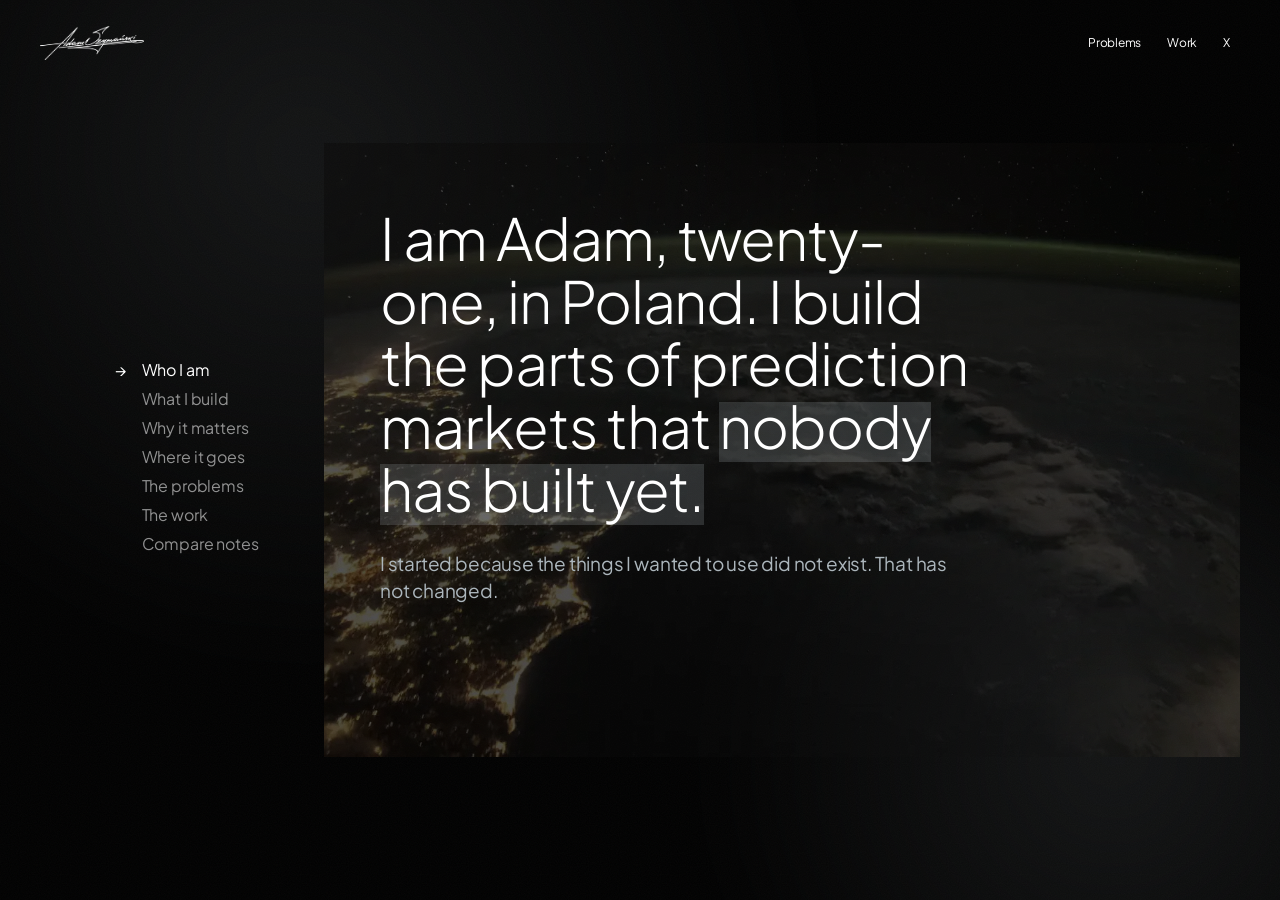
<file: index.html>
<!doctype html>
<html lang="en">
  <head>
    <meta charset="UTF-8" />
    <meta name="viewport" content="width=device-width, initial-scale=1.0" />
    <title>Adam Szymański</title>
    <meta name="description" content="Adam Szymański runs 10bips, pricing resolution risk in event contracts. Before that, founding engineer and quantitative developer at Blueprints Finance." />
    <link rel="canonical" href="https://adamszymanski.xyz/" />
    <meta name="theme-color" content="#000000" />
    <meta name="color-scheme" content="dark light" />

    <link rel="icon" type="image/x-icon" href="/assets/favicon/favicon.ico" />
    <link rel="icon" type="image/png" sizes="32x32" href="/assets/favicon/favicon-32x32.png" />
    <link rel="icon" type="image/png" sizes="16x16" href="/assets/favicon/favicon-16x16.png" />
    <link rel="apple-touch-icon" sizes="180x180" href="/assets/favicon/apple-touch-icon.png" />
    <link rel="manifest" href="/assets/favicon/site.webmanifest" />

    <meta property="og:type" content="website" />
    <meta property="og:site_name" content="Adam Szymański" />
    <meta property="og:title" content="Adam Szymański" />
    <meta property="og:description" content="Adam Szymański runs 10bips, which prices resolution risk to make event contracts bankable. Before that, founding engineer, then quantitative developer, at Blueprints Finance. Ten open problems written up." />
    <meta property="og:url" content="https://adamszymanski.xyz/" />
    <meta property="og:image" content="https://adamszymanski.xyz/assets/og/og-image.png" />
    <meta property="og:image:type" content="image/png" />
    <meta property="og:image:width" content="1200" />
    <meta property="og:image:height" content="630" />
    <meta property="og:image:alt" content="Adam Szymański: prediction markets and market infrastructure" />
    <meta property="og:image" content="https://adamszymanski.xyz/assets/og/og-square.png" />
    <meta property="og:image:type" content="image/png" />
    <meta property="og:image:width" content="1200" />
    <meta property="og:image:height" content="1200" />
    <meta property="og:image:alt" content="Adam Szymański: prediction markets and market infrastructure" />
    <meta property="og:locale" content="en_US" />

    <meta name="twitter:card" content="summary_large_image" />
    <meta name="twitter:site" content="@a_szymanski_" />
    <meta name="twitter:creator" content="@a_szymanski_" />

    <link rel="preconnect" href="https://fonts.googleapis.com" />
    <link rel="preconnect" href="https://fonts.gstatic.com" crossorigin />
    <link
      href="https://fonts.googleapis.com/css2?family=Plus+Jakarta+Sans:wght@300;400;500&display=swap"
      rel="stylesheet"
    />
    <link rel="stylesheet" href="/style.css" />
    <link rel="preload" as="image" href="/assets/media/beat-1.webp" />
  </head>
  <body>
    <main class="page" id="page" data-theme="dark">
      <!-- Ambient backdrop: two soft pools of light over film grain -->
      <div class="backdrop" aria-hidden="true">
        <span class="glow glow-a"></span>
        <span class="glow glow-b"></span>
        <span class="grain"></span>
      </div>

      <div class="experience">
        <header class="site-header">
          <a class="logo" href="/" aria-label="Adam Szymański, home">
            <img src="/assets/signature.webp" alt="Adam Szymański" />
          </a>
          <nav class="nav" aria-label="Site">
            <a href="/problems/">Problems</a>
            <a href="/work/">Work</a>
            <a href="https://x.com/a_szymanski_" target="_blank" rel="noopener">X</a>
          </nav>
        </header>

        <section class="stage">
          <h1 class="sr-only">
            Adam Szymański, founder of 10bips: pricing resolution risk to make
            event contracts bankable
          </h1>

          <!-- Beat list. Doubles as the progress indicator. -->
          <nav class="sections" aria-label="Sections">
            <button type="button" data-beat="0"><span aria-hidden="true">→</span>Who I am</button>
            <button type="button" data-beat="1"><span aria-hidden="true">→</span>What I build</button>
            <button type="button" data-beat="2"><span aria-hidden="true">→</span>Why it matters</button>
            <button type="button" data-beat="3"><span aria-hidden="true">→</span>Where it goes</button>
            <button type="button" data-beat="4"><span aria-hidden="true">→</span>The problems</button>
            <button type="button" data-beat="5"><span aria-hidden="true">→</span>The work</button>
            <button type="button" data-beat="6"><span aria-hidden="true">→</span>Compare notes</button>
          </nav>

          <!-- Copy stack. Every beat sits at the same origin, over the
               media plate; app.js reveals the current one's children with
               a staggered rise instead of sliding the block. -->
          <div class="copies">
            <article class="copy" id="who-i-am" data-beat="0" data-theme="dark">
              <p>
                I am Adam, twenty-one, in Poland. I build the parts of prediction
                markets that <span class="mark">nobody has built&nbsp;yet.</span>
              </p>
              <p class="sub">
                I started because the things I wanted to use did not exist. That
                has not changed.
              </p>
            </article>

            <article class="copy" id="what-i-build" data-beat="1" data-theme="blue">
              <p>
                Pricing models. Market-making tools.
                <span class="mark">The architecture those markets run&nbsp;on.</span>
              </p>
            </article>

            <article class="copy" id="why-it-matters" data-beat="2" data-theme="light">
              <p>
                Prediction markets are the first mechanism that
                <span class="mark">pays people for telling the truth about the future.</span>
                Today that mostly means elections and&nbsp;sports.
              </p>
            </article>

            <article class="copy" id="where-it-goes" data-beat="3" data-theme="blue">
              <p>
                Tomorrow it prices drug trial outcomes, startup survival, climate
                targets, economies' performance, and
                <span class="mark">the cost of a FLOP in&nbsp;2028.</span>
              </p>
              <p class="sub">
                Almost everything load-bearing underneath that is still unsolved.
                <a href="/problems/">Ten of those problems are written up here.</a>
                I am working on the infrastructure for the rest.
              </p>
            </article>

            <article class="copy" id="problems" data-beat="4" data-theme="dark">
              <p>
                Ten of those problems are written up.
                <span class="mark">None of them are&nbsp;solved.</span>
              </p>
              <p class="sub">
                Each one is explained three ways and ends with where I would
                start. <a href="/problems/">Read the index.</a>
              </p>
            </article>

            <article class="copy" id="work" data-beat="5" data-theme="light">
              <p>
                A contract is only as good as its settlement.
                <span class="mark">10bips prices that&nbsp;risk.</span>
              </p>
              <p class="sub">
                I run it to make event contracts bankable. Before it, I was
                founding engineer, then quantitative developer, at Blueprints
                Finance, and led engineering on Touchmarket.
                <a href="/work/">The whole list is here.</a>
              </p>
              <div class="work-marks">
                <a href="https://10bips.com/" target="_blank" rel="noopener">
                  <img class="mark-10bips" src="/assets/logos/10bips.svg" alt="10bips" />
                </a>
                <a href="https://touch.market/" target="_blank" rel="noopener">
                  <img class="mark-touchmarket" src="/assets/logos/touchmarket.svg" alt="Touchmarket" />
                </a>
                <a href="https://blueprints.finance/" target="_blank" rel="noopener">
                  <img class="mark-blueprints" src="/assets/logos/blueprints.svg" alt="Blueprints" />
                </a>
              </div>
            </article>

            <article class="copy" id="contact" data-beat="6" data-theme="dark" data-ending>
              <p>Compare&nbsp;notes.</p>
              <p class="sub">
                If you are working on any of this, or think one of the ten is
                wrong, I want to hear it.
              </p>
              <div class="actions">
                <a href="mailto:hi@adamszymanski.xyz">Email · hi@adamszymanski.xyz</a>
                <a class="ghost" href="https://x.com/a_szymanski_" target="_blank" rel="noopener">X · @a_szymanski_</a>
                <a class="ghost" href="https://signal.me/#eu/mgJfrey3UFX1N4fbjxit7_9RnvSt694FhBDMovSDUOrnuH4lN5RARqm74mZkVQze" target="_blank" rel="noopener">Signal · szymanski.96</a>
                <a class="ghost" href="https://t.me/adamszymanskidev" target="_blank" rel="noopener">Telegram · @adamszymanskidev</a>
              </div>
            </article>
          </div>

          <!-- Media plate. One fixed window, behind the copy, sized by
               app.js to enclose the tallest beat's copy and centred in the
               viewport — its geometry never changes once solved. Only the
               clip inside slides vertically between beats; the small frame
               is gone, since this layout carries one picture, not two.
               Looping, muted, silent clips — app.js plays the beat on
               screen and leaves the rest paused. Swap the files in
               assets/media/ to change it. -->
          <div class="media" aria-hidden="true">
            <div class="media-window">
              <div class="media-beat" data-beat="0">
                <video class="media-plate" src="/assets/media/beat-1.mp4" poster="/assets/media/beat-1.webp"
                       width="1560" height="902" muted loop playsinline preload="none"></video>
              </div>
              <div class="media-beat" data-beat="1">
                <video class="media-plate" src="/assets/media/beat-2.mp4" data-poster="/assets/media/beat-2.webp"
                       width="1560" height="902" muted loop playsinline preload="none"></video>
              </div>
              <div class="media-beat" data-beat="2">
                <video class="media-plate" src="/assets/media/beat-3.mp4" data-poster="/assets/media/beat-3.webp"
                       width="1560" height="902" muted loop playsinline preload="none"></video>
              </div>
              <div class="media-beat" data-beat="3">
                <video class="media-plate" src="/assets/media/beat-4.mp4" data-poster="/assets/media/beat-4.webp"
                       width="1560" height="902" muted loop playsinline preload="none"></video>
              </div>
              <div class="media-beat" data-beat="4">
                <video class="media-plate" src="/assets/media/beat-2.mp4" data-poster="/assets/media/beat-2.webp"
                       width="1560" height="902" muted loop playsinline preload="none"></video>
              </div>
              <div class="media-beat" data-beat="5">
                <video class="media-plate" src="/assets/media/beat-5.mp4" data-poster="/assets/media/beat-5.webp"
                       width="1560" height="902" muted loop playsinline preload="none"></video>
              </div>
              <div class="media-beat" data-beat="6">
                <video class="media-plate" src="/assets/media/beat-6.mp4" data-poster="/assets/media/beat-6.webp"
                       width="1560" height="902" muted loop playsinline preload="none"></video>
              </div>
            </div>
          </div>

          <!-- Visible only on keyboard focus; the beats are also reachable
               from the section list and the arrow keys. -->
          <div class="step-controls">
            <button type="button" data-step="-1">Previous</button>
            <button type="button" data-step="1">Next</button>
          </div>

          <!-- Phone only: names the next beat over the bottom of the
               picture; a tap steps to it. app.js fills the name. -->
          <button type="button" class="next-beat">
            <span class="next-beat-pre">Next</span><span class="next-beat-label"></span><span aria-hidden="true">↓</span>
          </button>
        </section>

        <footer class="site-footer">
          <p class="copyright">Adam Szymański<br />© 2026 · <a href="/work/#credits">Credits</a></p>
          <div class="footer-group">
            <span>Elsewhere</span>
            <a href="https://x.com/a_szymanski_" target="_blank" rel="noopener">X</a>
            <a href="https://signal.me/#eu/mgJfrey3UFX1N4fbjxit7_9RnvSt694FhBDMovSDUOrnuH4lN5RARqm74mZkVQze" target="_blank" rel="noopener">Signal</a>
            <a href="https://t.me/adamszymanskidev" target="_blank" rel="noopener">Telegram</a>
          </div>
          <div class="footer-group">
            <span>Work</span>
            <a href="/work/">All</a>
            <a href="https://10bips.com/" target="_blank" rel="noopener">10bips</a>
            <a href="https://blueprints.finance/" target="_blank" rel="noopener">Blueprints</a>
            <a href="https://touch.market/" target="_blank" rel="noopener">Touchmarket</a>
          </div>
          <a class="footer-end" href="/problems/">Problems</a>
        </footer>
      </div>
    </main>

    <script src="/app.js"></script>
  </body>
</html>
</file>
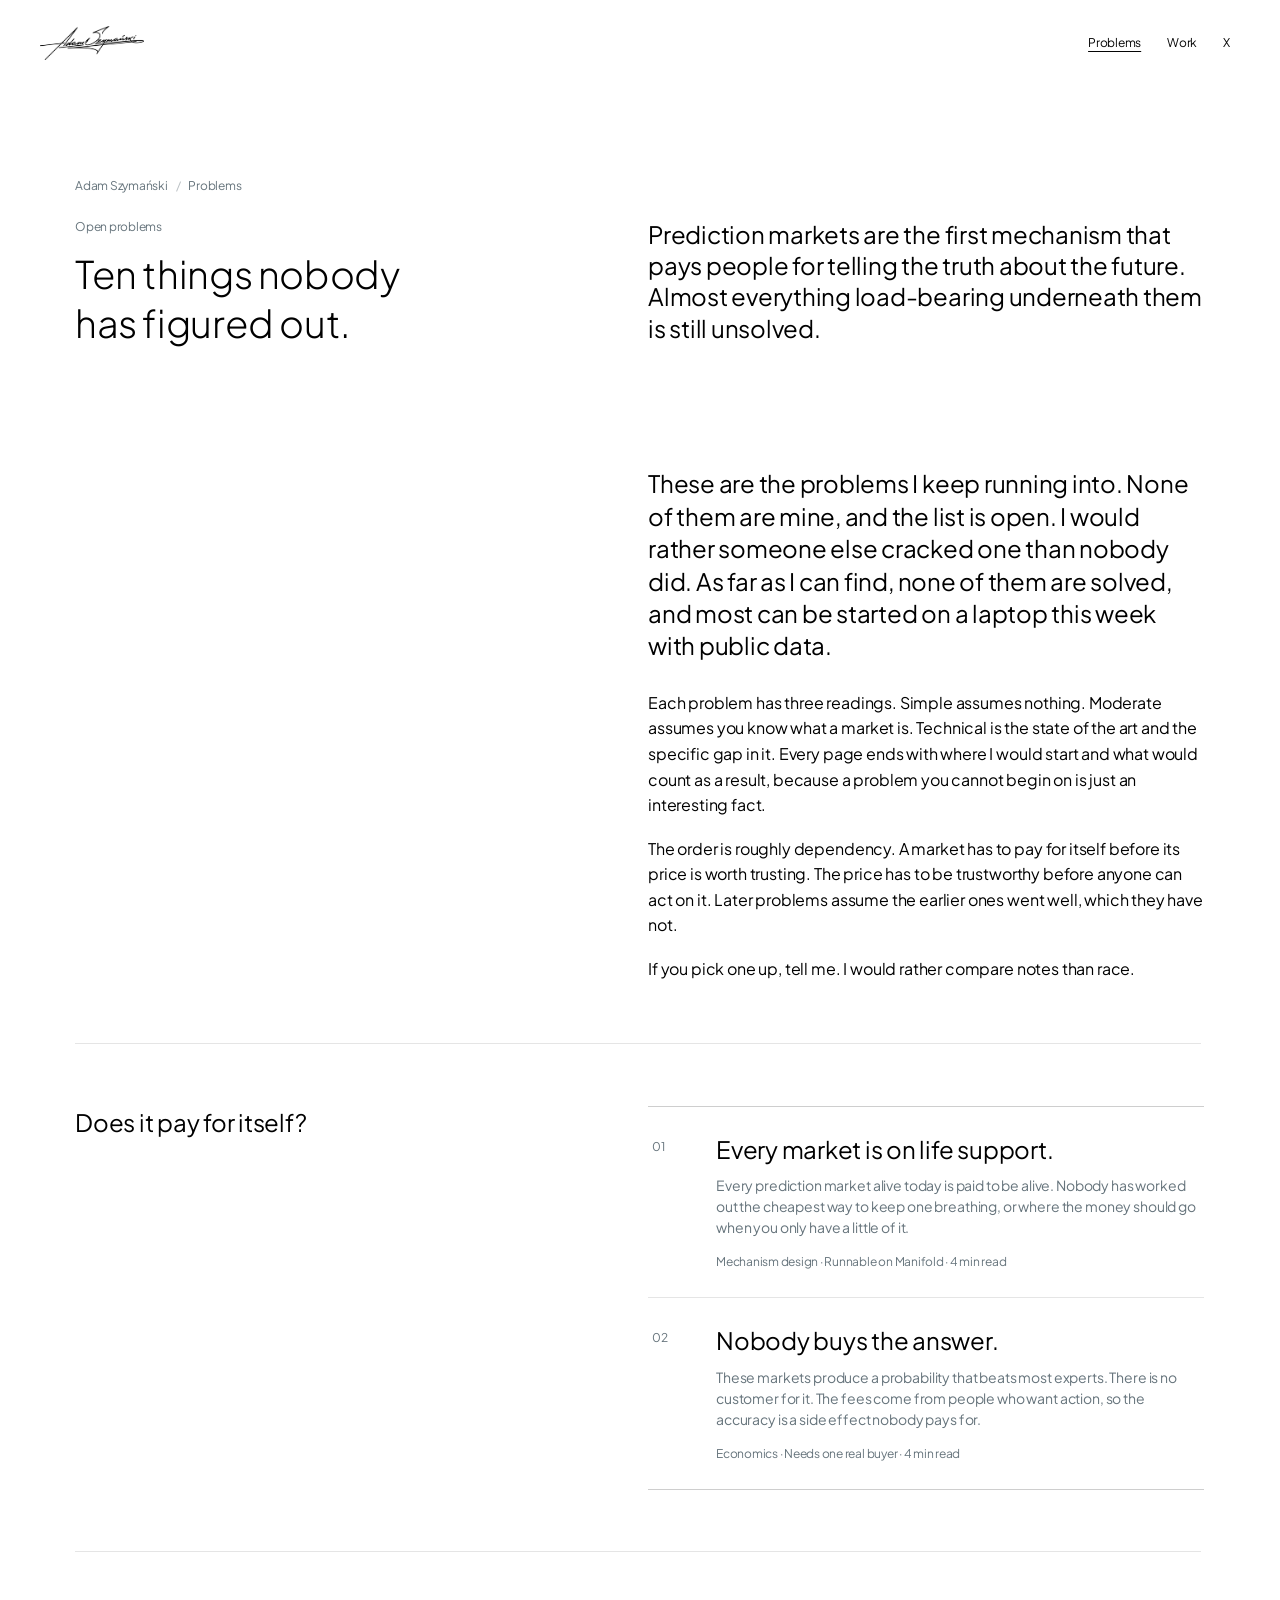
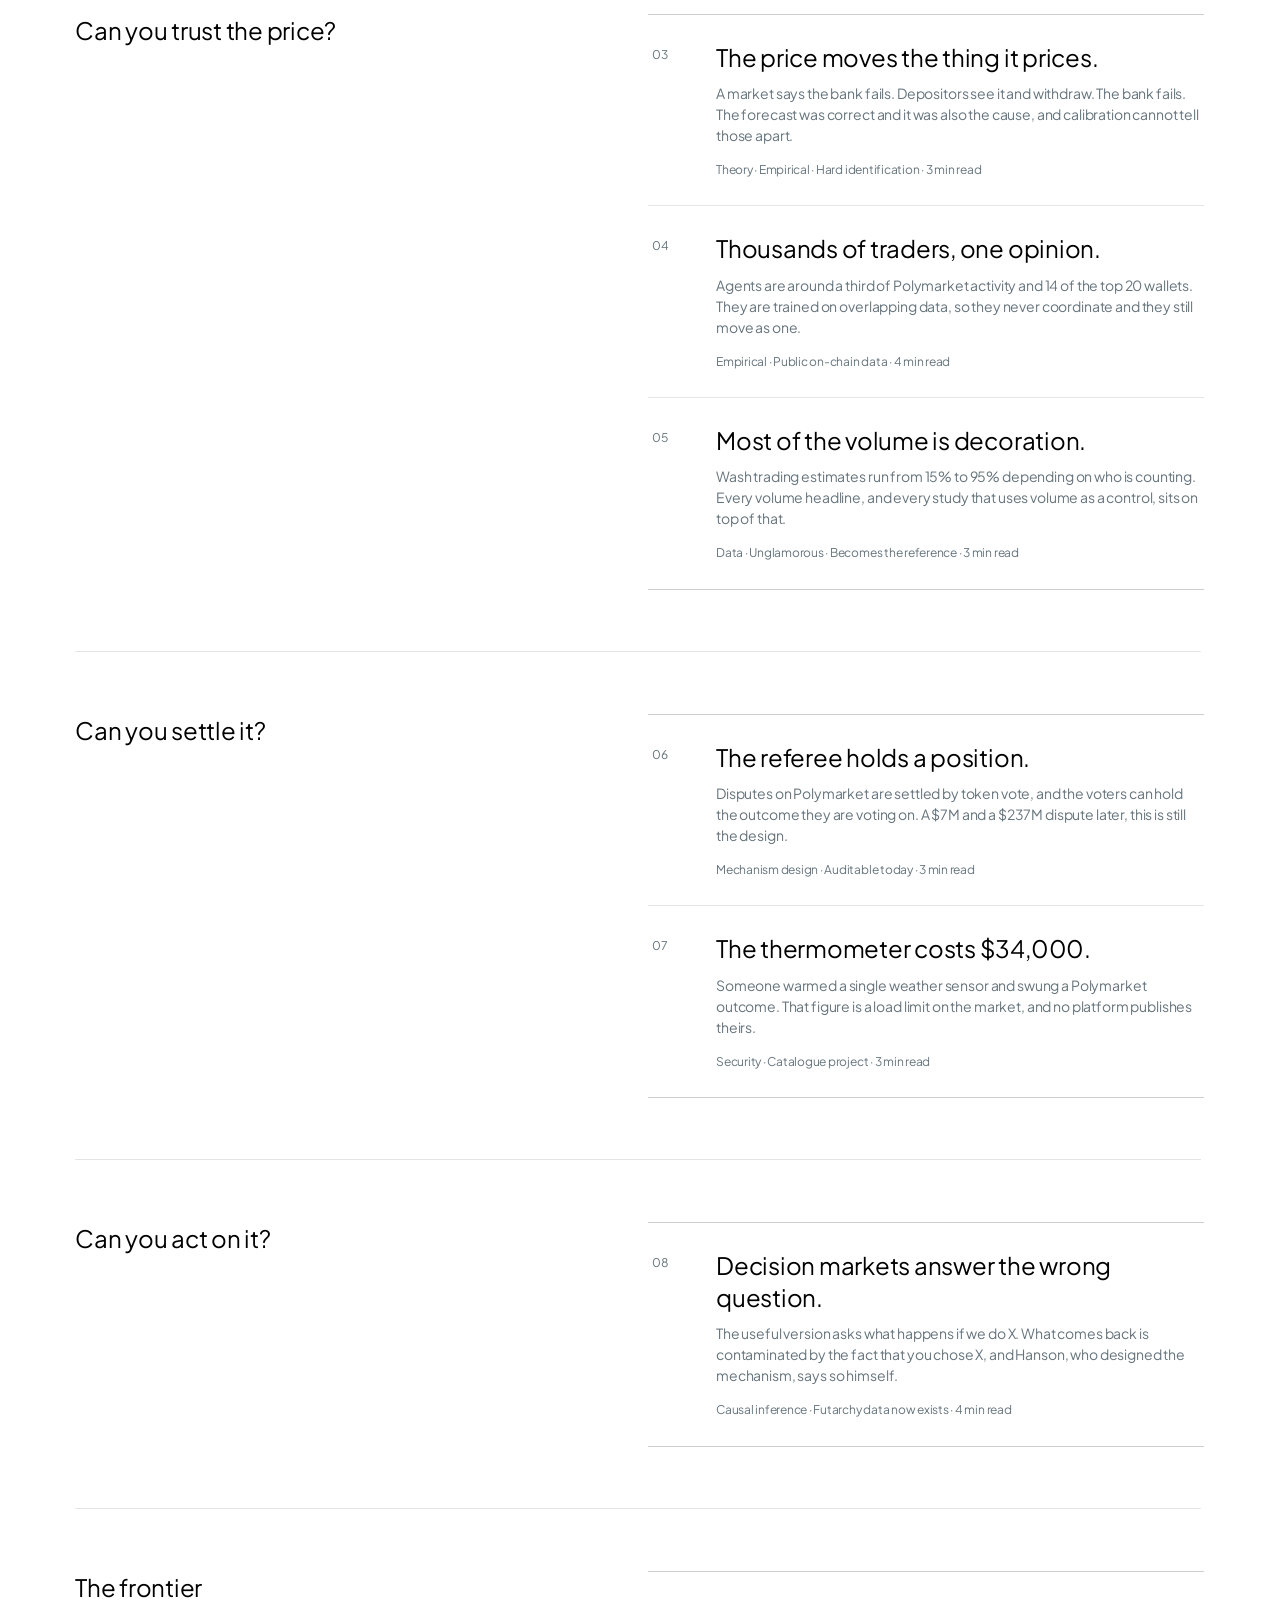
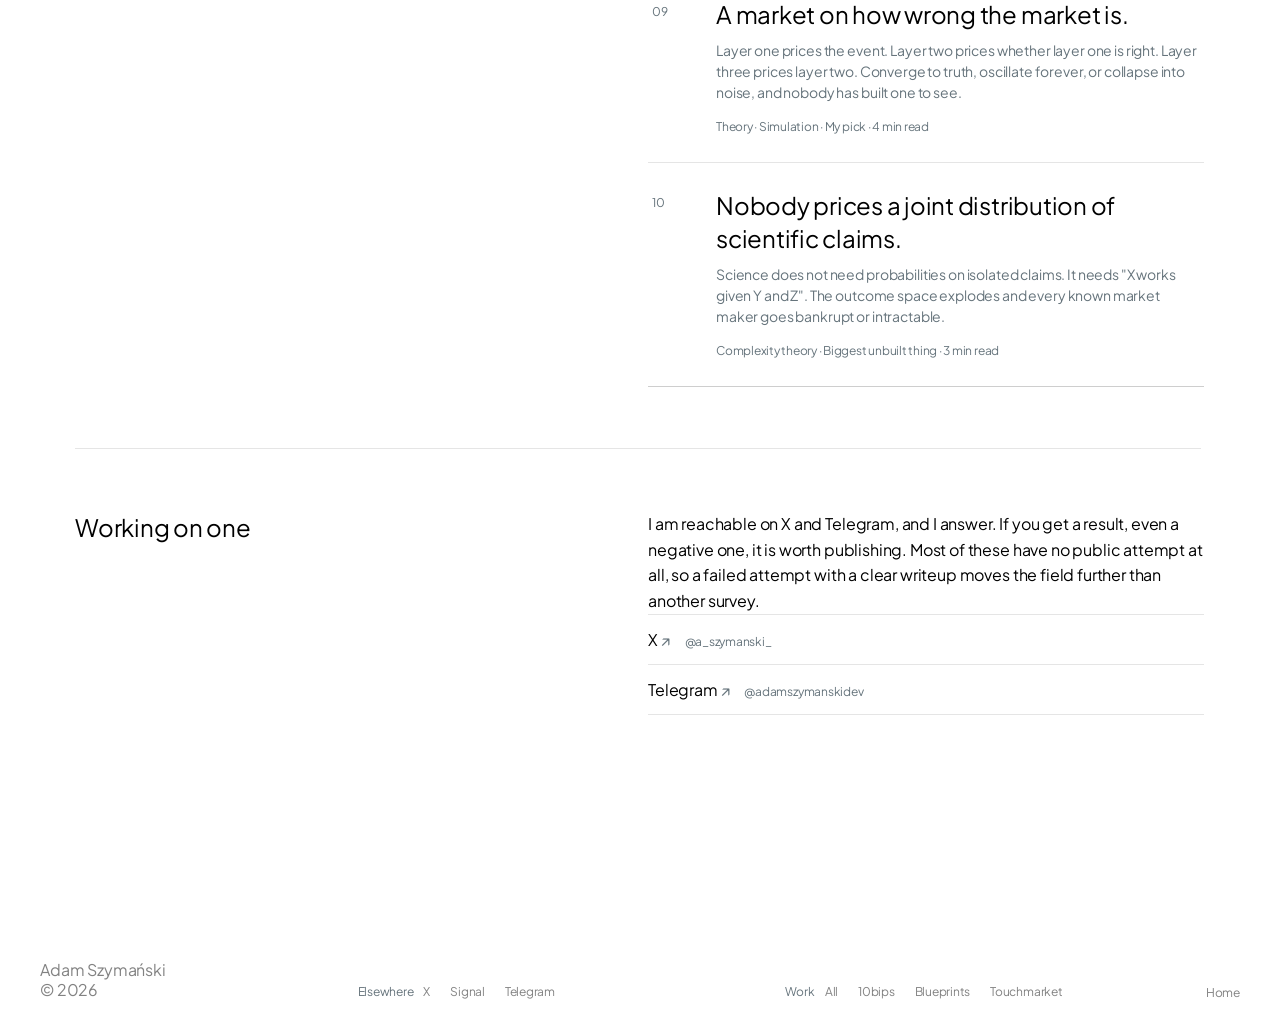
<file: problems/index.html>
<!doctype html>
<html lang="en">
  <head>
    <meta charset="UTF-8" />
    <meta name="viewport" content="width=device-width, initial-scale=1.0" />
    <title>Open Problems in Prediction Markets · Adam Szymański</title>
    <meta name="description" content="Ten open problems in prediction markets, each explained three ways, with a concrete place to start. None of them are solved. Most can be started on a laptop this week." />
    <link rel="canonical" href="https://adamszymanski.xyz/problems/" />
    <meta name="theme-color" content="#ffffff" />
    <meta name="color-scheme" content="light" />

    <link rel="icon" type="image/x-icon" href="/assets/favicon/favicon.ico" />
    <link rel="icon" type="image/png" sizes="32x32" href="/assets/favicon/favicon-32x32.png" />
    <link rel="icon" type="image/png" sizes="16x16" href="/assets/favicon/favicon-16x16.png" />
    <link rel="apple-touch-icon" sizes="180x180" href="/assets/favicon/apple-touch-icon.png" />
    <link rel="manifest" href="/assets/favicon/site.webmanifest" />

    <meta property="og:type" content="website" />
    <meta property="og:site_name" content="Adam Szymański" />
    <meta property="og:title" content="Open Problems in Prediction Markets" />
    <meta property="og:description" content="Ten open problems in prediction markets, each explained three ways, with a concrete place to start." />
    <meta property="og:url" content="https://adamszymanski.xyz/problems/" />
    <meta property="og:image" content="https://adamszymanski.xyz/assets/og/og-image.png" />
    <meta property="og:locale" content="en_US" />

    <meta name="twitter:card" content="summary_large_image" />
    <meta name="twitter:site" content="@a_szymanski_" />
    <meta name="twitter:creator" content="@a_szymanski_" />

    <link rel="preconnect" href="https://fonts.googleapis.com" />
    <link rel="preconnect" href="https://fonts.gstatic.com" crossorigin />
    <link
      href="https://fonts.googleapis.com/css2?family=Plus+Jakarta+Sans:wght@300;400;500&display=swap"
      rel="stylesheet"
    />
    <link rel="stylesheet" href="/style.css" />
  </head>
  <body>
    <div class="page doc" data-theme="light">
      <header class="site-header">
        <a class="logo" href="/" aria-label="Adam Szymański, home">
          <img src="/assets/signature.webp" alt="Adam Szymański" />
        </a>
        <nav class="nav" aria-label="Site">
          <a href="/problems/" aria-current="page">Problems</a>
          <a href="/work/">Work</a>
          <a href="https://x.com/a_szymanski_" target="_blank" rel="noopener">X</a>
        </nav>
      </header>

      <main class="doc-main">
      <nav class="crumb">
        <a href="/">Adam Szymański</a><span class="slash">/</span>Problems
      </nav>

      <header class="top">
        <p class="eyebrow">Open problems</p>
        <h1 class="ptitle">Ten things nobody has figured out.</h1>
        <p class="standfirst">
          Prediction markets are the first mechanism that pays people for telling
          the truth about the future. Almost everything load-bearing underneath
          them is still unsolved.
        </p>
      </header>

      <section class="block">
        <p class="lede">
          These are the problems I keep running into. None of them are mine, and
          the list is open. I would rather someone else cracked one than nobody
          did. As far as I can find, none of them are solved, and most can be
          started on a laptop this week with public data.
        </p>
        <p>
          Each problem has three readings. Simple assumes nothing. Moderate
          assumes you know what a market is. Technical is the state of the art
          and the specific gap in it. Every page ends with where I would start
          and what would count as a result, because a problem you cannot begin
          on is just an interesting fact.
        </p>
        <p>
          The order is roughly dependency. A market has to pay for itself before
          its price is worth trusting. The price has to be trustworthy before
          anyone can act on it. Later problems assume the earlier ones went well,
          which they have not.
        </p>
        <p>
          If you pick one up, tell me. I would rather compare notes than race.
        </p>
      </section>

      <section class="block">
        <h2>Does it pay for itself?</h2>
        <ul class="cards">
          <li>
            <a class="card" href="/problems/subsidies.html">
              <span class="card-num">01</span>
              <p class="card-title">Every market is on life support.</p>
              <p class="card-hook">
                Every prediction market alive today is paid to be alive. Nobody
                has worked out the cheapest way to keep one breathing, or where
                the money should go when you only have a little of it.
              </p>
              <p class="card-tags">Mechanism design · Runnable on Manifold · 4&nbsp;min&nbsp;read</p>
            </a>
          </li>
          <li>
            <a class="card" href="/problems/who-pays.html">
              <span class="card-num">02</span>
              <p class="card-title">Nobody buys the answer.</p>
              <p class="card-hook">
                These markets produce a probability that beats most experts.
                There is no customer for it. The fees come from people who want
                action, so the accuracy is a side effect nobody pays for.
              </p>
              <p class="card-tags">Economics · Needs one real buyer · 4&nbsp;min&nbsp;read</p>
            </a>
          </li>
        </ul>
      </section>

      <section class="block">
        <h2>Can you trust the price?</h2>
        <ul class="cards">
          <li>
            <a class="card" href="/problems/reflexivity.html">
              <span class="card-num">03</span>
              <p class="card-title">The price moves the thing it prices.</p>
              <p class="card-hook">
                A market says the bank fails. Depositors see it and withdraw. The
                bank fails. The forecast was correct and it was also the cause,
                and calibration cannot tell those apart.
              </p>
              <p class="card-tags">Theory · Empirical · Hard identification · 3&nbsp;min&nbsp;read</p>
            </a>
          </li>
          <li>
            <a class="card" href="/problems/shadow-coordination.html">
              <span class="card-num">04</span>
              <p class="card-title">Thousands of traders, one opinion.</p>
              <p class="card-hook">
                Agents are around a third of Polymarket activity and 14 of the
                top 20 wallets. They are trained on overlapping data, so they
                never coordinate and they still move as one.
              </p>
              <p class="card-tags">Empirical · Public on-chain data · 4&nbsp;min&nbsp;read</p>
            </a>
          </li>
          <li>
            <a class="card" href="/problems/wash-trading.html">
              <span class="card-num">05</span>
              <p class="card-title">Most of the volume is decoration.</p>
              <p class="card-hook">
                Wash trading estimates run from 15% to 95% depending on who is
                counting. Every volume headline, and every study that uses volume
                as a control, sits on top of that.
              </p>
              <p class="card-tags">Data · Unglamorous · Becomes the reference · 3&nbsp;min&nbsp;read</p>
            </a>
          </li>
        </ul>
      </section>

      <section class="block">
        <h2>Can you settle it?</h2>
        <ul class="cards">
          <li>
            <a class="card" href="/problems/resolution-independence.html">
              <span class="card-num">06</span>
              <p class="card-title">The referee holds a position.</p>
              <p class="card-hook">
                Disputes on Polymarket are settled by token vote, and the voters
                can hold the outcome they are voting on. A $7M and a $237M
                dispute later, this is still the design.
              </p>
              <p class="card-tags">Mechanism design · Auditable today · 3&nbsp;min&nbsp;read</p>
            </a>
          </li>
          <li>
            <a class="card" href="/problems/manipulation-ceiling.html">
              <span class="card-num">07</span>
              <p class="card-title">The thermometer costs $34,000.</p>
              <p class="card-hook">
                Someone warmed a single weather sensor and swung a Polymarket
                outcome. That figure is a load limit on the market, and no
                platform publishes theirs.
              </p>
              <p class="card-tags">Security · Catalogue project · 3&nbsp;min&nbsp;read</p>
            </a>
          </li>
        </ul>
      </section>

      <section class="block">
        <h2>Can you act on it?</h2>
        <ul class="cards">
          <li>
            <a class="card" href="/problems/decision-selection-bias.html">
              <span class="card-num">08</span>
              <p class="card-title">Decision markets answer the wrong question.</p>
              <p class="card-hook">
                The useful version asks what happens if we do X. What comes back
                is contaminated by the fact that you chose X, and Hanson, who
                designed the mechanism, says so himself.
              </p>
              <p class="card-tags">Causal inference · Futarchy data now exists · 4&nbsp;min&nbsp;read</p>
            </a>
          </li>
        </ul>
      </section>

      <section class="block">
        <h2>The frontier</h2>
        <ul class="cards">
          <li>
            <a class="card" href="/problems/meta-markets.html">
              <span class="card-num">09</span>
              <p class="card-title">A market on how wrong the market is.</p>
              <p class="card-hook">
                Layer one prices the event. Layer two prices whether layer one is
                right. Layer three prices layer two. Converge to truth, oscillate
                forever, or collapse into noise, and nobody has built one to see.
              </p>
              <p class="card-tags">Theory · Simulation · My pick · 4&nbsp;min&nbsp;read</p>
            </a>
          </li>
          <li>
            <a class="card" href="/problems/combinatorial-makers.html">
              <span class="card-num">10</span>
              <p class="card-title">Nobody prices a joint distribution of scientific claims.</p>
              <p class="card-hook">
                Science does not need probabilities on isolated claims. It needs
                "X works given Y and Z". The outcome space explodes and every
                known market maker goes bankrupt or intractable.
              </p>
              <p class="card-tags">Complexity theory · Biggest unbuilt thing · 3&nbsp;min&nbsp;read</p>
            </a>
          </li>
        </ul>
      </section>

      <section class="block">
        <h2>Working on one</h2>
        <p>
          I am reachable on X and Telegram, and I answer. If you get a result,
          even a negative one, it is worth publishing. Most of these have no
          public attempt at all, so a failed attempt with a clear writeup moves
          the field further than another survey.
        </p>
        <ul class="list">
          <li>
            <a class="a" href="https://x.com/a_szymanski_" target="_blank">X</a>
            <span class="t">@a_szymanski_</span>
          </li>
          <li>
            <a class="a" href="https://t.me/adamszymanskidev" target="_blank">Telegram</a>
            <span class="t">@adamszymanskidev</span>
          </li>
        </ul>
      </section>
      </main>

      <footer class="site-footer doc-footer">
        <p class="copyright">Adam Szymański<br />© 2026</p>
        <div class="footer-group">
          <span>Elsewhere</span>
          <a href="https://x.com/a_szymanski_" target="_blank" rel="noopener">X</a>
          <a href="https://signal.me/#eu/mgJfrey3UFX1N4fbjxit7_9RnvSt694FhBDMovSDUOrnuH4lN5RARqm74mZkVQze" target="_blank" rel="noopener">Signal</a>
          <a href="https://t.me/adamszymanskidev" target="_blank" rel="noopener">Telegram</a>
        </div>
        <div class="footer-group">
          <span>Work</span>
          <a href="/work/">All</a>
          <a href="https://10bips.com/" target="_blank" rel="noopener">10bips</a>
          <a href="https://blueprints.finance/" target="_blank" rel="noopener">Blueprints</a>
          <a href="https://touch.market/" target="_blank" rel="noopener">Touchmarket</a>
        </div>
        <a class="footer-end" href="/">Home</a>
      </footer>
    </div>
  </body>
</html>
</file>
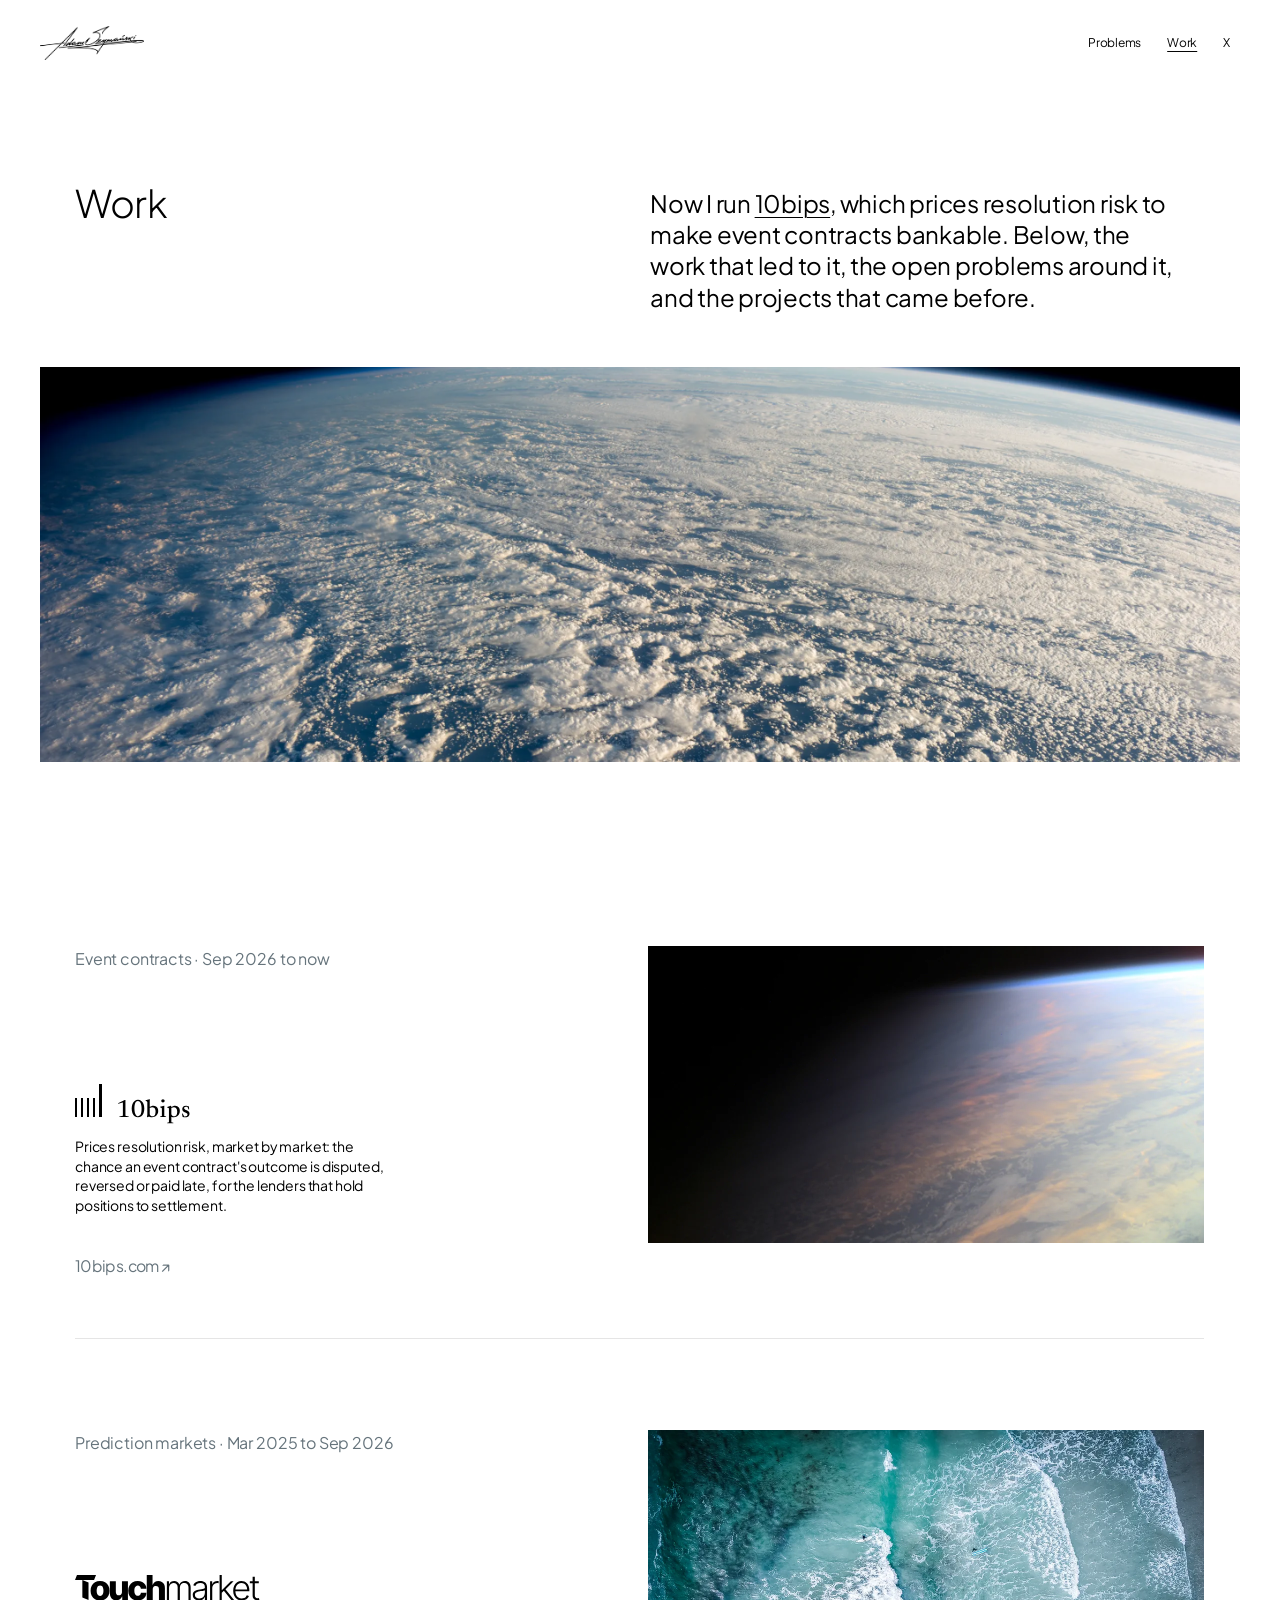
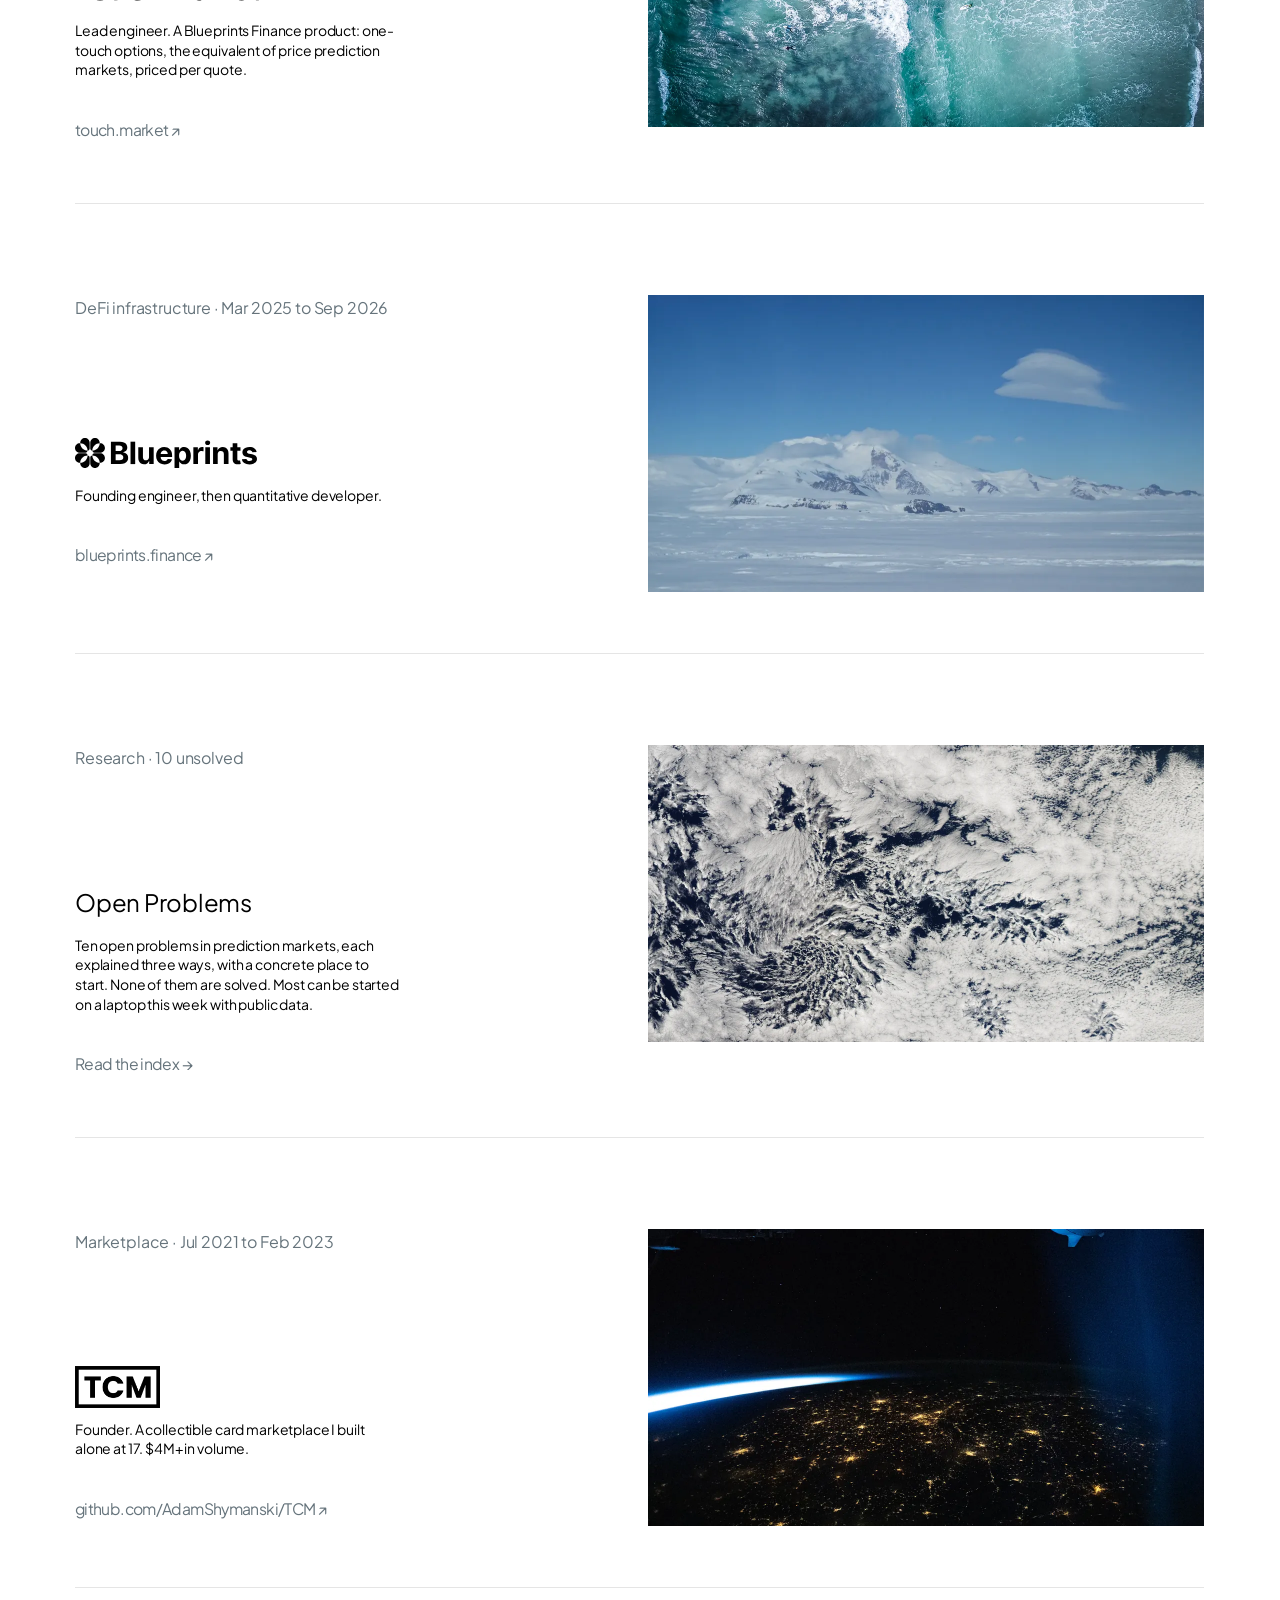
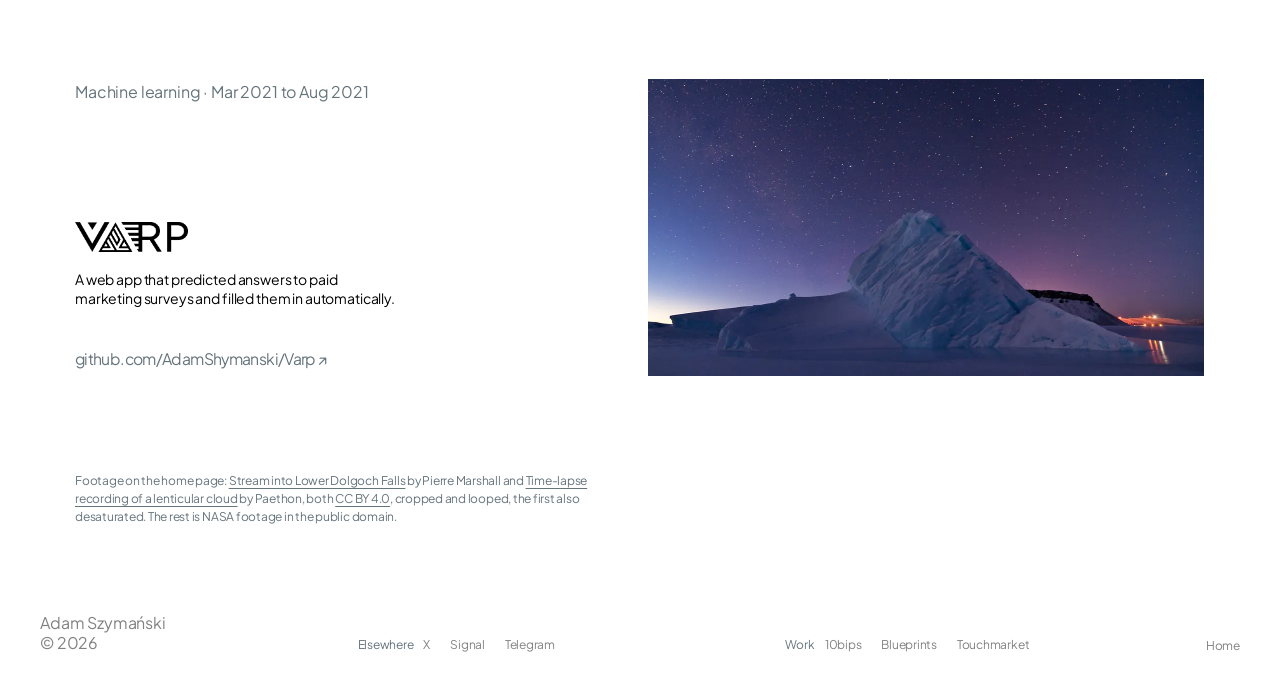
<file: work/index.html>
<!doctype html>
<html lang="en">
  <head>
    <meta charset="UTF-8" />
    <meta name="viewport" content="width=device-width, initial-scale=1.0" />
    <title>Work · Adam Szymański</title>
    <meta name="description" content="Projects by Adam Szymański: 10bips, which prices resolution risk in event contracts, plus Touchmarket, Blueprints, open problems and earlier work." />
    <link rel="canonical" href="https://adamszymanski.xyz/work/" />
    <meta name="theme-color" content="#ffffff" />
    <meta name="color-scheme" content="light" />

    <link rel="icon" type="image/x-icon" href="/assets/favicon/favicon.ico" />
    <link rel="icon" type="image/png" sizes="32x32" href="/assets/favicon/favicon-32x32.png" />
    <link rel="icon" type="image/png" sizes="16x16" href="/assets/favicon/favicon-16x16.png" />
    <link rel="apple-touch-icon" sizes="180x180" href="/assets/favicon/apple-touch-icon.png" />
    <link rel="manifest" href="/assets/favicon/site.webmanifest" />

    <meta property="og:type" content="website" />
    <meta property="og:site_name" content="Adam Szymański" />
    <meta property="og:title" content="Work · Adam Szymański" />
    <meta property="og:description" content="10bips, Touchmarket, Blueprints, an index of open problems in prediction markets, and earlier work in markets and machine learning." />
    <meta property="og:url" content="https://adamszymanski.xyz/work/" />
    <meta property="og:image" content="https://adamszymanski.xyz/assets/og/og-image.png" />
    <meta property="og:image:alt" content="Adam Szymański: prediction markets and market infrastructure" />
    <meta property="og:locale" content="en_US" />

    <meta name="twitter:card" content="summary_large_image" />
    <meta name="twitter:site" content="@a_szymanski_" />
    <meta name="twitter:creator" content="@a_szymanski_" />

    <link rel="preconnect" href="https://fonts.googleapis.com" />
    <link rel="preconnect" href="https://fonts.gstatic.com" crossorigin />
    <link
      href="https://fonts.googleapis.com/css2?family=Plus+Jakarta+Sans:wght@300;400;500&display=swap"
      rel="stylesheet"
    />
    <link rel="stylesheet" href="/style.css" />
  </head>
  <body>
    <div class="page doc" data-theme="light">
      <header class="site-header">
        <a class="logo" href="/" aria-label="Adam Szymański, home">
          <img src="/assets/signature.webp" alt="Adam Szymański" />
        </a>
        <nav class="nav" aria-label="Site">
          <a href="/problems/">Problems</a>
          <a href="/work/" aria-current="page">Work</a>
          <a href="https://x.com/a_szymanski_" target="_blank" rel="noopener">X</a>
        </nav>
      </header>

      <div class="introduction">
        <h1>Work</h1>
        <p>
          Now I run <a href="https://10bips.com/" target="_blank" rel="noopener">10bips</a>,
          which prices resolution risk to make event contracts bankable.
          Below, the work that led to it, the open problems around it, and
          the projects that came before.
        </p>
      </div>

      <div class="hero">
        <img src="/assets/editorial/work-hero.webp" alt="" width="2720" height="896" />
      </div>

      <div class="project-list">
        <article class="project-row">
          <div class="project-copy">
            <p class="project-meta">Event contracts · Sep 2026 to now</p>
            <div class="project-details">
              <h2 class="project-mark">
                <img class="mark-10bips" src="/assets/logos/10bips.svg" alt="10bips" />
              </h2>
              <p>
                Prices resolution risk, market by market: the chance an event
                contract's outcome is disputed, reversed or paid late, for the
                lenders that hold positions to settlement.
              </p>
              <a class="learn-more" href="https://10bips.com/" target="_blank" rel="noopener">10bips.com ↗</a>
            </div>
          </div>
          <a class="project-media" href="https://10bips.com/" target="_blank" rel="noopener" aria-label="10bips">
            <img src="/assets/editorial/10bips.webp" alt="" width="1112" height="594" />
          </a>
        </article>

        <article class="project-row">
          <div class="project-copy">
            <p class="project-meta">Prediction markets · Mar 2025 to Sep 2026</p>
            <div class="project-details">
              <h2 class="project-mark">
                <img class="mark-touchmarket" src="/assets/logos/touchmarket.svg" alt="Touchmarket" />
              </h2>
              <p>
                Lead engineer. A Blueprints Finance product: one-touch
                options, the equivalent of price prediction markets, priced
                per quote.
              </p>
              <a class="learn-more" href="https://touch.market/" target="_blank" rel="noopener">touch.market ↗</a>
            </div>
          </div>
          <a class="project-media" href="https://touch.market/" target="_blank" rel="noopener" aria-label="Touchmarket">
            <img src="/assets/editorial/touchmarket.webp" alt="" width="1112" height="594" loading="lazy" />
          </a>
        </article>

        <article class="project-row">
          <div class="project-copy">
            <p class="project-meta">DeFi infrastructure · Mar 2025 to Sep 2026</p>
            <div class="project-details">
              <h2 class="project-mark">
                <img class="mark-blueprints" src="/assets/logos/blueprints.svg" alt="Blueprints" />
              </h2>
              <p>Founding engineer, then quantitative developer.</p>
              <a class="learn-more" href="https://blueprints.finance/" target="_blank" rel="noopener">blueprints.finance ↗</a>
            </div>
          </div>
          <a class="project-media" href="https://blueprints.finance/" target="_blank" rel="noopener" aria-label="Blueprints">
            <img src="/assets/editorial/blueprints.webp" alt="" width="1112" height="594" loading="lazy" />
          </a>
        </article>

        <article class="project-row">
          <div class="project-copy">
            <p class="project-meta">Research · 10 unsolved</p>
            <div class="project-details">
              <h2>Open Problems</h2>
              <p>
                Ten open problems in prediction markets, each explained three
                ways, with a concrete place to start. None of them are solved.
                Most can be started on a laptop this week with public data.
              </p>
              <a class="learn-more" href="/problems/">Read the index →</a>
            </div>
          </div>
          <a class="project-media" href="/problems/" aria-label="Open Problems">
            <img src="/assets/editorial/problems.webp" alt="" width="1112" height="594" loading="lazy" />
          </a>
        </article>

        <article class="project-row">
          <div class="project-copy">
            <p class="project-meta">Marketplace · Jul 2021 to Feb 2023</p>
            <div class="project-details">
              <h2 class="project-mark">
                <img class="mark-tcm" src="/assets/logos/tcm.png" alt="TCM" />
              </h2>
              <p>
                Founder. A collectible card marketplace I built alone at 17.
                $4M+ in volume.
              </p>
              <a class="learn-more" href="https://github.com/AdamShymanski/TCM" target="_blank" rel="noopener">github.com/AdamShymanski/TCM ↗</a>
            </div>
          </div>
          <a class="project-media" href="https://github.com/AdamShymanski/TCM" target="_blank" rel="noopener" aria-label="TCM">
            <img src="/assets/editorial/tcm.webp" alt="" width="1112" height="594" loading="lazy" />
          </a>
        </article>

        <article class="project-row">
          <div class="project-copy">
            <p class="project-meta">Machine learning · Mar 2021 to Aug 2021</p>
            <div class="project-details">
              <h2 class="project-mark">
                <img class="mark-varp" src="/assets/logos/varp.png" alt="Varp" />
              </h2>
              <p>A web app that predicted answers to paid marketing surveys and filled them in automatically.</p>
              <a class="learn-more" href="https://github.com/AdamShymanski/Varp" target="_blank" rel="noopener">github.com/AdamShymanski/Varp ↗</a>
            </div>
          </div>
          <a class="project-media" href="https://github.com/AdamShymanski/Varp" target="_blank" rel="noopener" aria-label="Varp">
            <img src="/assets/editorial/varp.webp" alt="" width="1112" height="594" loading="lazy" />
          </a>
        </article>
      </div>

      <section class="credits" id="credits">
        <p>Footage on the home page: <a href="https://commons.wikimedia.org/wiki/File:Stream_into_Lower_Dolgoch_Falls.webm" target="_blank" rel="noopener">Stream into Lower Dolgoch Falls</a> by Pierre Marshall and <a href="https://commons.wikimedia.org/wiki/File:Time-lapse_recording_of_a_lenticular_cloud.webm" target="_blank" rel="noopener">Time-lapse recording of a lenticular cloud</a> by Paethon, both <a href="https://creativecommons.org/licenses/by/4.0/" target="_blank" rel="noopener">CC BY 4.0</a>, cropped and looped, the first also desaturated. The rest is NASA footage in the public domain.</p>
      </section>

      <footer class="site-footer doc-footer">
        <p class="copyright">Adam Szymański<br />© 2026</p>
        <div class="footer-group">
          <span>Elsewhere</span>
          <a href="https://x.com/a_szymanski_" target="_blank" rel="noopener">X</a>
          <a href="https://signal.me/#eu/mgJfrey3UFX1N4fbjxit7_9RnvSt694FhBDMovSDUOrnuH4lN5RARqm74mZkVQze" target="_blank" rel="noopener">Signal</a>
          <a href="https://t.me/adamszymanskidev" target="_blank" rel="noopener">Telegram</a>
        </div>
        <div class="footer-group">
          <span>Work</span>
          <a href="https://10bips.com/" target="_blank" rel="noopener">10bips</a>
          <a href="https://blueprints.finance/" target="_blank" rel="noopener">Blueprints</a>
          <a href="https://touch.market/" target="_blank" rel="noopener">Touchmarket</a>
        </div>
        <a class="footer-end" href="/">Home</a>
      </footer>
    </div>
  </body>
</html>
</file>
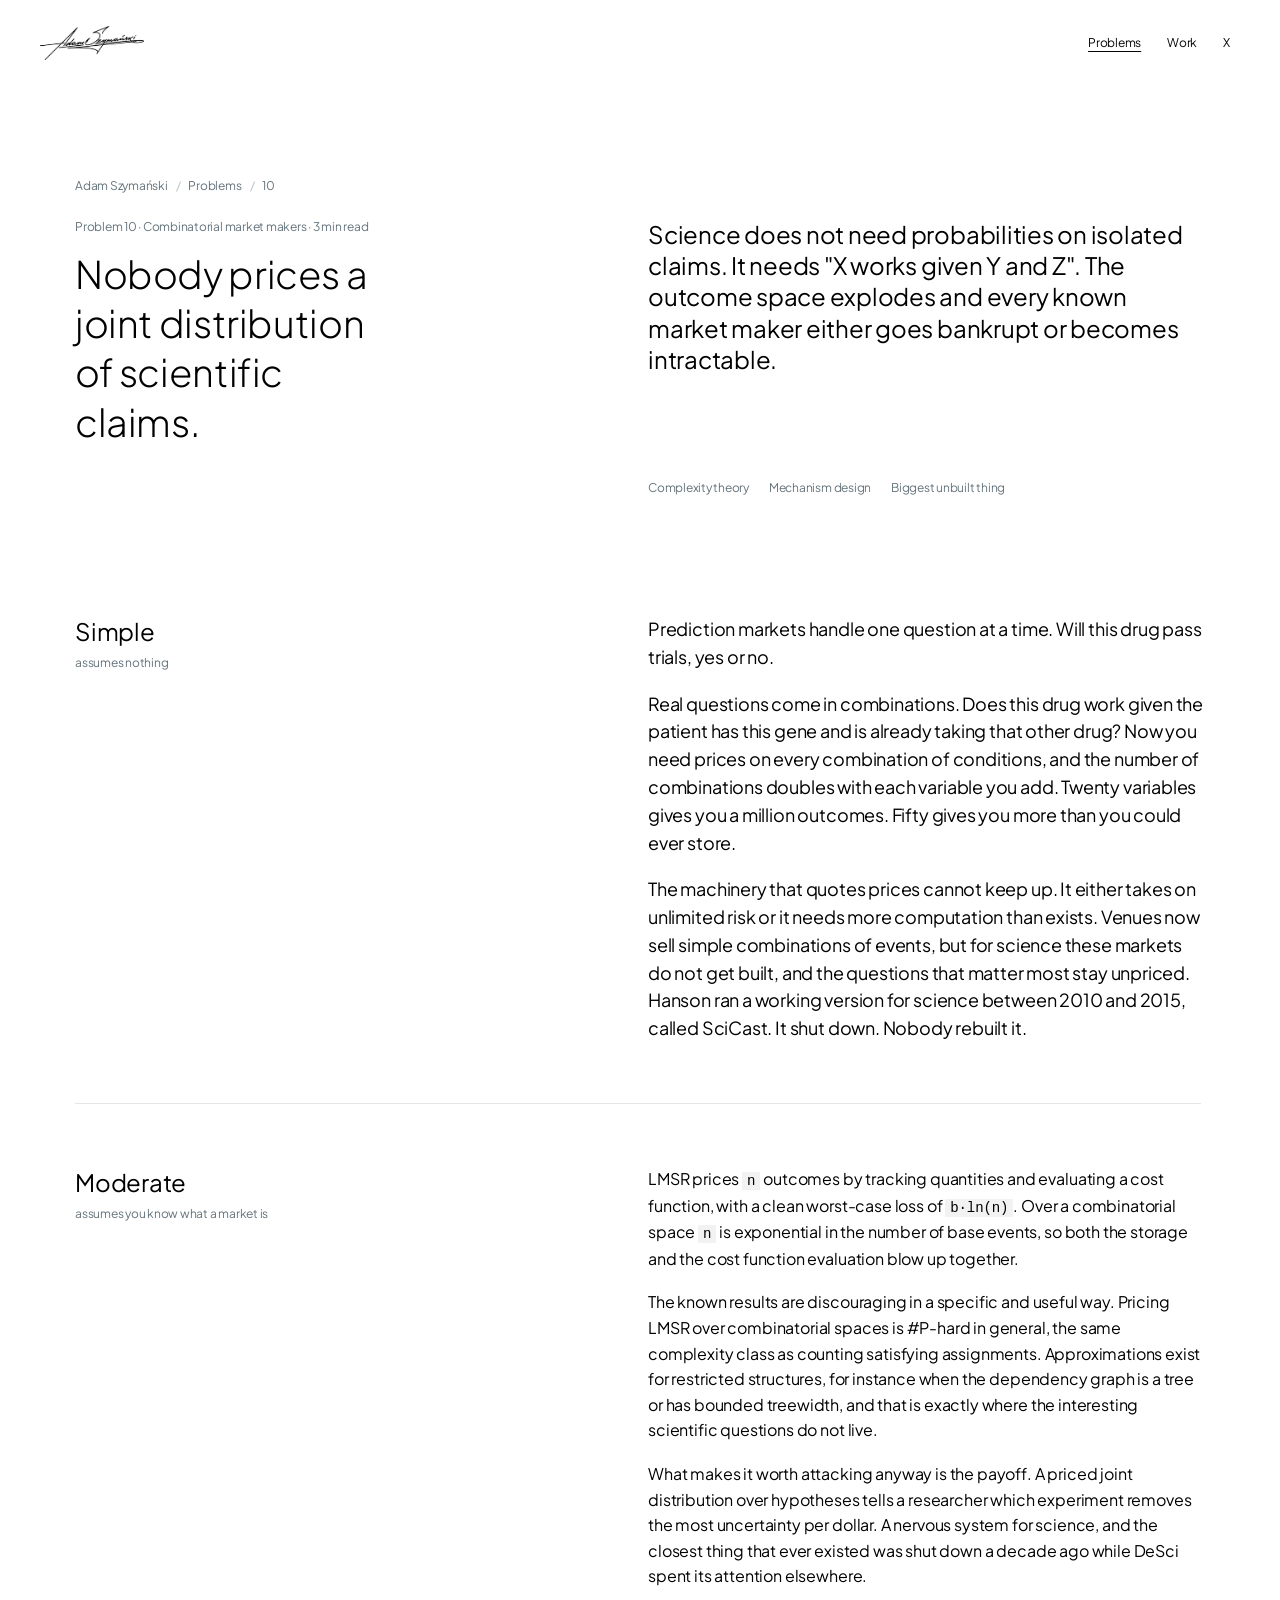
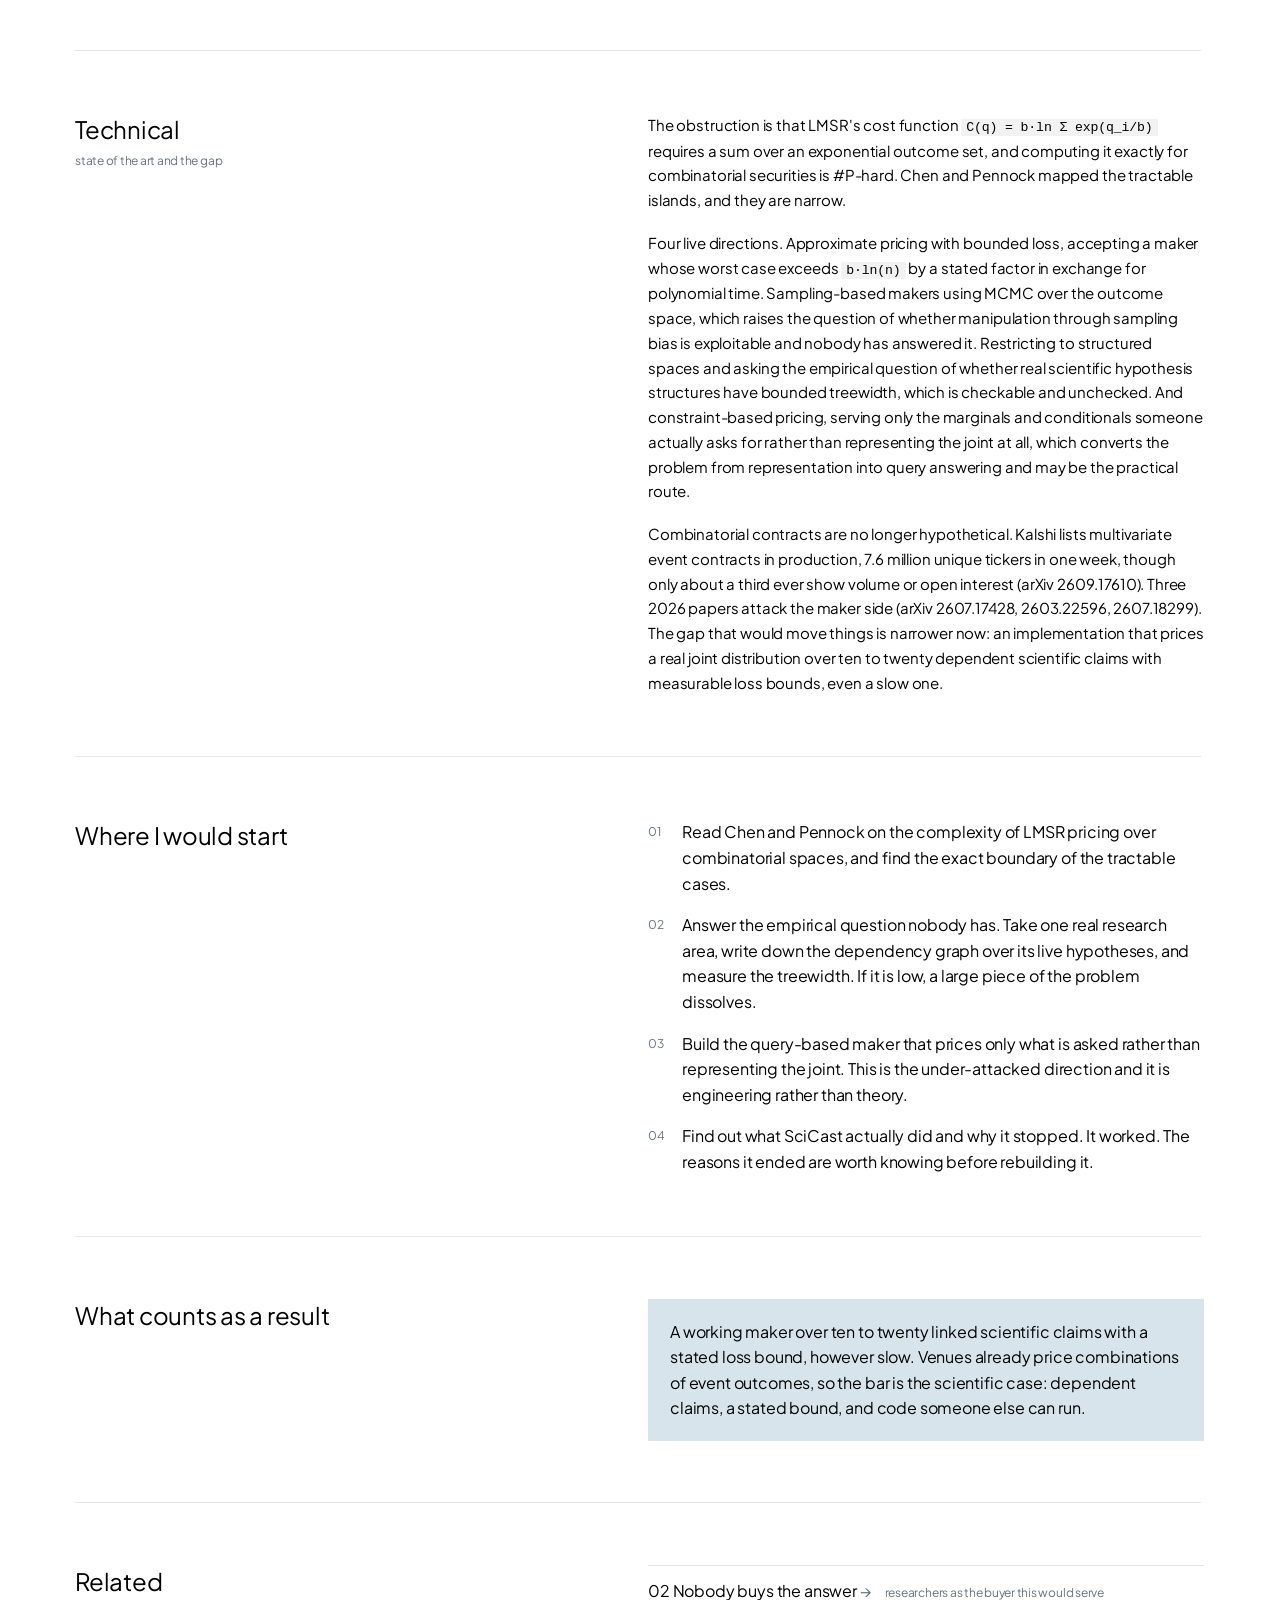
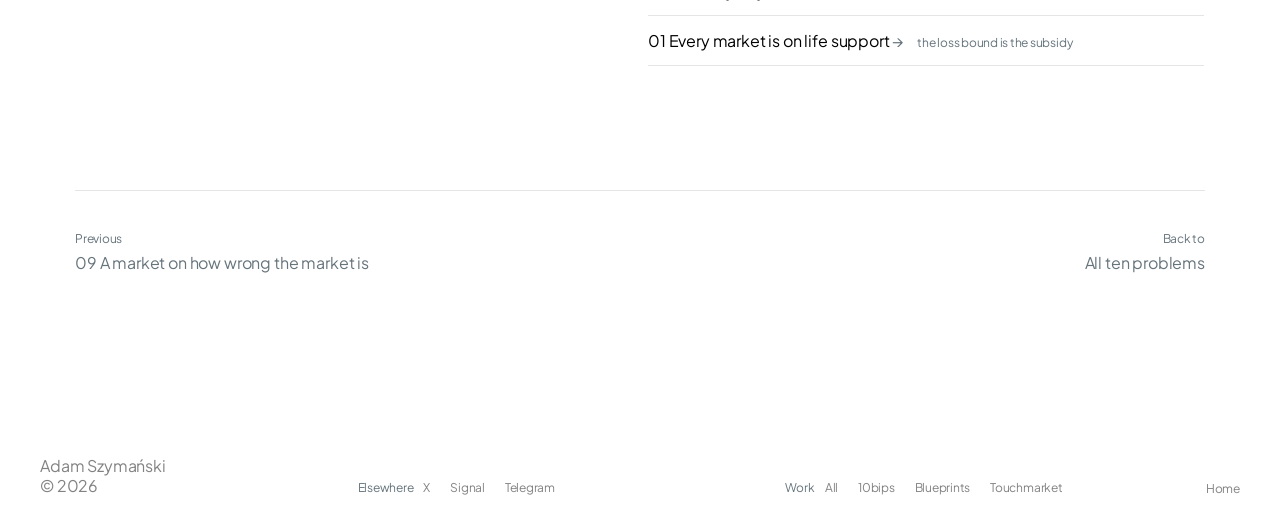
<file: problems/combinatorial-makers.html>
<!doctype html>
<html lang="en">
  <head>
    <meta charset="UTF-8" />
    <meta name="viewport" content="width=device-width, initial-scale=1.0" />
    <title>Nobody prices a joint distribution of scientific claims · Open Problems</title>
    <meta name="description" content="Science needs probabilities on combinations, not isolated claims. The outcome space explodes and every known market maker either goes bankrupt or becomes intractable." />
    <link rel="canonical" href="https://adamszymanski.xyz/problems/combinatorial-makers.html" />
    <meta name="theme-color" content="#ffffff" />
    <meta name="color-scheme" content="light" />

    <link rel="icon" type="image/x-icon" href="/assets/favicon/favicon.ico" />
    <link rel="icon" type="image/png" sizes="32x32" href="/assets/favicon/favicon-32x32.png" />
    <link rel="icon" type="image/png" sizes="16x16" href="/assets/favicon/favicon-16x16.png" />
    <link rel="apple-touch-icon" sizes="180x180" href="/assets/favicon/apple-touch-icon.png" />

    <meta property="og:type" content="article" />
    <meta property="og:site_name" content="Adam Szymański" />
    <meta property="og:title" content="Nobody prices a joint distribution of scientific claims" />
    <meta property="og:description" content="A priced joint distribution over hypotheses would tell researchers which experiment resolves the most uncertainty. Pricing it is #P-hard." />
    <meta property="og:url" content="https://adamszymanski.xyz/problems/combinatorial-makers.html" />
    <meta property="og:image" content="https://adamszymanski.xyz/assets/og/og-image.png" />
    <meta name="twitter:card" content="summary_large_image" />
    <meta name="twitter:creator" content="@a_szymanski_" />

    <link rel="preconnect" href="https://fonts.googleapis.com" />
    <link rel="preconnect" href="https://fonts.gstatic.com" crossorigin />
    <link
      href="https://fonts.googleapis.com/css2?family=Plus+Jakarta+Sans:wght@300;400;500&display=swap"
      rel="stylesheet"
    />
    <link rel="stylesheet" href="/style.css" />
  </head>
  <body>
    <div class="page doc" data-theme="light">
      <header class="site-header">
        <a class="logo" href="/" aria-label="Adam Szymański, home">
          <img src="/assets/signature.webp" alt="Adam Szymański" />
        </a>
        <nav class="nav" aria-label="Site">
          <a href="/problems/" aria-current="page">Problems</a>
          <a href="/work/">Work</a>
          <a href="https://x.com/a_szymanski_" target="_blank" rel="noopener">X</a>
        </nav>
      </header>

      <main class="doc-main">
      <nav class="crumb">
        <a href="/">Adam Szymański</a><span class="slash">/</span><a href="/problems/">Problems</a><span class="slash">/</span>10
      </nav>

      <header class="top">
        <p class="eyebrow">Problem 10 · Combinatorial market makers · 3&nbsp;min&nbsp;read</p>
        <h1 class="ptitle">Nobody prices a joint distribution of scientific claims.</h1>
        <p class="standfirst">
          Science does not need probabilities on isolated claims. It needs "X works
          given Y and Z". The outcome space explodes and every known market maker
          either goes bankrupt or becomes intractable.
        </p>
        <div class="tagrow">
          <span class="tag">Complexity theory</span>
          <span class="tag">Mechanism design</span>
          <span class="tag">Biggest unbuilt thing</span>
        </div>
      </header>

      <section class="tier tier-1">
        <h2>Simple <span class="h2note">assumes nothing</span></h2>
        <p>
          Prediction markets handle one question at a time. Will this drug pass
          trials, yes or no.
        </p>
        <p>
          Real questions come in combinations. Does this drug work given the patient
          has this gene and is already taking that other drug? Now you need prices on
          every combination of conditions, and the number of combinations doubles with
          each variable you add. Twenty variables gives you a million outcomes. Fifty
          gives you more than you could ever store.
        </p>
        <p>
          The machinery that quotes prices cannot keep up. It either takes on
          unlimited risk or it needs more computation than exists. Venues now sell
          simple combinations of events, but for science these markets do not get
          built, and the questions that matter most stay unpriced. Hanson ran
          a working version for science between 2010 and 2015, called SciCast. It shut
          down. Nobody rebuilt it.
        </p>
      </section>

      <section class="tier tier-2">
        <h2>Moderate <span class="h2note">assumes you know what a market is</span></h2>
        <p>
          LMSR prices <code>n</code> outcomes by tracking quantities and evaluating a
          cost function, with a clean worst-case loss of <code>b·ln(n)</code>. Over a
          combinatorial space <code>n</code> is exponential in the number of base
          events, so both the storage and the cost function evaluation blow up
          together.
        </p>
        <p>
          The known results are discouraging in a specific and useful way. Pricing
          LMSR over combinatorial spaces is #P-hard in general, the same complexity
          class as counting satisfying assignments. Approximations exist for
          restricted structures, for instance when the dependency graph is a tree or
          has bounded treewidth, and that is exactly where the interesting scientific
          questions do not live.
        </p>
        <p>
          What makes it worth attacking anyway is the payoff. A priced joint
          distribution over hypotheses tells a researcher which experiment removes the
          most uncertainty per dollar. A nervous system for science, and the closest
          thing that ever existed was shut down a decade ago while DeSci spent its
          attention elsewhere.
        </p>
      </section>

      <section class="tier tier-3">
        <h2>Technical <span class="h2note">state of the art and the gap</span></h2>
        <p>
          The obstruction is that LMSR's cost function
          <code>C(q) = b·ln Σ exp(q_i/b)</code> requires a sum over an exponential
          outcome set, and computing it exactly for combinatorial securities is
          #P-hard. Chen and Pennock mapped the tractable islands, and they are
          narrow.
        </p>
        <p>
          Four live directions. Approximate pricing with bounded loss, accepting a
          maker whose worst case exceeds <code>b·ln(n)</code> by a stated factor in
          exchange for polynomial time. Sampling-based makers using MCMC over the
          outcome space, which raises the question of whether manipulation through
          sampling bias is exploitable and nobody has answered it. Restricting to
          structured spaces and asking the empirical question of whether real
          scientific hypothesis structures have bounded treewidth, which is checkable
          and unchecked. And constraint-based pricing, serving only the marginals and
          conditionals someone actually asks for rather than representing the joint at
          all, which converts the problem from representation into query answering and
          may be the practical route.
        </p>
        <p>
          Combinatorial contracts are no longer hypothetical. Kalshi lists
          multivariate event contracts in production, 7.6 million unique tickers in
          one week, though only about a third ever show volume or open interest
          (arXiv 2609.17610). Three 2026 papers attack the maker side (arXiv
          2607.17428, 2603.22596, 2607.18299). The gap that would move things is
          narrower now: an implementation that prices a real joint distribution
          over ten to twenty dependent scientific claims with measurable loss
          bounds, even a slow one.
        </p>
      </section>

      <section class="block">
        <h2>Where I would start</h2>
        <ol class="steps">
          <li>
            Read Chen and Pennock on the complexity of LMSR pricing over
            combinatorial spaces, and find the exact boundary of the tractable
            cases.
          </li>
          <li>
            Answer the empirical question nobody has. Take one real research area,
            write down the dependency graph over its live hypotheses, and measure the
            treewidth. If it is low, a large piece of the problem dissolves.
          </li>
          <li>
            Build the query-based maker that prices only what is asked rather than
            representing the joint. This is the under-attacked direction and it is
            engineering rather than theory.
          </li>
          <li>
            Find out what SciCast actually did and why it stopped. It worked. The
            reasons it ended are worth knowing before rebuilding it.
          </li>
        </ol>
      </section>

      <section class="block">
        <h2>What counts as a result</h2>
        <p class="result">
          A working maker over ten to twenty linked scientific claims with a stated
          loss bound, however slow. Venues already price combinations of event
          outcomes, so the bar is the scientific case: dependent claims, a stated
          bound, and code someone else can run.
        </p>
      </section>

      <section class="block">
        <h2>Related</h2>
        <ul class="list">
          <li>
            <a class="a" href="/problems/who-pays.html">02 Nobody buys the answer</a>
            <span class="t">researchers as the buyer this would serve</span>
          </li>
          <li>
            <a class="a" href="/problems/subsidies.html">01 Every market is on life support</a>
            <span class="t">the loss bound is the subsidy</span>
          </li>
        </ul>
      </section>

      <nav class="pnav">
        <a href="/problems/meta-markets.html">
          <span class="dir">Previous</span>09 A market on how wrong the market is
        </a>
        <a class="next" href="/problems/">
          <span class="dir">Back to</span>All ten problems
        </a>
      </nav>
      </main>

      <footer class="site-footer doc-footer">
        <p class="copyright">Adam Szymański<br />© 2026</p>
        <div class="footer-group">
          <span>Elsewhere</span>
          <a href="https://x.com/a_szymanski_" target="_blank" rel="noopener">X</a>
          <a href="https://signal.me/#eu/mgJfrey3UFX1N4fbjxit7_9RnvSt694FhBDMovSDUOrnuH4lN5RARqm74mZkVQze" target="_blank" rel="noopener">Signal</a>
          <a href="https://t.me/adamszymanskidev" target="_blank" rel="noopener">Telegram</a>
        </div>
        <div class="footer-group">
          <span>Work</span>
          <a href="/work/">All</a>
          <a href="https://10bips.com/" target="_blank" rel="noopener">10bips</a>
          <a href="https://blueprints.finance/" target="_blank" rel="noopener">Blueprints</a>
          <a href="https://touch.market/" target="_blank" rel="noopener">Touchmarket</a>
        </div>
        <a class="footer-end" href="/">Home</a>
      </footer>
    </div>
  </body>
</html>
</file>
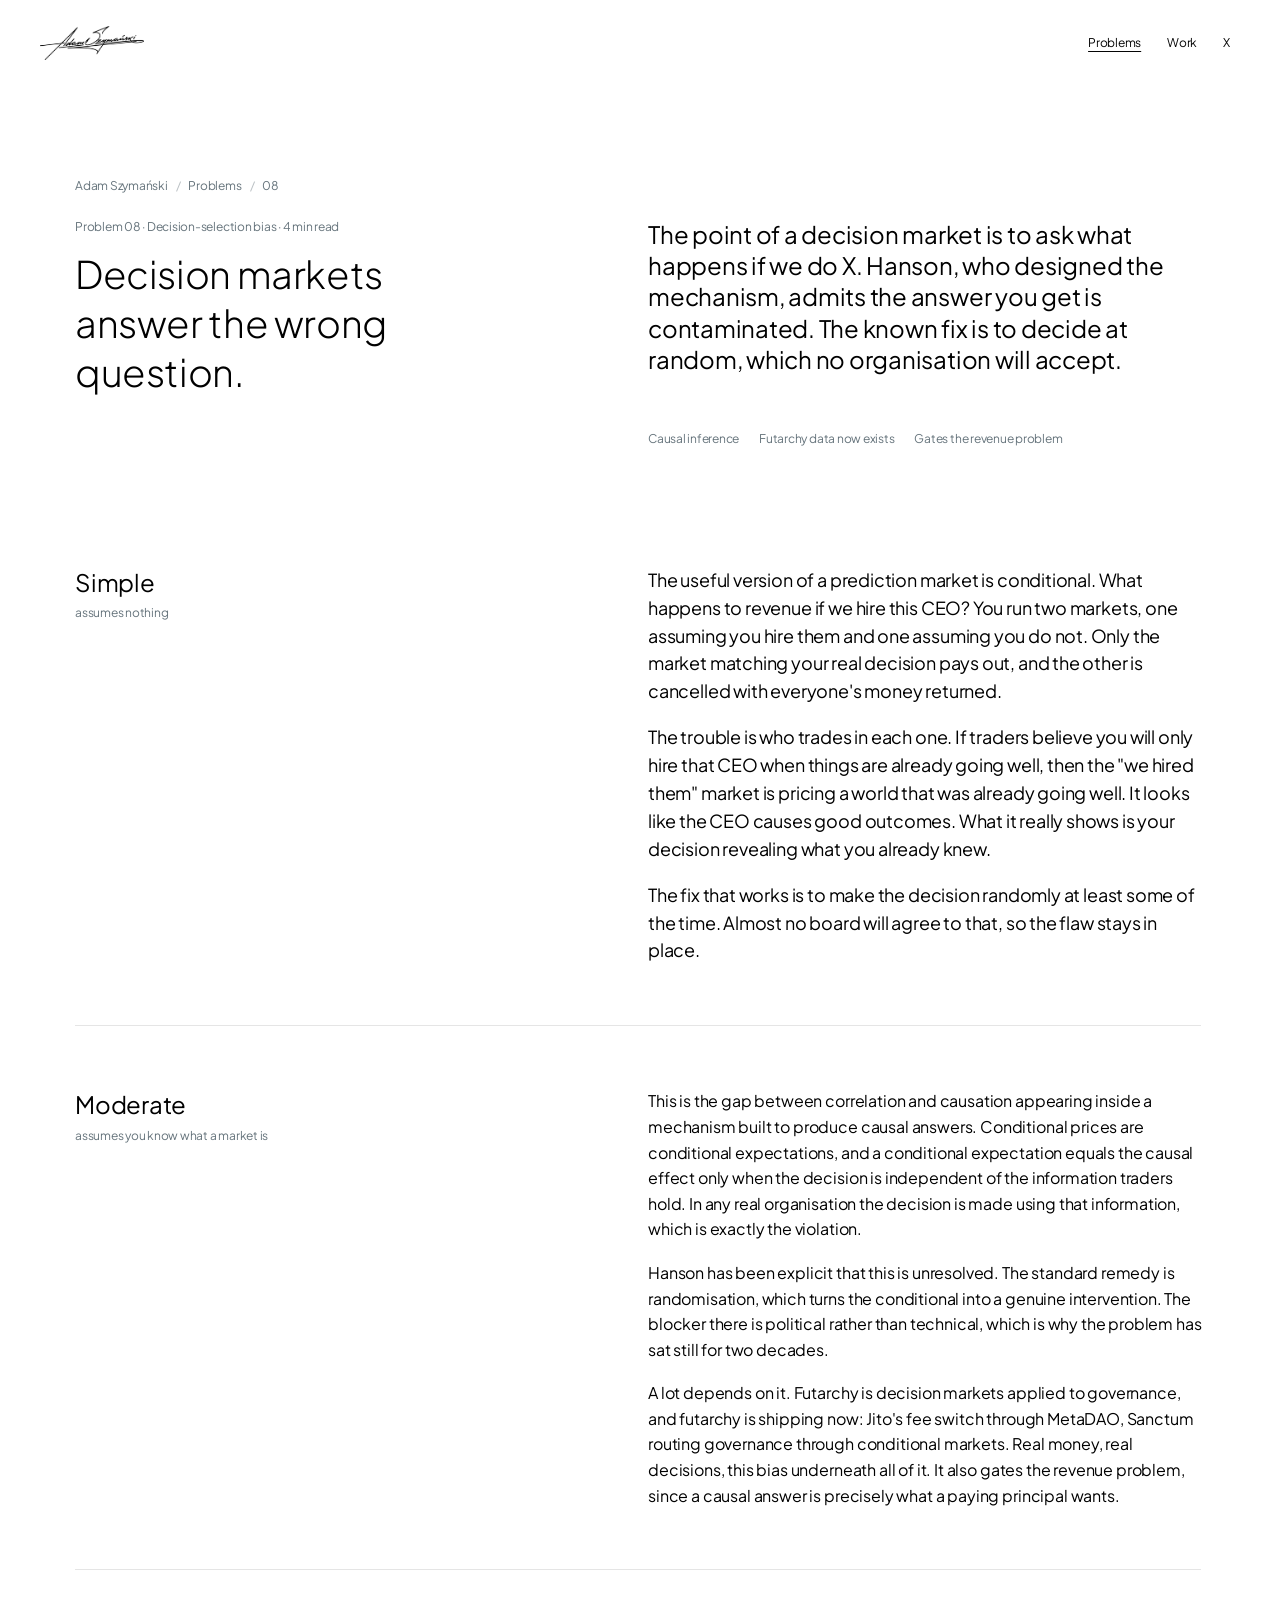
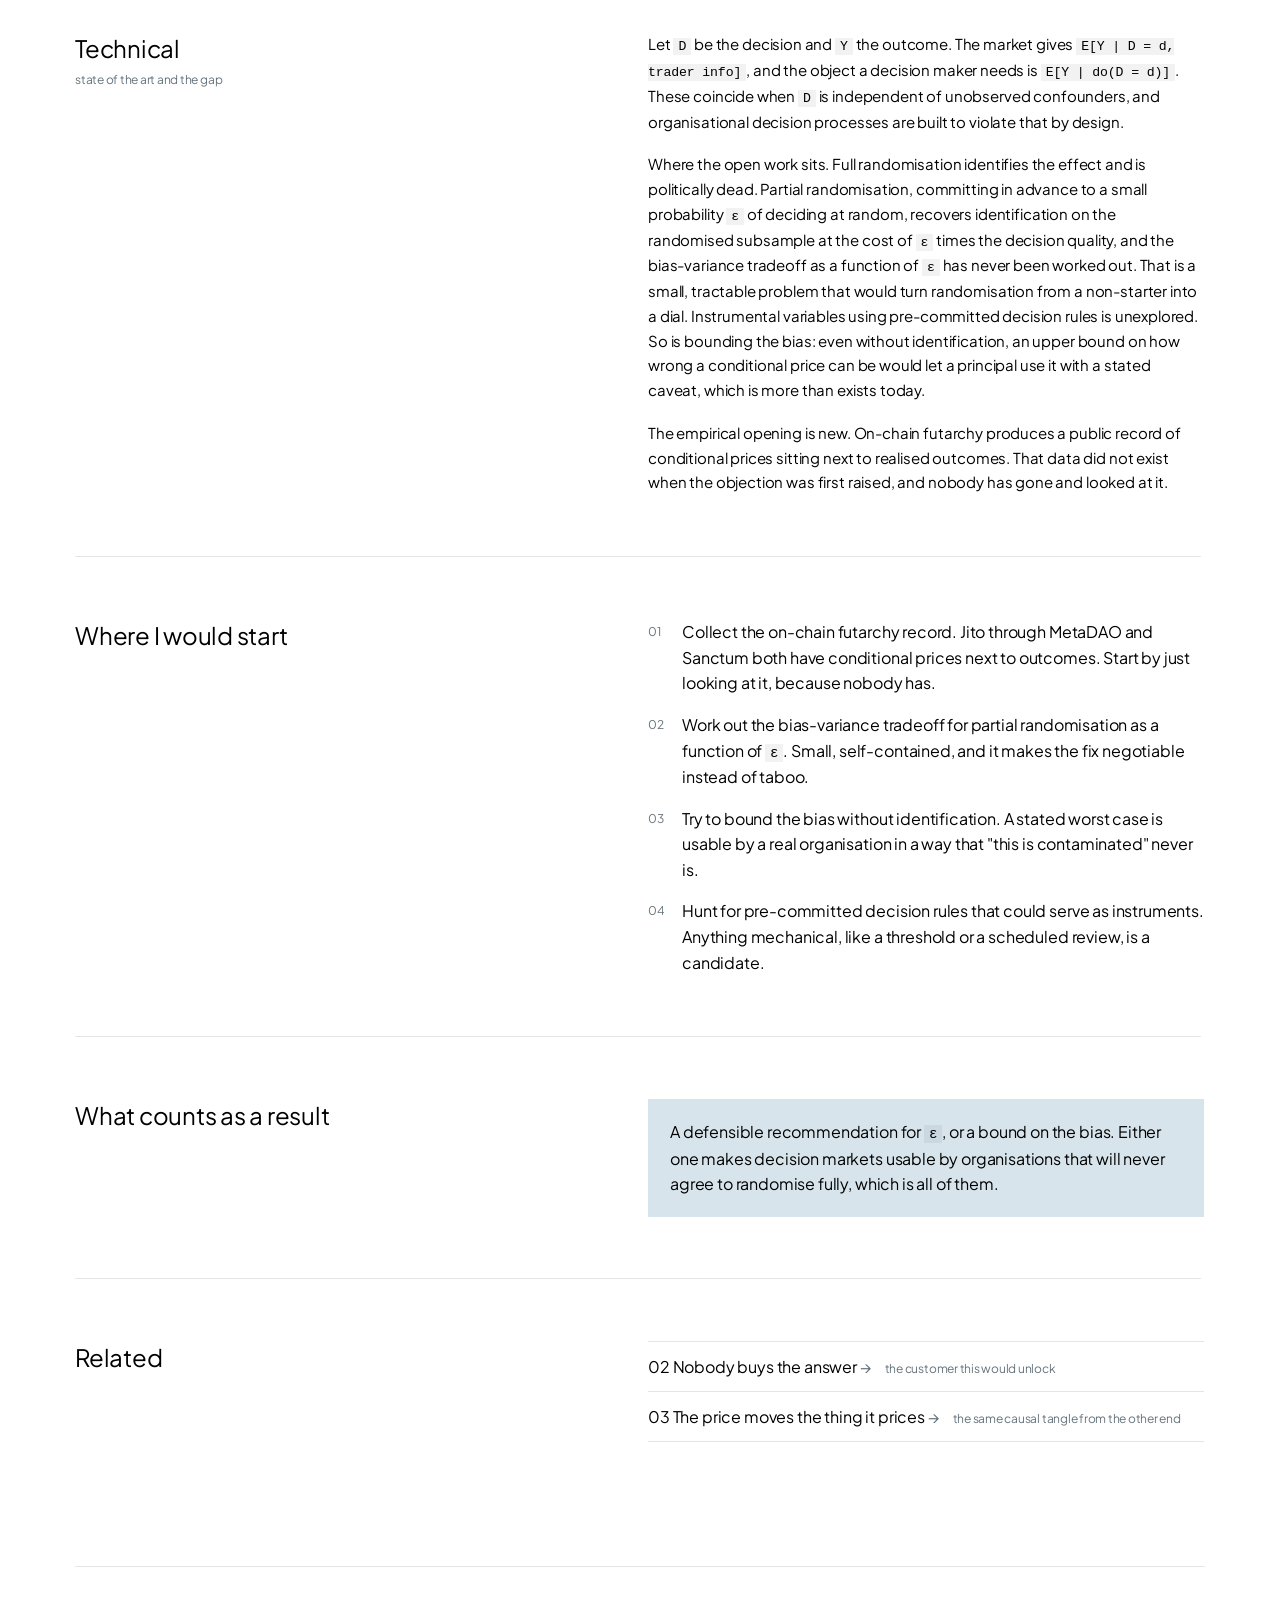
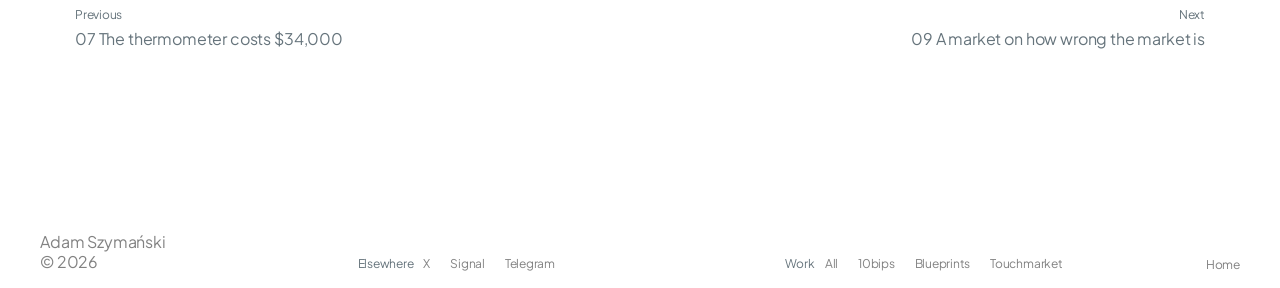
<file: problems/decision-selection-bias.html>
<!doctype html>
<html lang="en">
  <head>
    <meta charset="UTF-8" />
    <meta name="viewport" content="width=device-width, initial-scale=1.0" />
    <title>Decision markets answer the wrong question · Open Problems</title>
    <meta name="description" content="Conditional markets are meant to answer what happens if we do X. The answer is contaminated by the fact that you chose X, and Hanson, who designed them, says so." />
    <link rel="canonical" href="https://adamszymanski.xyz/problems/decision-selection-bias.html" />
    <meta name="theme-color" content="#ffffff" />
    <meta name="color-scheme" content="light" />

    <link rel="icon" type="image/x-icon" href="/assets/favicon/favicon.ico" />
    <link rel="icon" type="image/png" sizes="32x32" href="/assets/favicon/favicon-32x32.png" />
    <link rel="icon" type="image/png" sizes="16x16" href="/assets/favicon/favicon-16x16.png" />
    <link rel="apple-touch-icon" sizes="180x180" href="/assets/favicon/apple-touch-icon.png" />

    <meta property="og:type" content="article" />
    <meta property="og:site_name" content="Adam Szymański" />
    <meta property="og:title" content="Decision markets answer the wrong question" />
    <meta property="og:description" content="Conditional prices give correlation where a decision needs causation. The known fix is randomisation, which no board will accept." />
    <meta property="og:url" content="https://adamszymanski.xyz/problems/decision-selection-bias.html" />
    <meta property="og:image" content="https://adamszymanski.xyz/assets/og/og-image.png" />
    <meta name="twitter:card" content="summary_large_image" />
    <meta name="twitter:creator" content="@a_szymanski_" />

    <link rel="preconnect" href="https://fonts.googleapis.com" />
    <link rel="preconnect" href="https://fonts.gstatic.com" crossorigin />
    <link
      href="https://fonts.googleapis.com/css2?family=Plus+Jakarta+Sans:wght@300;400;500&display=swap"
      rel="stylesheet"
    />
    <link rel="stylesheet" href="/style.css" />
  </head>
  <body>
    <div class="page doc" data-theme="light">
      <header class="site-header">
        <a class="logo" href="/" aria-label="Adam Szymański, home">
          <img src="/assets/signature.webp" alt="Adam Szymański" />
        </a>
        <nav class="nav" aria-label="Site">
          <a href="/problems/" aria-current="page">Problems</a>
          <a href="/work/">Work</a>
          <a href="https://x.com/a_szymanski_" target="_blank" rel="noopener">X</a>
        </nav>
      </header>

      <main class="doc-main">
      <nav class="crumb">
        <a href="/">Adam Szymański</a><span class="slash">/</span><a href="/problems/">Problems</a><span class="slash">/</span>08
      </nav>

      <header class="top">
        <p class="eyebrow">Problem 08 · Decision-selection bias · 4&nbsp;min&nbsp;read</p>
        <h1 class="ptitle">Decision markets answer the wrong question.</h1>
        <p class="standfirst">
          The point of a decision market is to ask what happens if we do X. Hanson,
          who designed the mechanism, admits the answer you get is contaminated. The
          known fix is to decide at random, which no organisation will accept.
        </p>
        <div class="tagrow">
          <span class="tag">Causal inference</span>
          <span class="tag">Futarchy data now exists</span>
          <span class="tag">Gates the revenue problem</span>
        </div>
      </header>

      <section class="tier tier-1">
        <h2>Simple <span class="h2note">assumes nothing</span></h2>
        <p>
          The useful version of a prediction market is conditional. What happens to
          revenue if we hire this CEO? You run two markets, one assuming you hire
          them and one assuming you do not. Only the market matching your real
          decision pays out, and the other is cancelled with everyone's money
          returned.
        </p>
        <p>
          The trouble is who trades in each one. If traders believe you will only
          hire that CEO when things are already going well, then the "we hired them"
          market is pricing a world that was already going well. It looks like the
          CEO causes good outcomes. What it really shows is your decision revealing
          what you already knew.
        </p>
        <p>
          The fix that works is to make the decision randomly at least some of the
          time. Almost no board will agree to that, so the flaw stays in place.
        </p>
      </section>

      <section class="tier tier-2">
        <h2>Moderate <span class="h2note">assumes you know what a market is</span></h2>
        <p>
          This is the gap between correlation and causation appearing inside a
          mechanism built to produce causal answers. Conditional prices are
          conditional expectations, and a conditional expectation equals the causal
          effect only when the decision is independent of the information traders
          hold. In any real organisation the decision is made using that
          information, which is exactly the violation.
        </p>
        <p>
          Hanson has been explicit that this is unresolved. The standard remedy is
          randomisation, which turns the conditional into a genuine intervention.
          The blocker there is political rather than technical, which is why the
          problem has sat still for two decades.
        </p>
        <p>
          A lot depends on it. Futarchy is decision markets applied to governance,
          and futarchy is shipping now: Jito's fee switch through MetaDAO, Sanctum
          routing governance through conditional markets. Real money, real decisions,
          this bias underneath all of it. It also gates the revenue problem, since a
          causal answer is precisely what a paying principal wants.
        </p>
      </section>

      <section class="tier tier-3">
        <h2>Technical <span class="h2note">state of the art and the gap</span></h2>
        <p>
          Let <code>D</code> be the decision and <code>Y</code> the outcome. The
          market gives <code>E[Y | D = d, trader info]</code>, and the object a
          decision maker needs is <code>E[Y | do(D = d)]</code>. These coincide when
          <code>D</code> is independent of unobserved confounders, and organisational
          decision processes are built to violate that by design.
        </p>
        <p>
          Where the open work sits. Full randomisation identifies the effect and is
          politically dead. Partial randomisation, committing in advance to a small
          probability <code>ε</code> of deciding at random, recovers identification
          on the randomised subsample at the cost of <code>ε</code> times the
          decision quality, and the bias-variance tradeoff as a function of
          <code>ε</code> has never been worked out. That is a small, tractable
          problem that would turn randomisation from a non-starter into a dial.
          Instrumental variables using pre-committed decision rules is unexplored.
          So is bounding the bias: even without identification, an upper bound on
          how wrong a conditional price can be would let a principal use it with a
          stated caveat, which is more than exists today.
        </p>
        <p>
          The empirical opening is new. On-chain futarchy produces a public record of
          conditional prices sitting next to realised outcomes. That data did not
          exist when the objection was first raised, and nobody has gone and looked
          at it.
        </p>
      </section>

      <section class="block">
        <h2>Where I would start</h2>
        <ol class="steps">
          <li>
            Collect the on-chain futarchy record. Jito through MetaDAO and Sanctum
            both have conditional prices next to outcomes. Start by just looking at
            it, because nobody has.
          </li>
          <li>
            Work out the bias-variance tradeoff for partial randomisation as a
            function of <code>ε</code>. Small, self-contained, and it makes the fix
            negotiable instead of taboo.
          </li>
          <li>
            Try to bound the bias without identification. A stated worst case is
            usable by a real organisation in a way that "this is contaminated" never
            is.
          </li>
          <li>
            Hunt for pre-committed decision rules that could serve as instruments.
            Anything mechanical, like a threshold or a scheduled review, is a
            candidate.
          </li>
        </ol>
      </section>

      <section class="block">
        <h2>What counts as a result</h2>
        <p class="result">
          A defensible recommendation for <code>ε</code>, or a bound on the bias.
          Either one makes decision markets usable by organisations that will never
          agree to randomise fully, which is all of them.
        </p>
      </section>

      <section class="block">
        <h2>Related</h2>
        <ul class="list">
          <li>
            <a class="a" href="/problems/who-pays.html">02 Nobody buys the answer</a>
            <span class="t">the customer this would unlock</span>
          </li>
          <li>
            <a class="a" href="/problems/reflexivity.html">03 The price moves the thing it prices</a>
            <span class="t">the same causal tangle from the other end</span>
          </li>
        </ul>
      </section>

      <nav class="pnav">
        <a href="/problems/manipulation-ceiling.html">
          <span class="dir">Previous</span>07 The thermometer costs $34,000
        </a>
        <a class="next" href="/problems/meta-markets.html">
          <span class="dir">Next</span>09 A market on how wrong the market is
        </a>
      </nav>
      </main>

      <footer class="site-footer doc-footer">
        <p class="copyright">Adam Szymański<br />© 2026</p>
        <div class="footer-group">
          <span>Elsewhere</span>
          <a href="https://x.com/a_szymanski_" target="_blank" rel="noopener">X</a>
          <a href="https://signal.me/#eu/mgJfrey3UFX1N4fbjxit7_9RnvSt694FhBDMovSDUOrnuH4lN5RARqm74mZkVQze" target="_blank" rel="noopener">Signal</a>
          <a href="https://t.me/adamszymanskidev" target="_blank" rel="noopener">Telegram</a>
        </div>
        <div class="footer-group">
          <span>Work</span>
          <a href="/work/">All</a>
          <a href="https://10bips.com/" target="_blank" rel="noopener">10bips</a>
          <a href="https://blueprints.finance/" target="_blank" rel="noopener">Blueprints</a>
          <a href="https://touch.market/" target="_blank" rel="noopener">Touchmarket</a>
        </div>
        <a class="footer-end" href="/">Home</a>
      </footer>
    </div>
  </body>
</html>
</file>
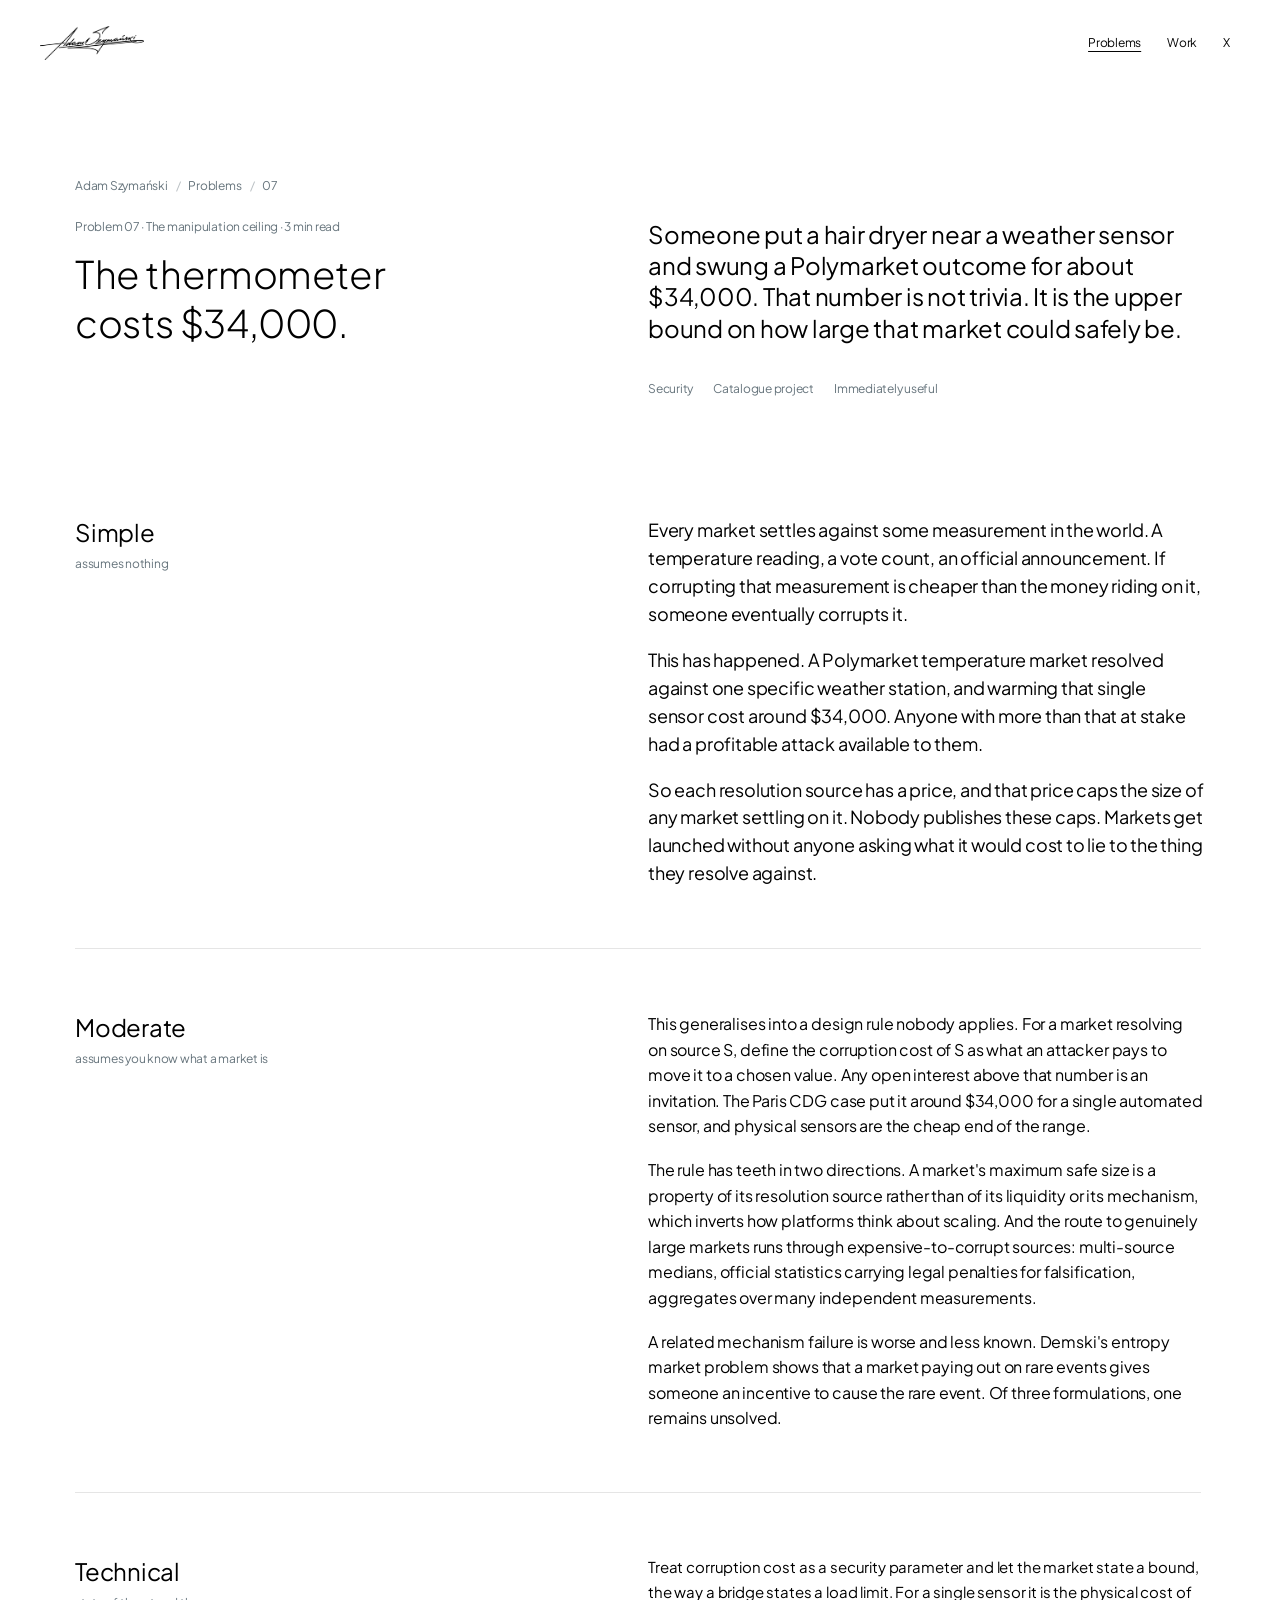
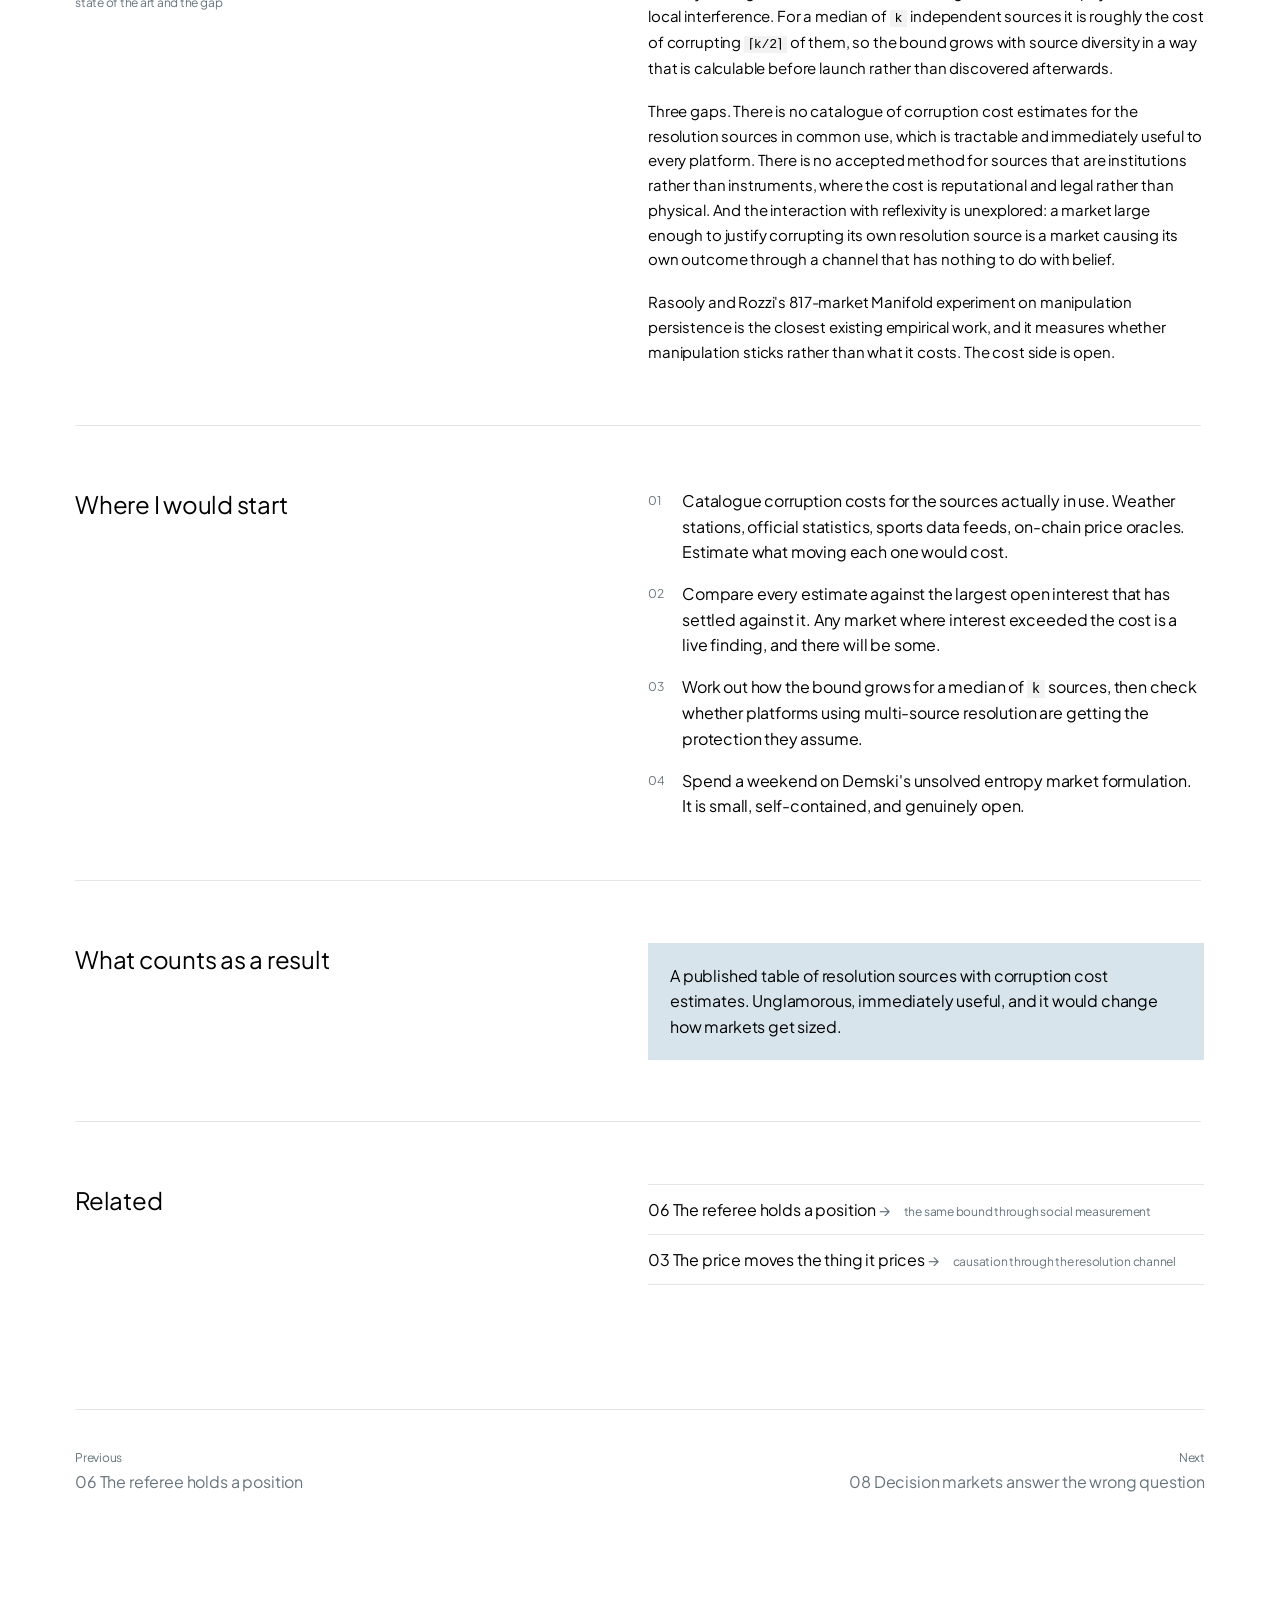
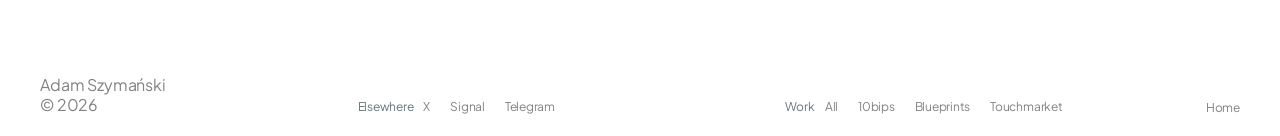
<file: problems/manipulation-ceiling.html>
<!doctype html>
<html lang="en">
  <head>
    <meta charset="UTF-8" />
    <meta name="viewport" content="width=device-width, initial-scale=1.0" />
    <title>The thermometer costs $34,000 · Open Problems</title>
    <meta name="description" content="Someone warmed a single weather sensor and swung a Polymarket outcome for about $34,000. That figure is the upper bound on how large that market could safely be." />
    <link rel="canonical" href="https://adamszymanski.xyz/problems/manipulation-ceiling.html" />
    <meta name="theme-color" content="#ffffff" />
    <meta name="color-scheme" content="light" />

    <link rel="icon" type="image/x-icon" href="/assets/favicon/favicon.ico" />
    <link rel="icon" type="image/png" sizes="32x32" href="/assets/favicon/favicon-32x32.png" />
    <link rel="icon" type="image/png" sizes="16x16" href="/assets/favicon/favicon-16x16.png" />
    <link rel="apple-touch-icon" sizes="180x180" href="/assets/favicon/apple-touch-icon.png" />

    <meta property="og:type" content="article" />
    <meta property="og:site_name" content="Adam Szymański" />
    <meta property="og:title" content="The thermometer costs $34,000" />
    <meta property="og:description" content="The cost of corrupting a resolution source is a load limit on the market. No platform publishes theirs." />
    <meta property="og:url" content="https://adamszymanski.xyz/problems/manipulation-ceiling.html" />
    <meta property="og:image" content="https://adamszymanski.xyz/assets/og/og-image.png" />
    <meta name="twitter:card" content="summary_large_image" />
    <meta name="twitter:creator" content="@a_szymanski_" />

    <link rel="preconnect" href="https://fonts.googleapis.com" />
    <link rel="preconnect" href="https://fonts.gstatic.com" crossorigin />
    <link
      href="https://fonts.googleapis.com/css2?family=Plus+Jakarta+Sans:wght@300;400;500&display=swap"
      rel="stylesheet"
    />
    <link rel="stylesheet" href="/style.css" />
  </head>
  <body>
    <div class="page doc" data-theme="light">
      <header class="site-header">
        <a class="logo" href="/" aria-label="Adam Szymański, home">
          <img src="/assets/signature.webp" alt="Adam Szymański" />
        </a>
        <nav class="nav" aria-label="Site">
          <a href="/problems/" aria-current="page">Problems</a>
          <a href="/work/">Work</a>
          <a href="https://x.com/a_szymanski_" target="_blank" rel="noopener">X</a>
        </nav>
      </header>

      <main class="doc-main">
      <nav class="crumb">
        <a href="/">Adam Szymański</a><span class="slash">/</span><a href="/problems/">Problems</a><span class="slash">/</span>07
      </nav>

      <header class="top">
        <p class="eyebrow">Problem 07 · The manipulation ceiling · 3&nbsp;min&nbsp;read</p>
        <h1 class="ptitle">The thermometer costs $34,000.</h1>
        <p class="standfirst">
          Someone put a hair dryer near a weather sensor and swung a Polymarket
          outcome for about $34,000. That number is not trivia. It is the upper
          bound on how large that market could safely be.
        </p>
        <div class="tagrow">
          <span class="tag">Security</span>
          <span class="tag">Catalogue project</span>
          <span class="tag">Immediately useful</span>
        </div>
      </header>

      <section class="tier tier-1">
        <h2>Simple <span class="h2note">assumes nothing</span></h2>
        <p>
          Every market settles against some measurement in the world. A temperature
          reading, a vote count, an official announcement. If corrupting that
          measurement is cheaper than the money riding on it, someone eventually
          corrupts it.
        </p>
        <p>
          This has happened. A Polymarket temperature market resolved against one
          specific weather station, and warming that single sensor cost around
          $34,000. Anyone with more than that at stake had a profitable attack
          available to them.
        </p>
        <p>
          So each resolution source has a price, and that price caps the size of any
          market settling on it. Nobody publishes these caps. Markets get launched
          without anyone asking what it would cost to lie to the thing they resolve
          against.
        </p>
      </section>

      <section class="tier tier-2">
        <h2>Moderate <span class="h2note">assumes you know what a market is</span></h2>
        <p>
          This generalises into a design rule nobody applies. For a market resolving
          on source S, define the corruption cost of S as what an attacker pays to
          move it to a chosen value. Any open interest above that number is an
          invitation. The Paris CDG case put it around $34,000 for a single
          automated sensor, and physical sensors are the cheap end of the range.
        </p>
        <p>
          The rule has teeth in two directions. A market's maximum safe size is a
          property of its resolution source rather than of its liquidity or its
          mechanism, which inverts how platforms think about scaling. And the route
          to genuinely large markets runs through expensive-to-corrupt sources:
          multi-source medians, official statistics carrying legal penalties for
          falsification, aggregates over many independent measurements.
        </p>
        <p>
          A related mechanism failure is worse and less known. Demski's entropy
          market problem shows that a market paying out on rare events gives someone
          an incentive to cause the rare event. Of three formulations, one remains
          unsolved.
        </p>
      </section>

      <section class="tier tier-3">
        <h2>Technical <span class="h2note">state of the art and the gap</span></h2>
        <p>
          Treat corruption cost as a security parameter and let the market state a
          bound, the way a bridge states a load limit. For a single sensor it is the
          physical cost of local interference. For a median of <code>k</code>
          independent sources it is roughly the cost of corrupting
          <code>⌈k/2⌉</code> of them, so the bound grows with source diversity in a
          way that is calculable before launch rather than discovered afterwards.
        </p>
        <p>
          Three gaps. There is no catalogue of corruption cost estimates for the
          resolution sources in common use, which is tractable and immediately
          useful to every platform. There is no accepted method for sources that are
          institutions rather than instruments, where the cost is reputational and
          legal rather than physical. And the interaction with reflexivity is
          unexplored: a market large enough to justify corrupting its own resolution
          source is a market causing its own outcome through a channel that has
          nothing to do with belief.
        </p>
        <p>
          Rasooly and Rozzi's 817-market Manifold experiment on manipulation
          persistence is the closest existing empirical work, and it measures whether
          manipulation sticks rather than what it costs. The cost side is open.
        </p>
      </section>

      <section class="block">
        <h2>Where I would start</h2>
        <ol class="steps">
          <li>
            Catalogue corruption costs for the sources actually in use. Weather
            stations, official statistics, sports data feeds, on-chain price
            oracles. Estimate what moving each one would cost.
          </li>
          <li>
            Compare every estimate against the largest open interest that has
            settled against it. Any market where interest exceeded the cost is a
            live finding, and there will be some.
          </li>
          <li>
            Work out how the bound grows for a median of <code>k</code> sources,
            then check whether platforms using multi-source resolution are getting
            the protection they assume.
          </li>
          <li>
            Spend a weekend on Demski's unsolved entropy market formulation. It is
            small, self-contained, and genuinely open.
          </li>
        </ol>
      </section>

      <section class="block">
        <h2>What counts as a result</h2>
        <p class="result">
          A published table of resolution sources with corruption cost estimates.
          Unglamorous, immediately useful, and it would change how markets get
          sized.
        </p>
      </section>

      <section class="block">
        <h2>Related</h2>
        <ul class="list">
          <li>
            <a class="a" href="/problems/resolution-independence.html">06 The referee holds a position</a>
            <span class="t">the same bound through social measurement</span>
          </li>
          <li>
            <a class="a" href="/problems/reflexivity.html">03 The price moves the thing it prices</a>
            <span class="t">causation through the resolution channel</span>
          </li>
        </ul>
      </section>

      <nav class="pnav">
        <a href="/problems/resolution-independence.html">
          <span class="dir">Previous</span>06 The referee holds a position
        </a>
        <a class="next" href="/problems/decision-selection-bias.html">
          <span class="dir">Next</span>08 Decision markets answer the wrong question
        </a>
      </nav>
      </main>

      <footer class="site-footer doc-footer">
        <p class="copyright">Adam Szymański<br />© 2026</p>
        <div class="footer-group">
          <span>Elsewhere</span>
          <a href="https://x.com/a_szymanski_" target="_blank" rel="noopener">X</a>
          <a href="https://signal.me/#eu/mgJfrey3UFX1N4fbjxit7_9RnvSt694FhBDMovSDUOrnuH4lN5RARqm74mZkVQze" target="_blank" rel="noopener">Signal</a>
          <a href="https://t.me/adamszymanskidev" target="_blank" rel="noopener">Telegram</a>
        </div>
        <div class="footer-group">
          <span>Work</span>
          <a href="/work/">All</a>
          <a href="https://10bips.com/" target="_blank" rel="noopener">10bips</a>
          <a href="https://blueprints.finance/" target="_blank" rel="noopener">Blueprints</a>
          <a href="https://touch.market/" target="_blank" rel="noopener">Touchmarket</a>
        </div>
        <a class="footer-end" href="/">Home</a>
      </footer>
    </div>
  </body>
</html>
</file>
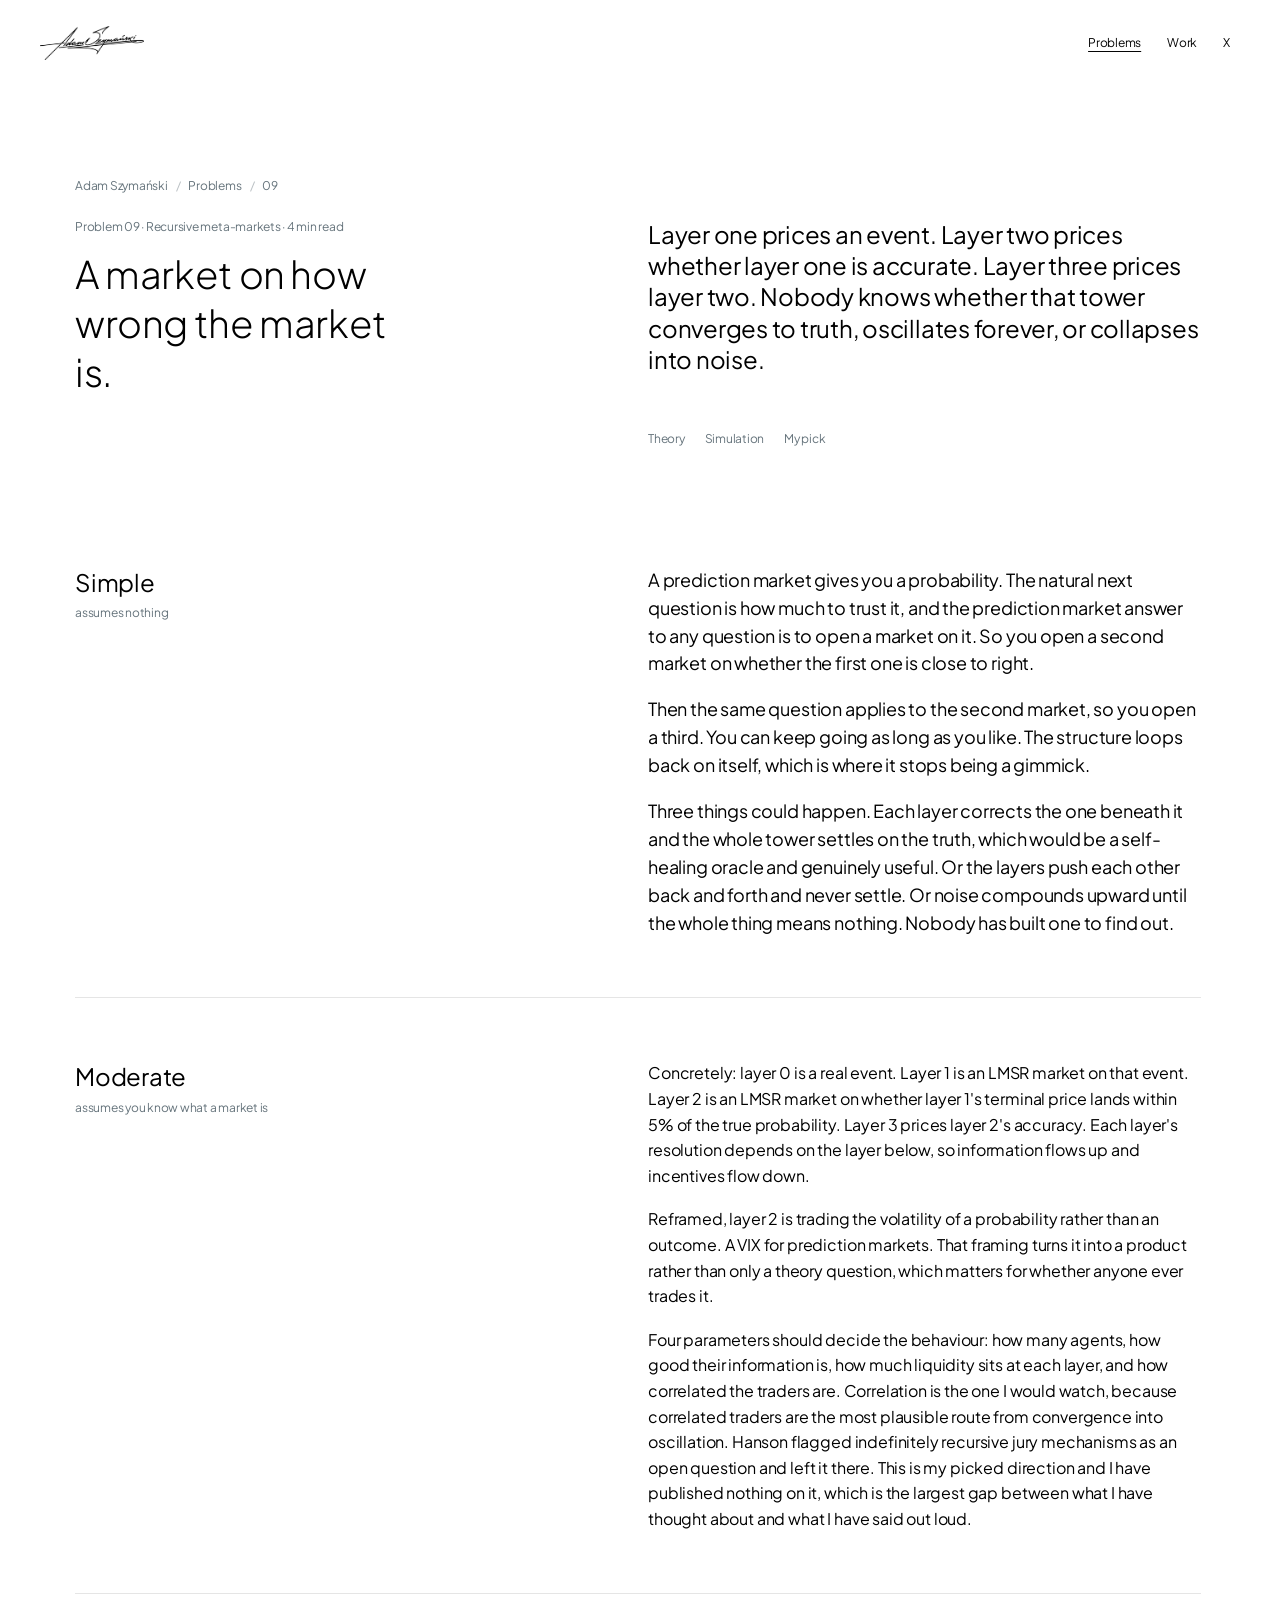
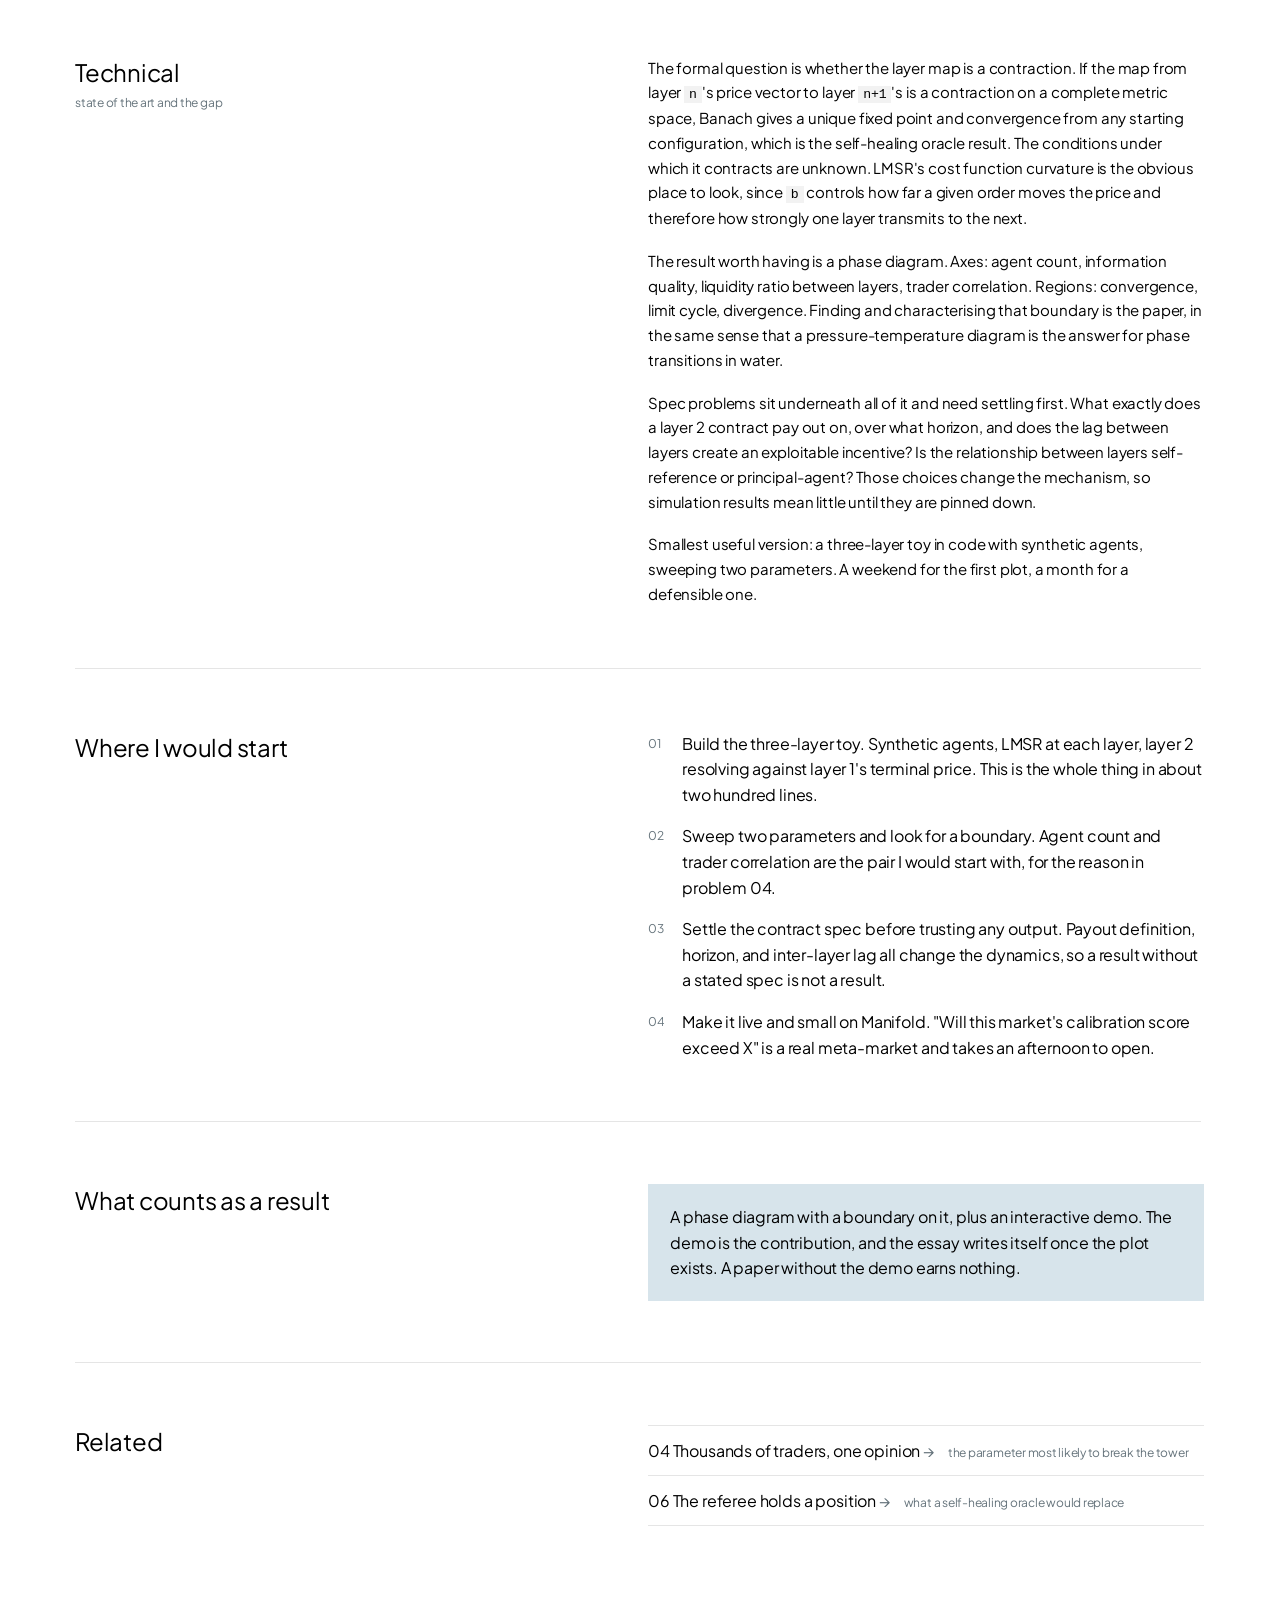
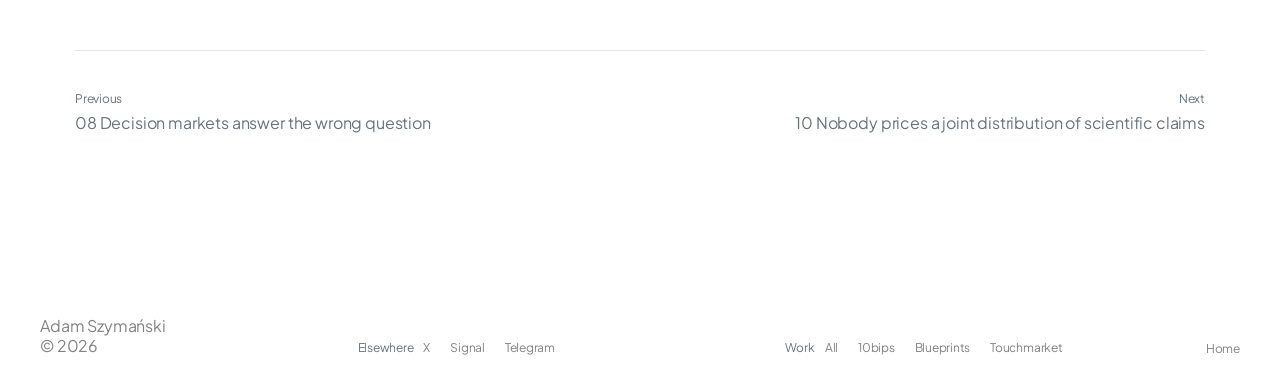
<file: problems/meta-markets.html>
<!doctype html>
<html lang="en">
  <head>
    <meta charset="UTF-8" />
    <meta name="viewport" content="width=device-width, initial-scale=1.0" />
    <title>A market on how wrong the market is · Open Problems</title>
    <meta name="description" content="Layer one prices the event. Layer two prices whether layer one is right. Layer three prices layer two. Nobody knows whether that tower converges, oscillates, or collapses." />
    <link rel="canonical" href="https://adamszymanski.xyz/problems/meta-markets.html" />
    <meta name="theme-color" content="#ffffff" />
    <meta name="color-scheme" content="light" />

    <link rel="icon" type="image/x-icon" href="/assets/favicon/favicon.ico" />
    <link rel="icon" type="image/png" sizes="32x32" href="/assets/favicon/favicon-32x32.png" />
    <link rel="icon" type="image/png" sizes="16x16" href="/assets/favicon/favicon-16x16.png" />
    <link rel="apple-touch-icon" sizes="180x180" href="/assets/favicon/apple-touch-icon.png" />

    <meta property="og:type" content="article" />
    <meta property="og:site_name" content="Adam Szymański" />
    <meta property="og:title" content="A market on how wrong the market is" />
    <meta property="og:description" content="Recursive meta-markets. Converge to truth, oscillate forever, or collapse into noise. Nobody has built one to find out." />
    <meta property="og:url" content="https://adamszymanski.xyz/problems/meta-markets.html" />
    <meta property="og:image" content="https://adamszymanski.xyz/assets/og/og-image.png" />
    <meta name="twitter:card" content="summary_large_image" />
    <meta name="twitter:creator" content="@a_szymanski_" />

    <link rel="preconnect" href="https://fonts.googleapis.com" />
    <link rel="preconnect" href="https://fonts.gstatic.com" crossorigin />
    <link
      href="https://fonts.googleapis.com/css2?family=Plus+Jakarta+Sans:wght@300;400;500&display=swap"
      rel="stylesheet"
    />
    <link rel="stylesheet" href="/style.css" />
  </head>
  <body>
    <div class="page doc" data-theme="light">
      <header class="site-header">
        <a class="logo" href="/" aria-label="Adam Szymański, home">
          <img src="/assets/signature.webp" alt="Adam Szymański" />
        </a>
        <nav class="nav" aria-label="Site">
          <a href="/problems/" aria-current="page">Problems</a>
          <a href="/work/">Work</a>
          <a href="https://x.com/a_szymanski_" target="_blank" rel="noopener">X</a>
        </nav>
      </header>

      <main class="doc-main">
      <nav class="crumb">
        <a href="/">Adam Szymański</a><span class="slash">/</span><a href="/problems/">Problems</a><span class="slash">/</span>09
      </nav>

      <header class="top">
        <p class="eyebrow">Problem 09 · Recursive meta-markets · 4&nbsp;min&nbsp;read</p>
        <h1 class="ptitle">A market on how wrong the market is.</h1>
        <p class="standfirst">
          Layer one prices an event. Layer two prices whether layer one is accurate.
          Layer three prices layer two. Nobody knows whether that tower converges to
          truth, oscillates forever, or collapses into noise.
        </p>
        <div class="tagrow">
          <span class="tag">Theory</span>
          <span class="tag">Simulation</span>
          <span class="tag">My pick</span>
        </div>
      </header>

      <section class="tier tier-1">
        <h2>Simple <span class="h2note">assumes nothing</span></h2>
        <p>
          A prediction market gives you a probability. The natural next question is
          how much to trust it, and the prediction market answer to any question is
          to open a market on it. So you open a second market on whether the first
          one is close to right.
        </p>
        <p>
          Then the same question applies to the second market, so you open a third.
          You can keep going as long as you like. The structure loops back on itself,
          which is where it stops being a gimmick.
        </p>
        <p>
          Three things could happen. Each layer corrects the one beneath it and the
          whole tower settles on the truth, which would be a self-healing oracle and
          genuinely useful. Or the layers push each other back and forth and never
          settle. Or noise compounds upward until the whole thing means nothing.
          Nobody has built one to find out.
        </p>
      </section>

      <section class="tier tier-2">
        <h2>Moderate <span class="h2note">assumes you know what a market is</span></h2>
        <p>
          Concretely: layer 0 is a real event. Layer 1 is an LMSR market on that
          event. Layer 2 is an LMSR market on whether layer 1's terminal price lands
          within 5% of the true probability. Layer 3 prices layer 2's accuracy. Each
          layer's resolution depends on the layer below, so information flows up and
          incentives flow down.
        </p>
        <p>
          Reframed, layer 2 is trading the volatility of a probability rather than an
          outcome. A VIX for prediction markets. That framing turns it into a product
          rather than only a theory question, which matters for whether anyone ever
          trades it.
        </p>
        <p>
          Four parameters should decide the behaviour: how many agents, how good
          their information is, how much liquidity sits at each layer, and how
          correlated the traders are. Correlation is the one I would watch, because
          correlated traders are the most plausible route from convergence into
          oscillation. Hanson flagged indefinitely recursive jury mechanisms as an
          open question and left it there. This is my picked direction and I have
          published nothing on it, which is the largest gap between what I have
          thought about and what I have said out loud.
        </p>
      </section>

      <section class="tier tier-3">
        <h2>Technical <span class="h2note">state of the art and the gap</span></h2>
        <p>
          The formal question is whether the layer map is a contraction. If the map
          from layer <code>n</code>'s price vector to layer <code>n+1</code>'s is a
          contraction on a complete metric space, Banach gives a unique fixed point
          and convergence from any starting configuration, which is the self-healing
          oracle result. The conditions under which it contracts are unknown. LMSR's
          cost function curvature is the obvious place to look, since <code>b</code>
          controls how far a given order moves the price and therefore how strongly
          one layer transmits to the next.
        </p>
        <p>
          The result worth having is a phase diagram. Axes: agent count, information
          quality, liquidity ratio between layers, trader correlation. Regions:
          convergence, limit cycle, divergence. Finding and characterising that
          boundary is the paper, in the same sense that a pressure-temperature
          diagram is the answer for phase transitions in water.
        </p>
        <p>
          Spec problems sit underneath all of it and need settling first. What exactly
          does a layer 2 contract pay out on, over what horizon, and does the lag
          between layers create an exploitable incentive? Is the relationship between
          layers self-reference or principal-agent? Those choices change the
          mechanism, so simulation results mean little until they are pinned down.
        </p>
        <p>
          Smallest useful version: a three-layer toy in code with synthetic agents,
          sweeping two parameters. A weekend for the first plot, a month for a
          defensible one.
        </p>
      </section>

      <section class="block">
        <h2>Where I would start</h2>
        <ol class="steps">
          <li>
            Build the three-layer toy. Synthetic agents, LMSR at each layer, layer 2
            resolving against layer 1's terminal price. This is the whole thing in
            about two hundred lines.
          </li>
          <li>
            Sweep two parameters and look for a boundary. Agent count and trader
            correlation are the pair I would start with, for the reason in problem
            04.
          </li>
          <li>
            Settle the contract spec before trusting any output. Payout definition,
            horizon, and inter-layer lag all change the dynamics, so a result
            without a stated spec is not a result.
          </li>
          <li>
            Make it live and small on Manifold. "Will this market's calibration score
            exceed X" is a real meta-market and takes an afternoon to open.
          </li>
        </ol>
      </section>

      <section class="block">
        <h2>What counts as a result</h2>
        <p class="result">
          A phase diagram with a boundary on it, plus an interactive demo. The demo is
          the contribution, and the essay writes itself once the plot exists. A paper
          without the demo earns nothing.
        </p>
      </section>

      <section class="block">
        <h2>Related</h2>
        <ul class="list">
          <li>
            <a class="a" href="/problems/shadow-coordination.html">04 Thousands of traders, one opinion</a>
            <span class="t">the parameter most likely to break the tower</span>
          </li>
          <li>
            <a class="a" href="/problems/resolution-independence.html">06 The referee holds a position</a>
            <span class="t">what a self-healing oracle would replace</span>
          </li>
        </ul>
      </section>

      <nav class="pnav">
        <a href="/problems/decision-selection-bias.html">
          <span class="dir">Previous</span>08 Decision markets answer the wrong question
        </a>
        <a class="next" href="/problems/combinatorial-makers.html">
          <span class="dir">Next</span>10 Nobody prices a joint distribution of scientific claims
        </a>
      </nav>
      </main>

      <footer class="site-footer doc-footer">
        <p class="copyright">Adam Szymański<br />© 2026</p>
        <div class="footer-group">
          <span>Elsewhere</span>
          <a href="https://x.com/a_szymanski_" target="_blank" rel="noopener">X</a>
          <a href="https://signal.me/#eu/mgJfrey3UFX1N4fbjxit7_9RnvSt694FhBDMovSDUOrnuH4lN5RARqm74mZkVQze" target="_blank" rel="noopener">Signal</a>
          <a href="https://t.me/adamszymanskidev" target="_blank" rel="noopener">Telegram</a>
        </div>
        <div class="footer-group">
          <span>Work</span>
          <a href="/work/">All</a>
          <a href="https://10bips.com/" target="_blank" rel="noopener">10bips</a>
          <a href="https://blueprints.finance/" target="_blank" rel="noopener">Blueprints</a>
          <a href="https://touch.market/" target="_blank" rel="noopener">Touchmarket</a>
        </div>
        <a class="footer-end" href="/">Home</a>
      </footer>
    </div>
  </body>
</html>
</file>
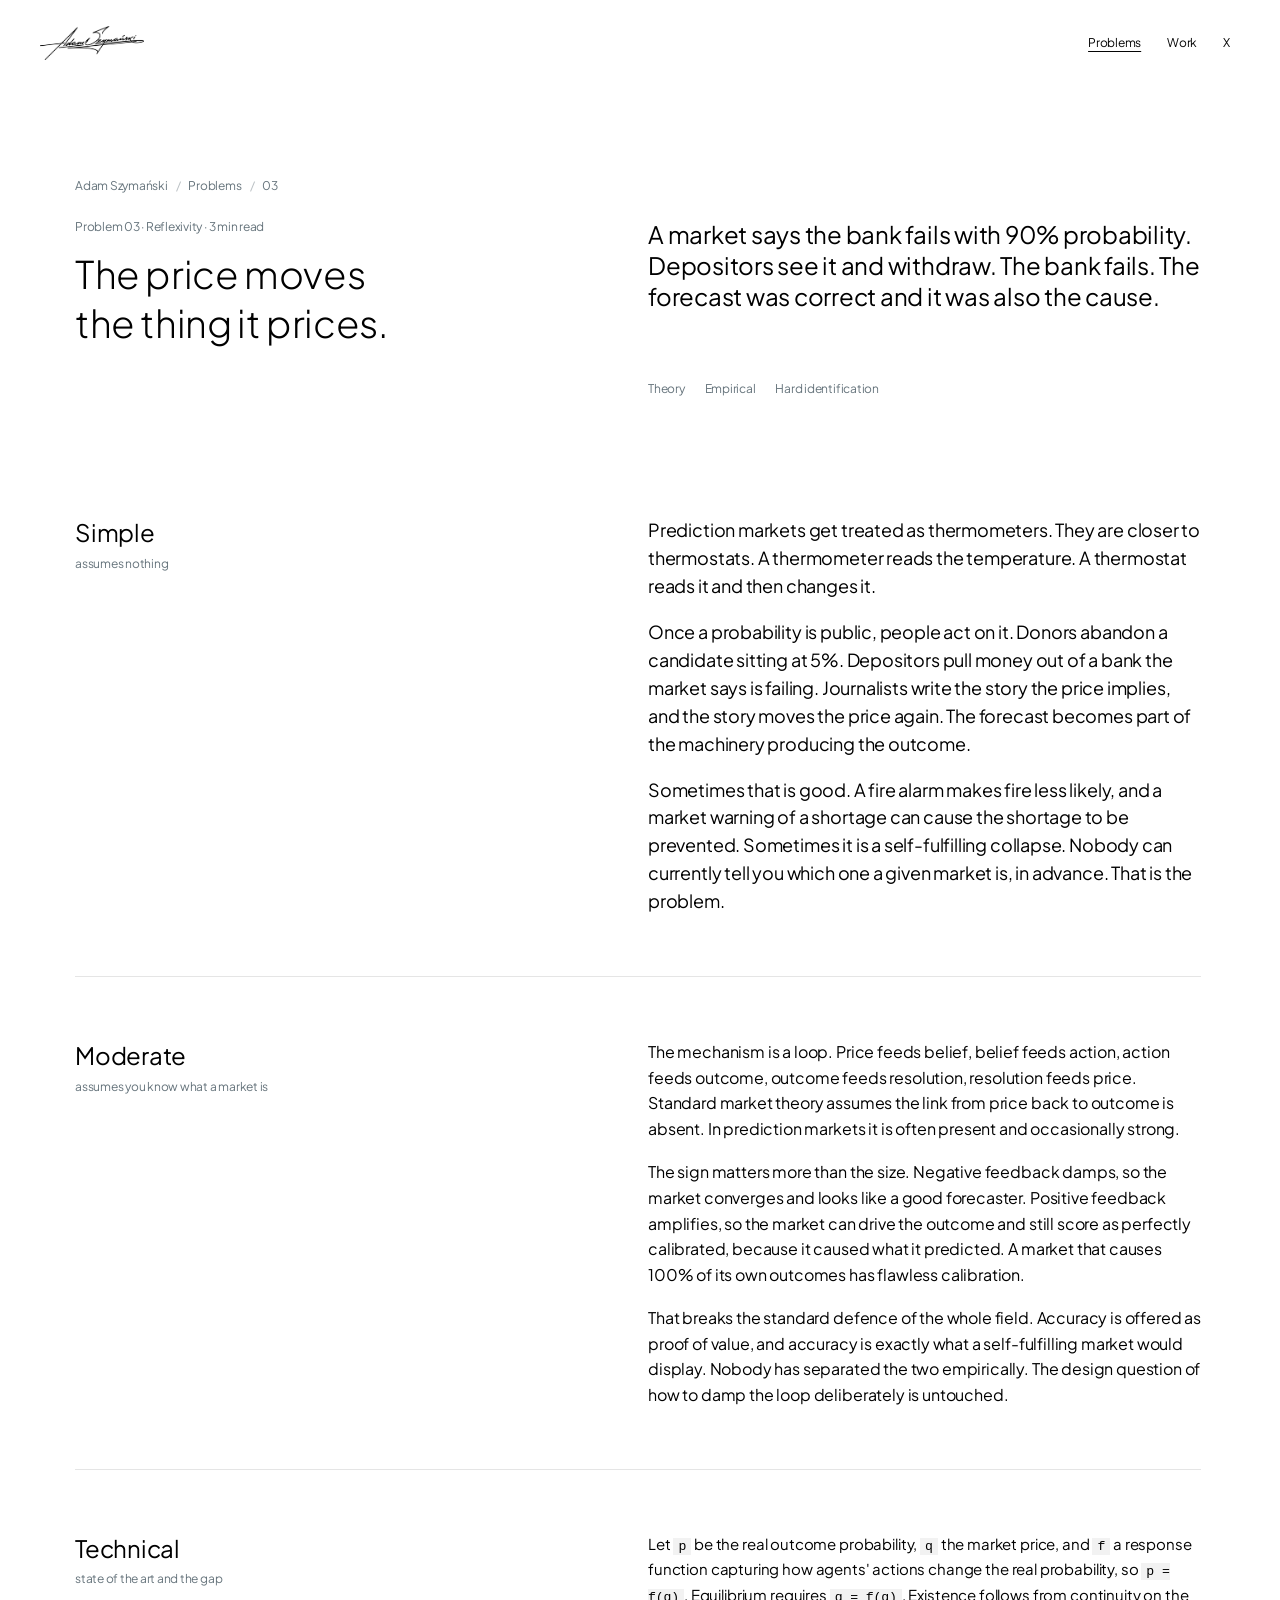
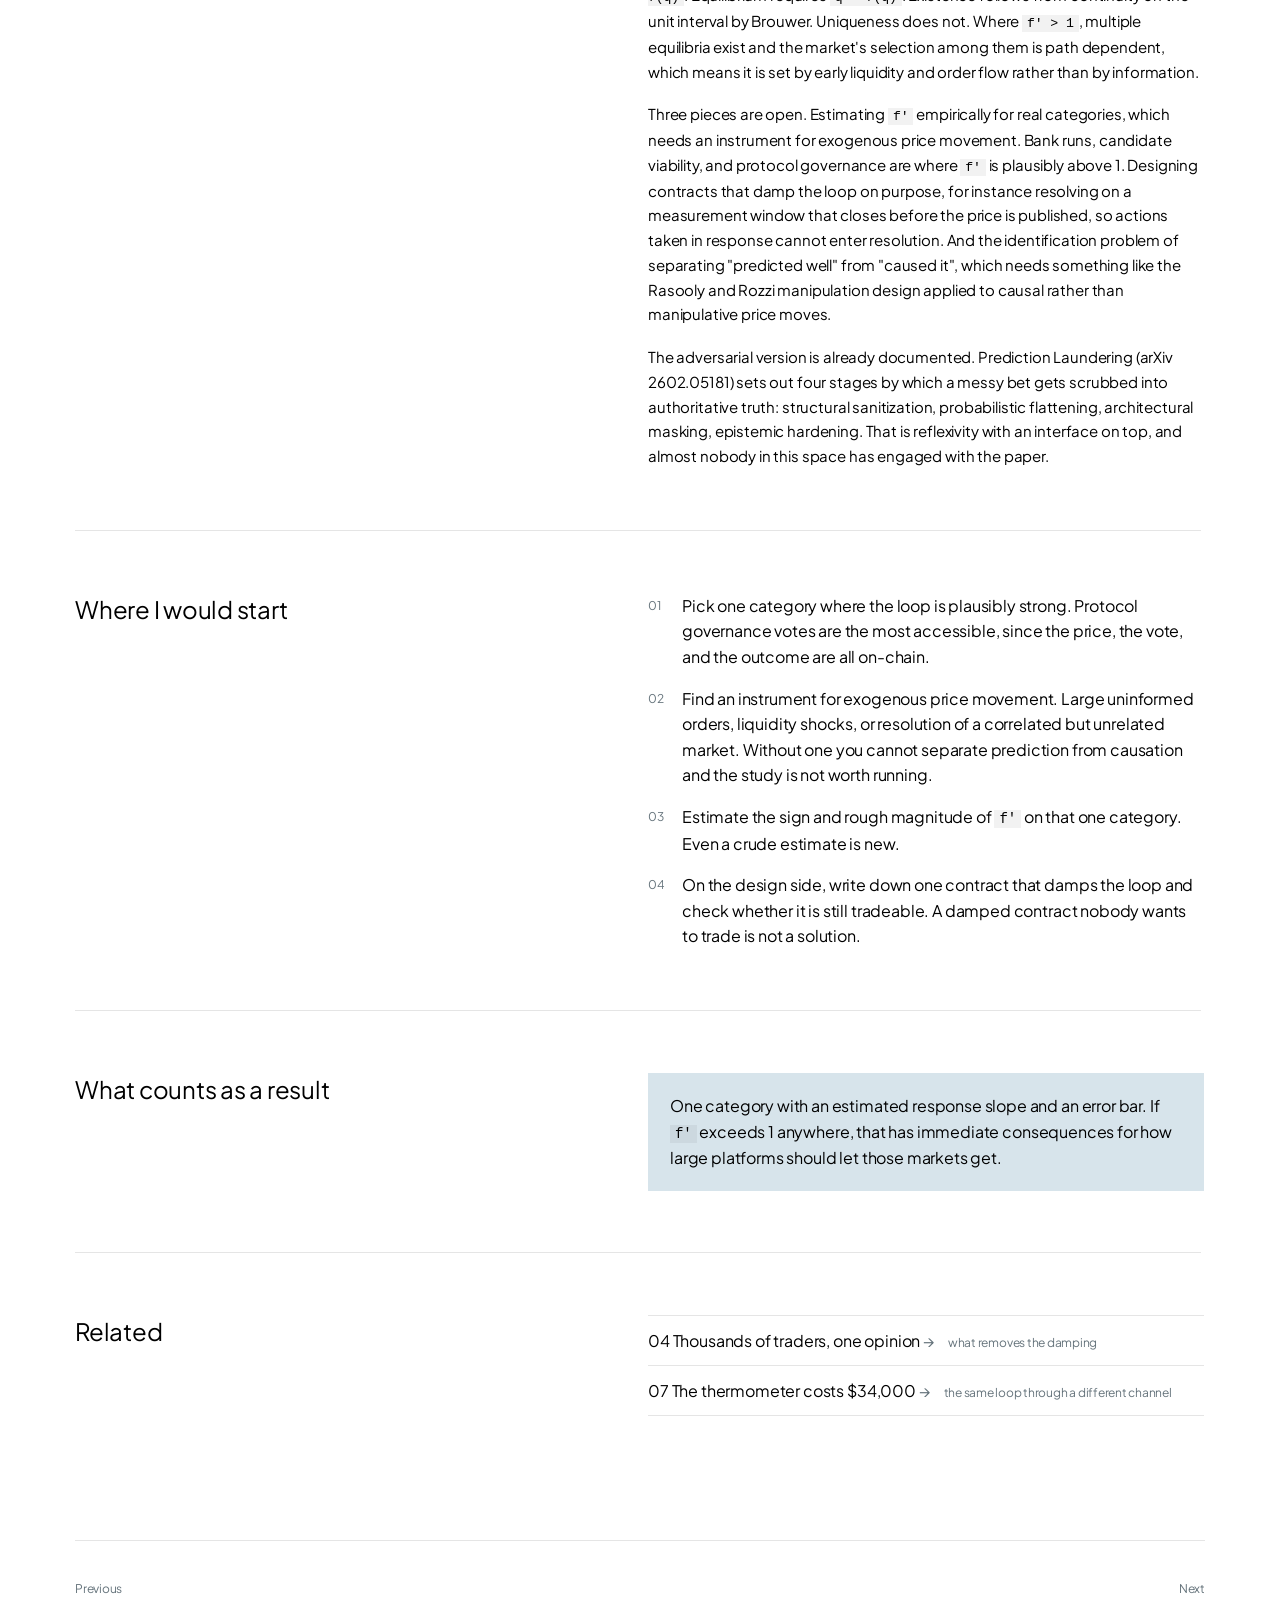
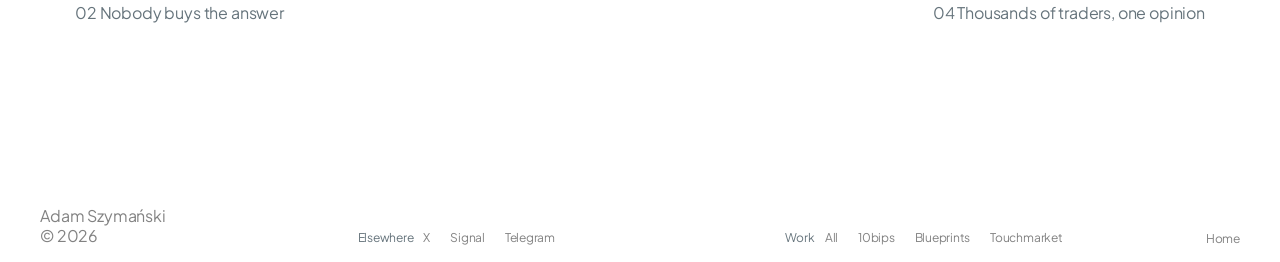
<file: problems/reflexivity.html>
<!doctype html>
<html lang="en">
  <head>
    <meta charset="UTF-8" />
    <meta name="viewport" content="width=device-width, initial-scale=1.0" />
    <title>The price moves the thing it prices · Open Problems</title>
    <meta name="description" content="A market says the bank fails. Depositors withdraw. The bank fails. The forecast was correct and it was also the cause, and calibration cannot tell those apart." />
    <link rel="canonical" href="https://adamszymanski.xyz/problems/reflexivity.html" />
    <meta name="theme-color" content="#ffffff" />
    <meta name="color-scheme" content="light" />

    <link rel="icon" type="image/x-icon" href="/assets/favicon/favicon.ico" />
    <link rel="icon" type="image/png" sizes="32x32" href="/assets/favicon/favicon-32x32.png" />
    <link rel="icon" type="image/png" sizes="16x16" href="/assets/favicon/favicon-16x16.png" />
    <link rel="apple-touch-icon" sizes="180x180" href="/assets/favicon/apple-touch-icon.png" />

    <meta property="og:type" content="article" />
    <meta property="og:site_name" content="Adam Szymański" />
    <meta property="og:title" content="The price moves the thing it prices" />
    <meta property="og:description" content="A market says the bank fails. Depositors withdraw. The bank fails. The forecast was correct and it was also the cause." />
    <meta property="og:url" content="https://adamszymanski.xyz/problems/reflexivity.html" />
    <meta property="og:image" content="https://adamszymanski.xyz/assets/og/og-image.png" />
    <meta name="twitter:card" content="summary_large_image" />
    <meta name="twitter:creator" content="@a_szymanski_" />

    <link rel="preconnect" href="https://fonts.googleapis.com" />
    <link rel="preconnect" href="https://fonts.gstatic.com" crossorigin />
    <link
      href="https://fonts.googleapis.com/css2?family=Plus+Jakarta+Sans:wght@300;400;500&display=swap"
      rel="stylesheet"
    />
    <link rel="stylesheet" href="/style.css" />
  </head>
  <body>
    <div class="page doc" data-theme="light">
      <header class="site-header">
        <a class="logo" href="/" aria-label="Adam Szymański, home">
          <img src="/assets/signature.webp" alt="Adam Szymański" />
        </a>
        <nav class="nav" aria-label="Site">
          <a href="/problems/" aria-current="page">Problems</a>
          <a href="/work/">Work</a>
          <a href="https://x.com/a_szymanski_" target="_blank" rel="noopener">X</a>
        </nav>
      </header>

      <main class="doc-main">
      <nav class="crumb">
        <a href="/">Adam Szymański</a><span class="slash">/</span><a href="/problems/">Problems</a><span class="slash">/</span>03
      </nav>

      <header class="top">
        <p class="eyebrow">Problem 03 · Reflexivity · 3&nbsp;min&nbsp;read</p>
        <h1 class="ptitle">The price moves the thing it prices.</h1>
        <p class="standfirst">
          A market says the bank fails with 90% probability. Depositors see it and
          withdraw. The bank fails. The forecast was correct and it was also the
          cause.
        </p>
        <div class="tagrow">
          <span class="tag">Theory</span>
          <span class="tag">Empirical</span>
          <span class="tag">Hard identification</span>
        </div>
      </header>

      <section class="tier tier-1">
        <h2>Simple <span class="h2note">assumes nothing</span></h2>
        <p>
          Prediction markets get treated as thermometers. They are closer to
          thermostats. A thermometer reads the temperature. A thermostat reads it
          and then changes it.
        </p>
        <p>
          Once a probability is public, people act on it. Donors abandon a
          candidate sitting at 5%. Depositors pull money out of a bank the market
          says is failing. Journalists write the story the price implies, and the
          story moves the price again. The forecast becomes part of the machinery
          producing the outcome.
        </p>
        <p>
          Sometimes that is good. A fire alarm makes fire less likely, and a market
          warning of a shortage can cause the shortage to be prevented. Sometimes
          it is a self-fulfilling collapse. Nobody can currently tell you which
          one a given market is, in advance. That is the problem.
        </p>
      </section>

      <section class="tier tier-2">
        <h2>Moderate <span class="h2note">assumes you know what a market is</span></h2>
        <p>
          The mechanism is a loop. Price feeds belief, belief feeds action, action
          feeds outcome, outcome feeds resolution, resolution feeds price.
          Standard market theory assumes the link from price back to outcome is
          absent. In prediction markets it is often present and occasionally
          strong.
        </p>
        <p>
          The sign matters more than the size. Negative feedback damps, so the
          market converges and looks like a good forecaster. Positive feedback
          amplifies, so the market can drive the outcome and still score as
          perfectly calibrated, because it caused what it predicted. A market that
          causes 100% of its own outcomes has flawless calibration.
        </p>
        <p>
          That breaks the standard defence of the whole field. Accuracy is offered
          as proof of value, and accuracy is exactly what a self-fulfilling market
          would display. Nobody has separated the two empirically. The design
          question of how to damp the loop deliberately is untouched.
        </p>
      </section>

      <section class="tier tier-3">
        <h2>Technical <span class="h2note">state of the art and the gap</span></h2>
        <p>
          Let <code>p</code> be the real outcome probability, <code>q</code> the
          market price, and <code>f</code> a response function capturing how
          agents' actions change the real probability, so <code>p = f(q)</code>.
          Equilibrium requires <code>q = f(q)</code>. Existence follows from
          continuity on the unit interval by Brouwer. Uniqueness does not. Where
          <code>f' &gt; 1</code>, multiple equilibria exist and the market's
          selection among them is path dependent, which means it is set by early
          liquidity and order flow rather than by information.
        </p>
        <p>
          Three pieces are open. Estimating <code>f'</code> empirically for real
          categories, which needs an instrument for exogenous price movement. Bank
          runs, candidate viability, and protocol governance are where
          <code>f'</code> is plausibly above 1. Designing contracts that damp the
          loop on purpose, for instance resolving on a measurement window that
          closes before the price is published, so actions taken in response
          cannot enter resolution. And the identification problem of separating
          "predicted well" from "caused it", which needs something like the
          Rasooly and Rozzi manipulation design applied to causal rather than
          manipulative price moves.
        </p>
        <p>
          The adversarial version is already documented. Prediction Laundering
          (arXiv 2602.05181) sets out four stages by which a messy bet gets
          scrubbed into authoritative truth: structural sanitization,
          probabilistic flattening, architectural masking, epistemic hardening.
          That is reflexivity with an interface on top, and almost nobody in this
          space has engaged with the paper.
        </p>
      </section>

      <section class="block">
        <h2>Where I would start</h2>
        <ol class="steps">
          <li>
            Pick one category where the loop is plausibly strong. Protocol
            governance votes are the most accessible, since the price, the vote,
            and the outcome are all on-chain.
          </li>
          <li>
            Find an instrument for exogenous price movement. Large uninformed
            orders, liquidity shocks, or resolution of a correlated but unrelated
            market. Without one you cannot separate prediction from causation and
            the study is not worth running.
          </li>
          <li>
            Estimate the sign and rough magnitude of <code>f'</code> on that one
            category. Even a crude estimate is new.
          </li>
          <li>
            On the design side, write down one contract that damps the loop and
            check whether it is still tradeable. A damped contract nobody wants to
            trade is not a solution.
          </li>
        </ol>
      </section>

      <section class="block">
        <h2>What counts as a result</h2>
        <p class="result">
          One category with an estimated response slope and an error bar. If
          <code>f'</code> exceeds 1 anywhere, that has immediate consequences for
          how large platforms should let those markets get.
        </p>
      </section>

      <section class="block">
        <h2>Related</h2>
        <ul class="list">
          <li>
            <a class="a" href="/problems/shadow-coordination.html">04 Thousands of traders, one opinion</a>
            <span class="t">what removes the damping</span>
          </li>
          <li>
            <a class="a" href="/problems/manipulation-ceiling.html">07 The thermometer costs $34,000</a>
            <span class="t">the same loop through a different channel</span>
          </li>
        </ul>
      </section>

      <nav class="pnav">
        <a href="/problems/who-pays.html">
          <span class="dir">Previous</span>02 Nobody buys the answer
        </a>
        <a class="next" href="/problems/shadow-coordination.html">
          <span class="dir">Next</span>04 Thousands of traders, one opinion
        </a>
      </nav>
      </main>

      <footer class="site-footer doc-footer">
        <p class="copyright">Adam Szymański<br />© 2026</p>
        <div class="footer-group">
          <span>Elsewhere</span>
          <a href="https://x.com/a_szymanski_" target="_blank" rel="noopener">X</a>
          <a href="https://signal.me/#eu/mgJfrey3UFX1N4fbjxit7_9RnvSt694FhBDMovSDUOrnuH4lN5RARqm74mZkVQze" target="_blank" rel="noopener">Signal</a>
          <a href="https://t.me/adamszymanskidev" target="_blank" rel="noopener">Telegram</a>
        </div>
        <div class="footer-group">
          <span>Work</span>
          <a href="/work/">All</a>
          <a href="https://10bips.com/" target="_blank" rel="noopener">10bips</a>
          <a href="https://blueprints.finance/" target="_blank" rel="noopener">Blueprints</a>
          <a href="https://touch.market/" target="_blank" rel="noopener">Touchmarket</a>
        </div>
        <a class="footer-end" href="/">Home</a>
      </footer>
    </div>
  </body>
</html>
</file>
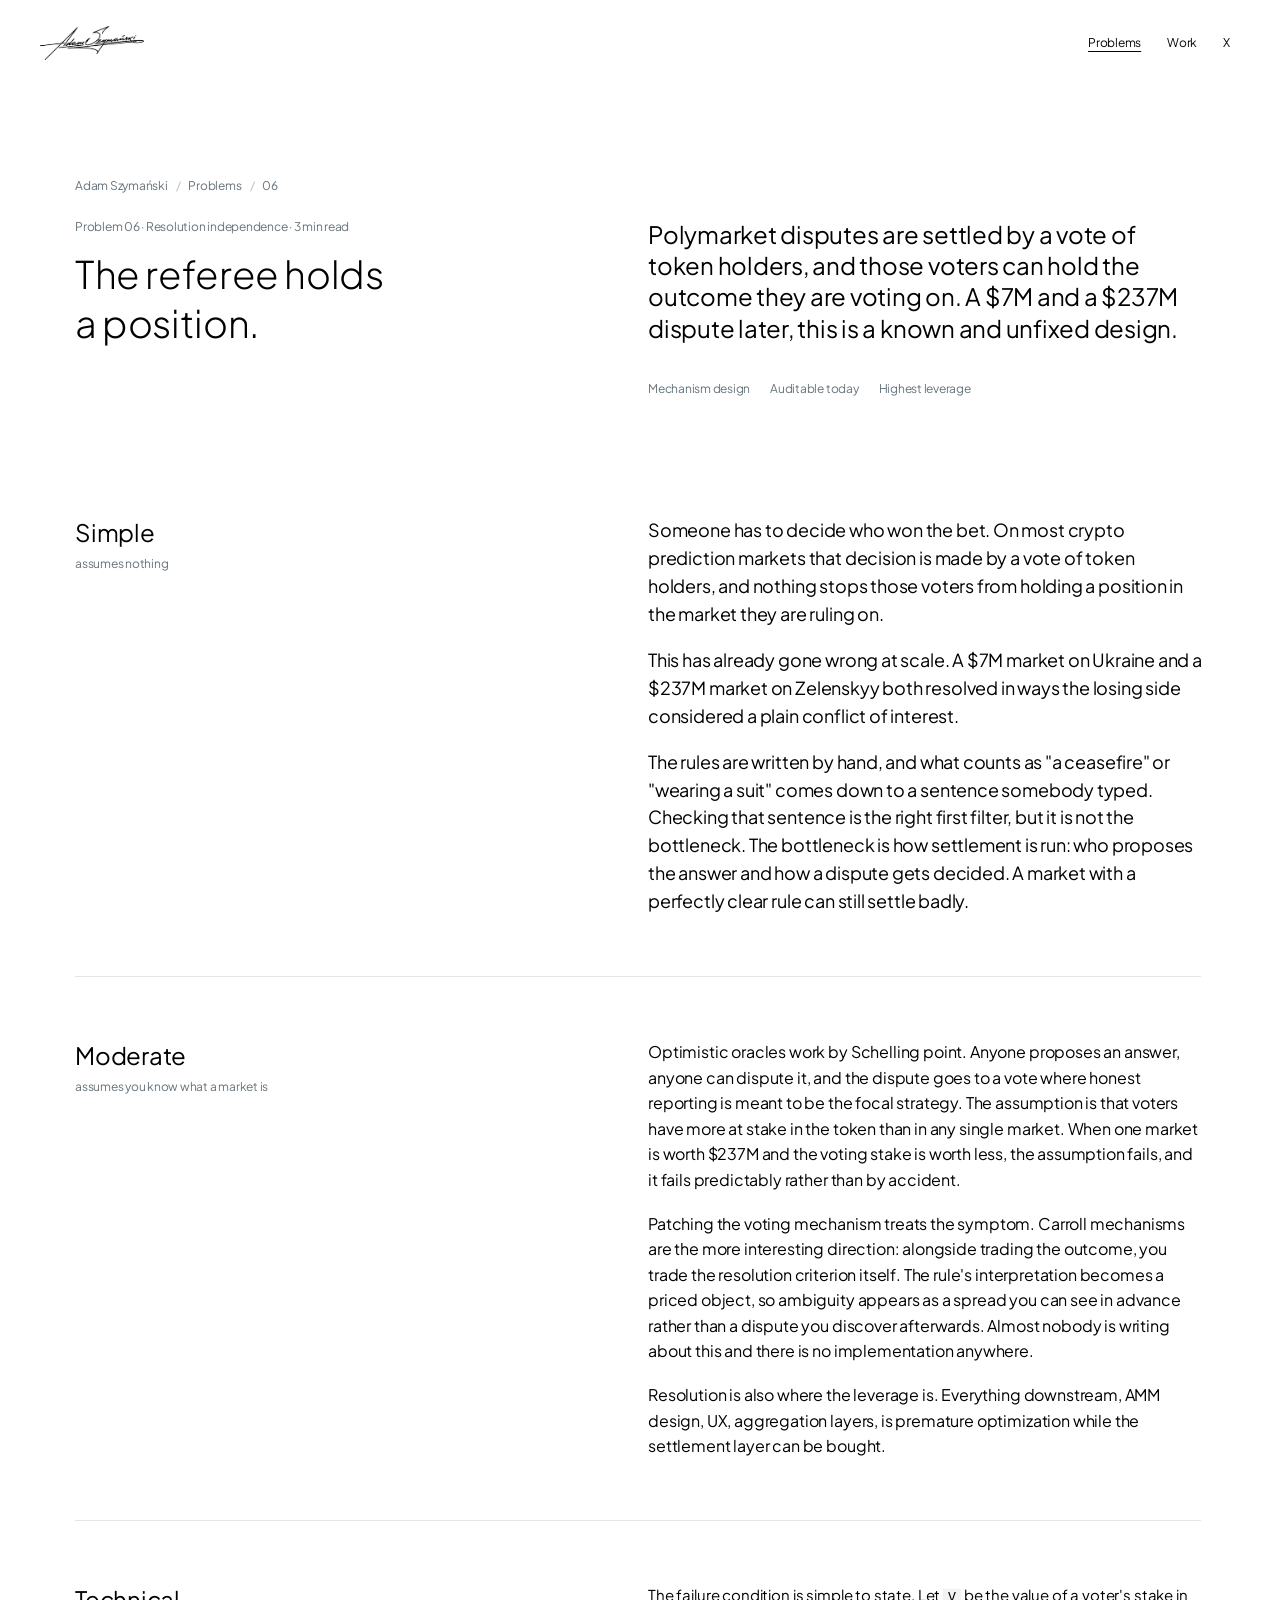
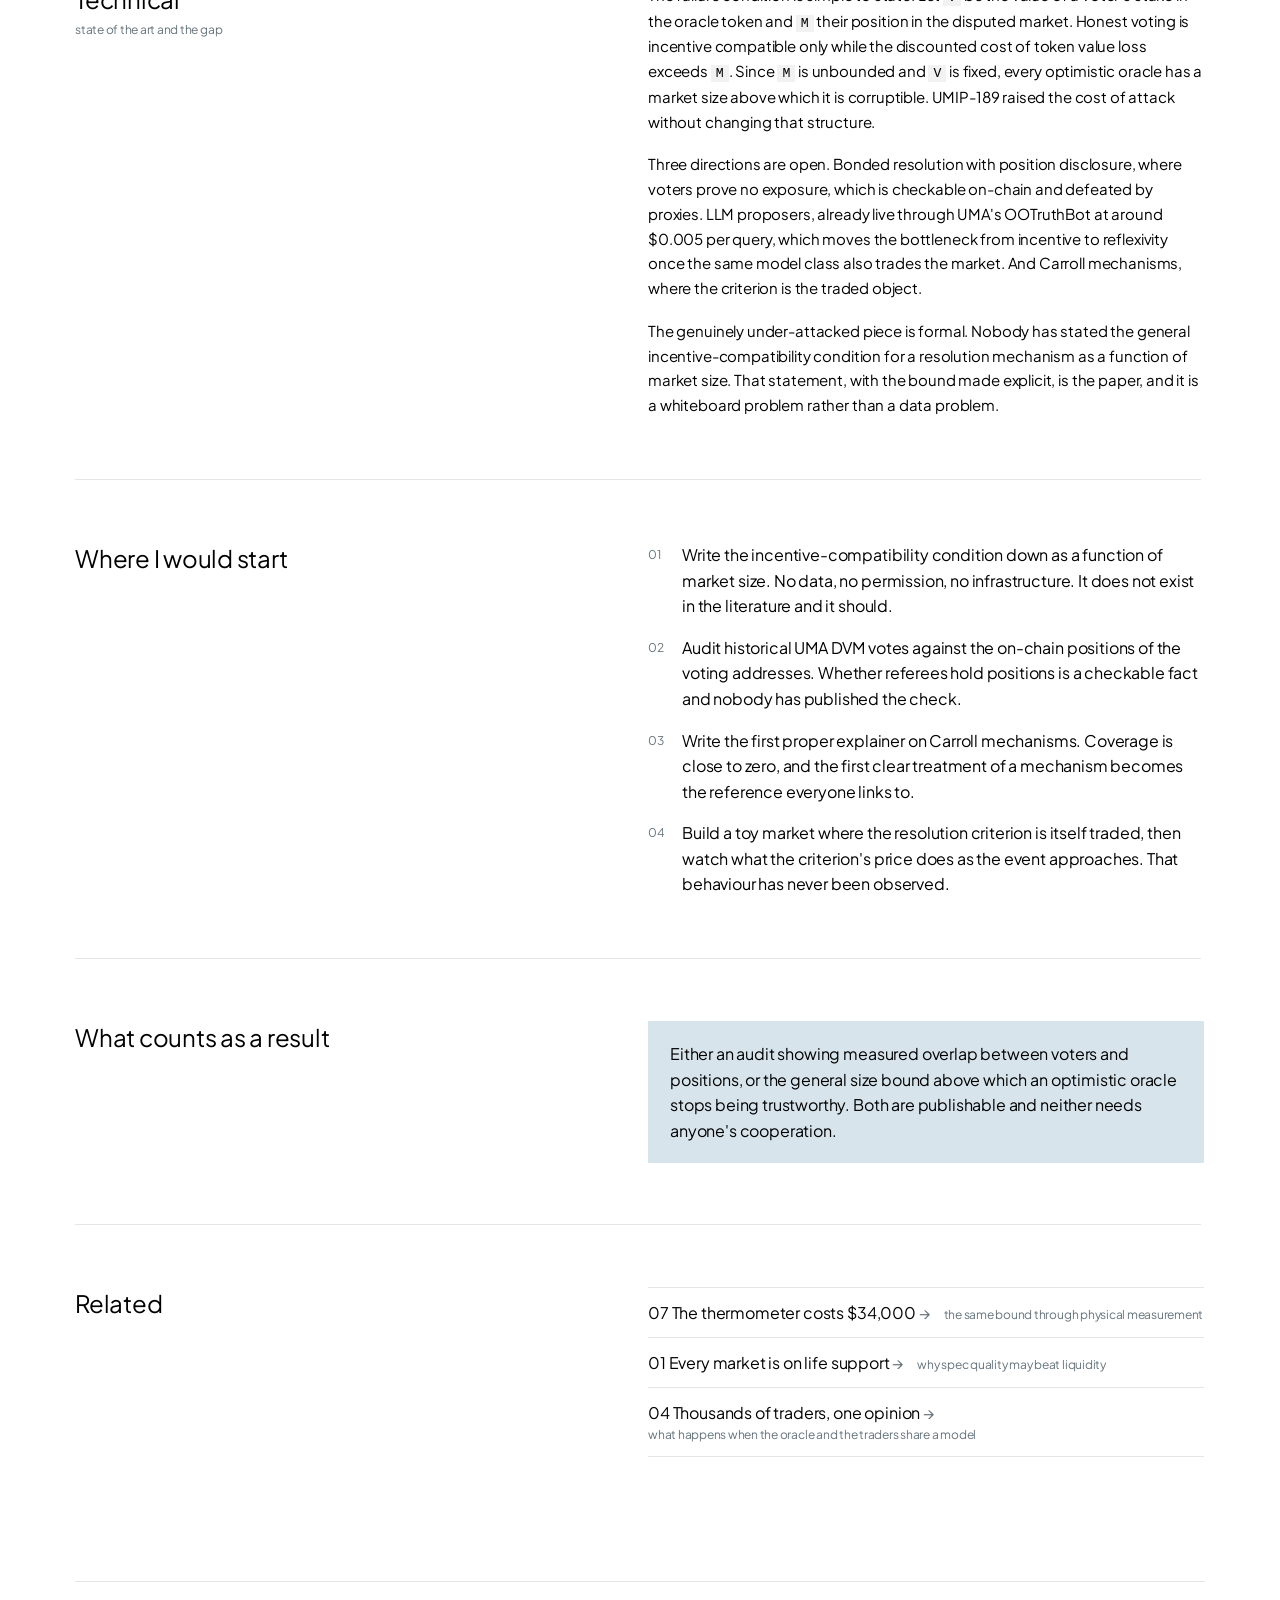
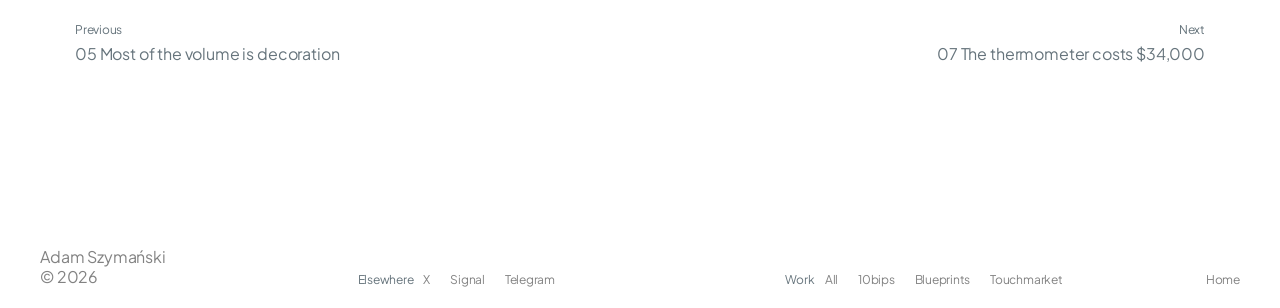
<file: problems/resolution-independence.html>
<!doctype html>
<html lang="en">
  <head>
    <meta charset="UTF-8" />
    <meta name="viewport" content="width=device-width, initial-scale=1.0" />
    <title>The referee holds a position · Open Problems</title>
    <meta name="description" content="UMA's oracle resolves Polymarket disputes by token vote, and voters can hold the outcome they vote on. A $7M and a $237M dispute later, this is still the design." />
    <link rel="canonical" href="https://adamszymanski.xyz/problems/resolution-independence.html" />
    <meta name="theme-color" content="#ffffff" />
    <meta name="color-scheme" content="light" />

    <link rel="icon" type="image/x-icon" href="/assets/favicon/favicon.ico" />
    <link rel="icon" type="image/png" sizes="32x32" href="/assets/favicon/favicon-32x32.png" />
    <link rel="icon" type="image/png" sizes="16x16" href="/assets/favicon/favicon-16x16.png" />
    <link rel="apple-touch-icon" sizes="180x180" href="/assets/favicon/apple-touch-icon.png" />

    <meta property="og:type" content="article" />
    <meta property="og:site_name" content="Adam Szymański" />
    <meta property="og:title" content="The referee holds a position" />
    <meta property="og:description" content="Every optimistic oracle has a market size above which it is corruptible. Nobody has written down where that is." />
    <meta property="og:url" content="https://adamszymanski.xyz/problems/resolution-independence.html" />
    <meta property="og:image" content="https://adamszymanski.xyz/assets/og/og-image.png" />
    <meta name="twitter:card" content="summary_large_image" />
    <meta name="twitter:creator" content="@a_szymanski_" />

    <link rel="preconnect" href="https://fonts.googleapis.com" />
    <link rel="preconnect" href="https://fonts.gstatic.com" crossorigin />
    <link
      href="https://fonts.googleapis.com/css2?family=Plus+Jakarta+Sans:wght@300;400;500&display=swap"
      rel="stylesheet"
    />
    <link rel="stylesheet" href="/style.css" />
  </head>
  <body>
    <div class="page doc" data-theme="light">
      <header class="site-header">
        <a class="logo" href="/" aria-label="Adam Szymański, home">
          <img src="/assets/signature.webp" alt="Adam Szymański" />
        </a>
        <nav class="nav" aria-label="Site">
          <a href="/problems/" aria-current="page">Problems</a>
          <a href="/work/">Work</a>
          <a href="https://x.com/a_szymanski_" target="_blank" rel="noopener">X</a>
        </nav>
      </header>

      <main class="doc-main">
      <nav class="crumb">
        <a href="/">Adam Szymański</a><span class="slash">/</span><a href="/problems/">Problems</a><span class="slash">/</span>06
      </nav>

      <header class="top">
        <p class="eyebrow">Problem 06 · Resolution independence · 3&nbsp;min&nbsp;read</p>
        <h1 class="ptitle">The referee holds a position.</h1>
        <p class="standfirst">
          Polymarket disputes are settled by a vote of token holders, and those
          voters can hold the outcome they are voting on. A $7M and a $237M dispute
          later, this is a known and unfixed design.
        </p>
        <div class="tagrow">
          <span class="tag">Mechanism design</span>
          <span class="tag">Auditable today</span>
          <span class="tag">Highest leverage</span>
        </div>
      </header>

      <section class="tier tier-1">
        <h2>Simple <span class="h2note">assumes nothing</span></h2>
        <p>
          Someone has to decide who won the bet. On most crypto prediction markets
          that decision is made by a vote of token holders, and nothing stops those
          voters from holding a position in the market they are ruling on.
        </p>
        <p>
          This has already gone wrong at scale. A $7M market on Ukraine and a $237M
          market on Zelenskyy both resolved in ways the losing side considered a
          plain conflict of interest.
        </p>
        <p>
          The rules are written by hand, and what counts as "a ceasefire" or
          "wearing a suit" comes down to a sentence somebody typed. Checking that
          sentence is the right first filter, but it is not the bottleneck. The
          bottleneck is how settlement is run: who proposes the answer and how a
          dispute gets decided. A market with a perfectly clear rule can still
          settle badly.
        </p>
      </section>

      <section class="tier tier-2">
        <h2>Moderate <span class="h2note">assumes you know what a market is</span></h2>
        <p>
          Optimistic oracles work by Schelling point. Anyone proposes an answer,
          anyone can dispute it, and the dispute goes to a vote where honest
          reporting is meant to be the focal strategy. The assumption is that
          voters have more at stake in the token than in any single market. When one
          market is worth $237M and the voting stake is worth less, the assumption
          fails, and it fails predictably rather than by accident.
        </p>
        <p>
          Patching the voting mechanism treats the symptom. Carroll mechanisms are
          the more interesting direction: alongside trading the outcome, you trade
          the resolution criterion itself. The rule's interpretation becomes a
          priced object, so ambiguity appears as a spread you can see in advance
          rather than a dispute you discover afterwards. Almost nobody is writing
          about this and there is no implementation anywhere.
        </p>
        <p>
          Resolution is also where the leverage is. Everything downstream, AMM
          design, UX, aggregation layers, is premature optimization while the
          settlement layer can be bought.
        </p>
      </section>

      <section class="tier tier-3">
        <h2>Technical <span class="h2note">state of the art and the gap</span></h2>
        <p>
          The failure condition is simple to state. Let <code>V</code> be the value
          of a voter's stake in the oracle token and <code>M</code> their position
          in the disputed market. Honest voting is incentive compatible only while
          the discounted cost of token value loss exceeds <code>M</code>. Since
          <code>M</code> is unbounded and <code>V</code> is fixed, every optimistic
          oracle has a market size above which it is corruptible. UMIP-189 raised
          the cost of attack without changing that structure.
        </p>
        <p>
          Three directions are open. Bonded resolution with position disclosure,
          where voters prove no exposure, which is checkable on-chain and defeated
          by proxies. LLM proposers, already live through UMA's OOTruthBot at around
          $0.005 per query, which moves the bottleneck from incentive to
          reflexivity once the same model class also trades the market. And Carroll
          mechanisms, where the criterion is the traded object.
        </p>
        <p>
          The genuinely under-attacked piece is formal. Nobody has stated the
          general incentive-compatibility condition for a resolution mechanism as a
          function of market size. That statement, with the bound made explicit, is
          the paper, and it is a whiteboard problem rather than a data problem.
        </p>
      </section>

      <section class="block">
        <h2>Where I would start</h2>
        <ol class="steps">
          <li>
            Write the incentive-compatibility condition down as a function of market
            size. No data, no permission, no infrastructure. It does not exist in
            the literature and it should.
          </li>
          <li>
            Audit historical UMA DVM votes against the on-chain positions of the
            voting addresses. Whether referees hold positions is a checkable fact
            and nobody has published the check.
          </li>
          <li>
            Write the first proper explainer on Carroll mechanisms. Coverage is
            close to zero, and the first clear treatment of a mechanism becomes the
            reference everyone links to.
          </li>
          <li>
            Build a toy market where the resolution criterion is itself traded, then
            watch what the criterion's price does as the event approaches. That
            behaviour has never been observed.
          </li>
        </ol>
      </section>

      <section class="block">
        <h2>What counts as a result</h2>
        <p class="result">
          Either an audit showing measured overlap between voters and positions, or
          the general size bound above which an optimistic oracle stops being
          trustworthy. Both are publishable and neither needs anyone's
          cooperation.
        </p>
      </section>

      <section class="block">
        <h2>Related</h2>
        <ul class="list">
          <li>
            <a class="a" href="/problems/manipulation-ceiling.html">07 The thermometer costs $34,000</a>
            <span class="t">the same bound through physical measurement</span>
          </li>
          <li>
            <a class="a" href="/problems/subsidies.html">01 Every market is on life support</a>
            <span class="t">why spec quality may beat liquidity</span>
          </li>
          <li>
            <a class="a" href="/problems/shadow-coordination.html">04 Thousands of traders, one opinion</a>
            <span class="t">what happens when the oracle and the traders share a model</span>
          </li>
        </ul>
      </section>

      <nav class="pnav">
        <a href="/problems/wash-trading.html">
          <span class="dir">Previous</span>05 Most of the volume is decoration
        </a>
        <a class="next" href="/problems/manipulation-ceiling.html">
          <span class="dir">Next</span>07 The thermometer costs $34,000
        </a>
      </nav>
      </main>

      <footer class="site-footer doc-footer">
        <p class="copyright">Adam Szymański<br />© 2026</p>
        <div class="footer-group">
          <span>Elsewhere</span>
          <a href="https://x.com/a_szymanski_" target="_blank" rel="noopener">X</a>
          <a href="https://signal.me/#eu/mgJfrey3UFX1N4fbjxit7_9RnvSt694FhBDMovSDUOrnuH4lN5RARqm74mZkVQze" target="_blank" rel="noopener">Signal</a>
          <a href="https://t.me/adamszymanskidev" target="_blank" rel="noopener">Telegram</a>
        </div>
        <div class="footer-group">
          <span>Work</span>
          <a href="/work/">All</a>
          <a href="https://10bips.com/" target="_blank" rel="noopener">10bips</a>
          <a href="https://blueprints.finance/" target="_blank" rel="noopener">Blueprints</a>
          <a href="https://touch.market/" target="_blank" rel="noopener">Touchmarket</a>
        </div>
        <a class="footer-end" href="/">Home</a>
      </footer>
    </div>
  </body>
</html>
</file>
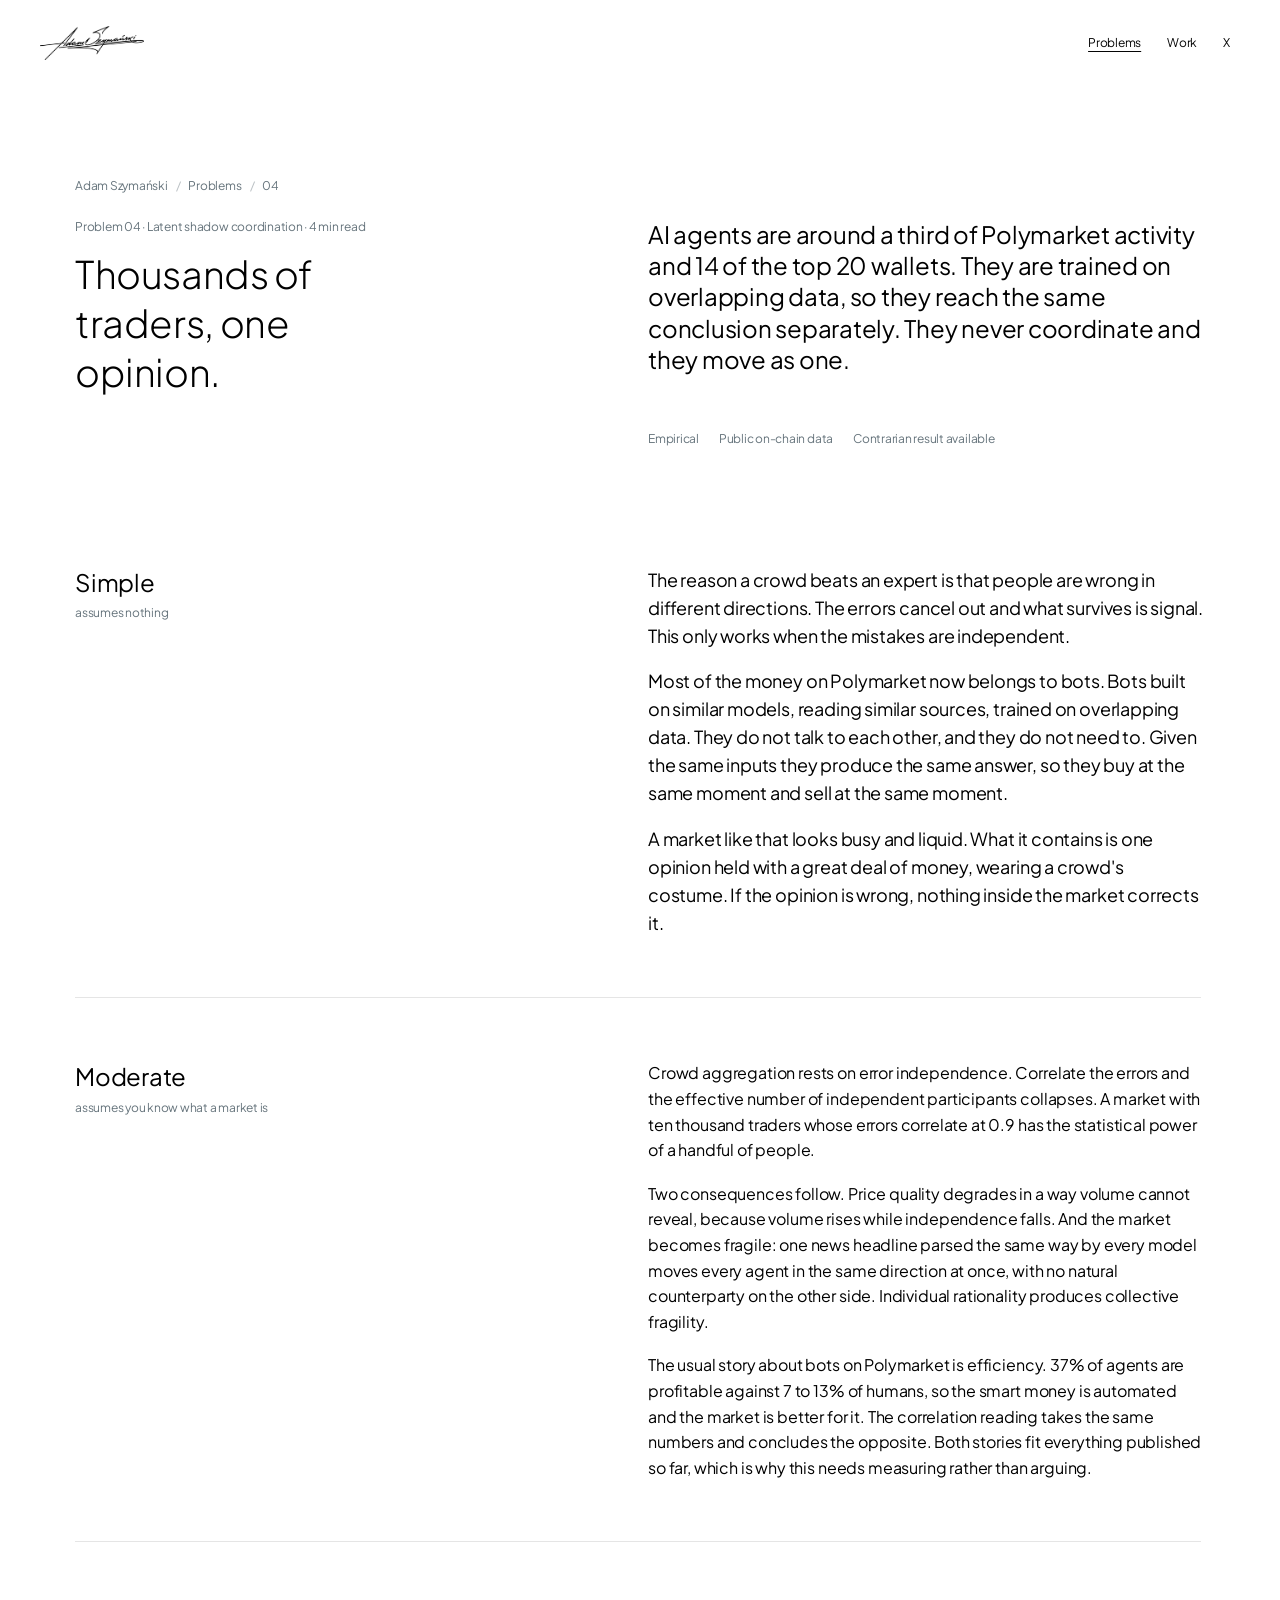
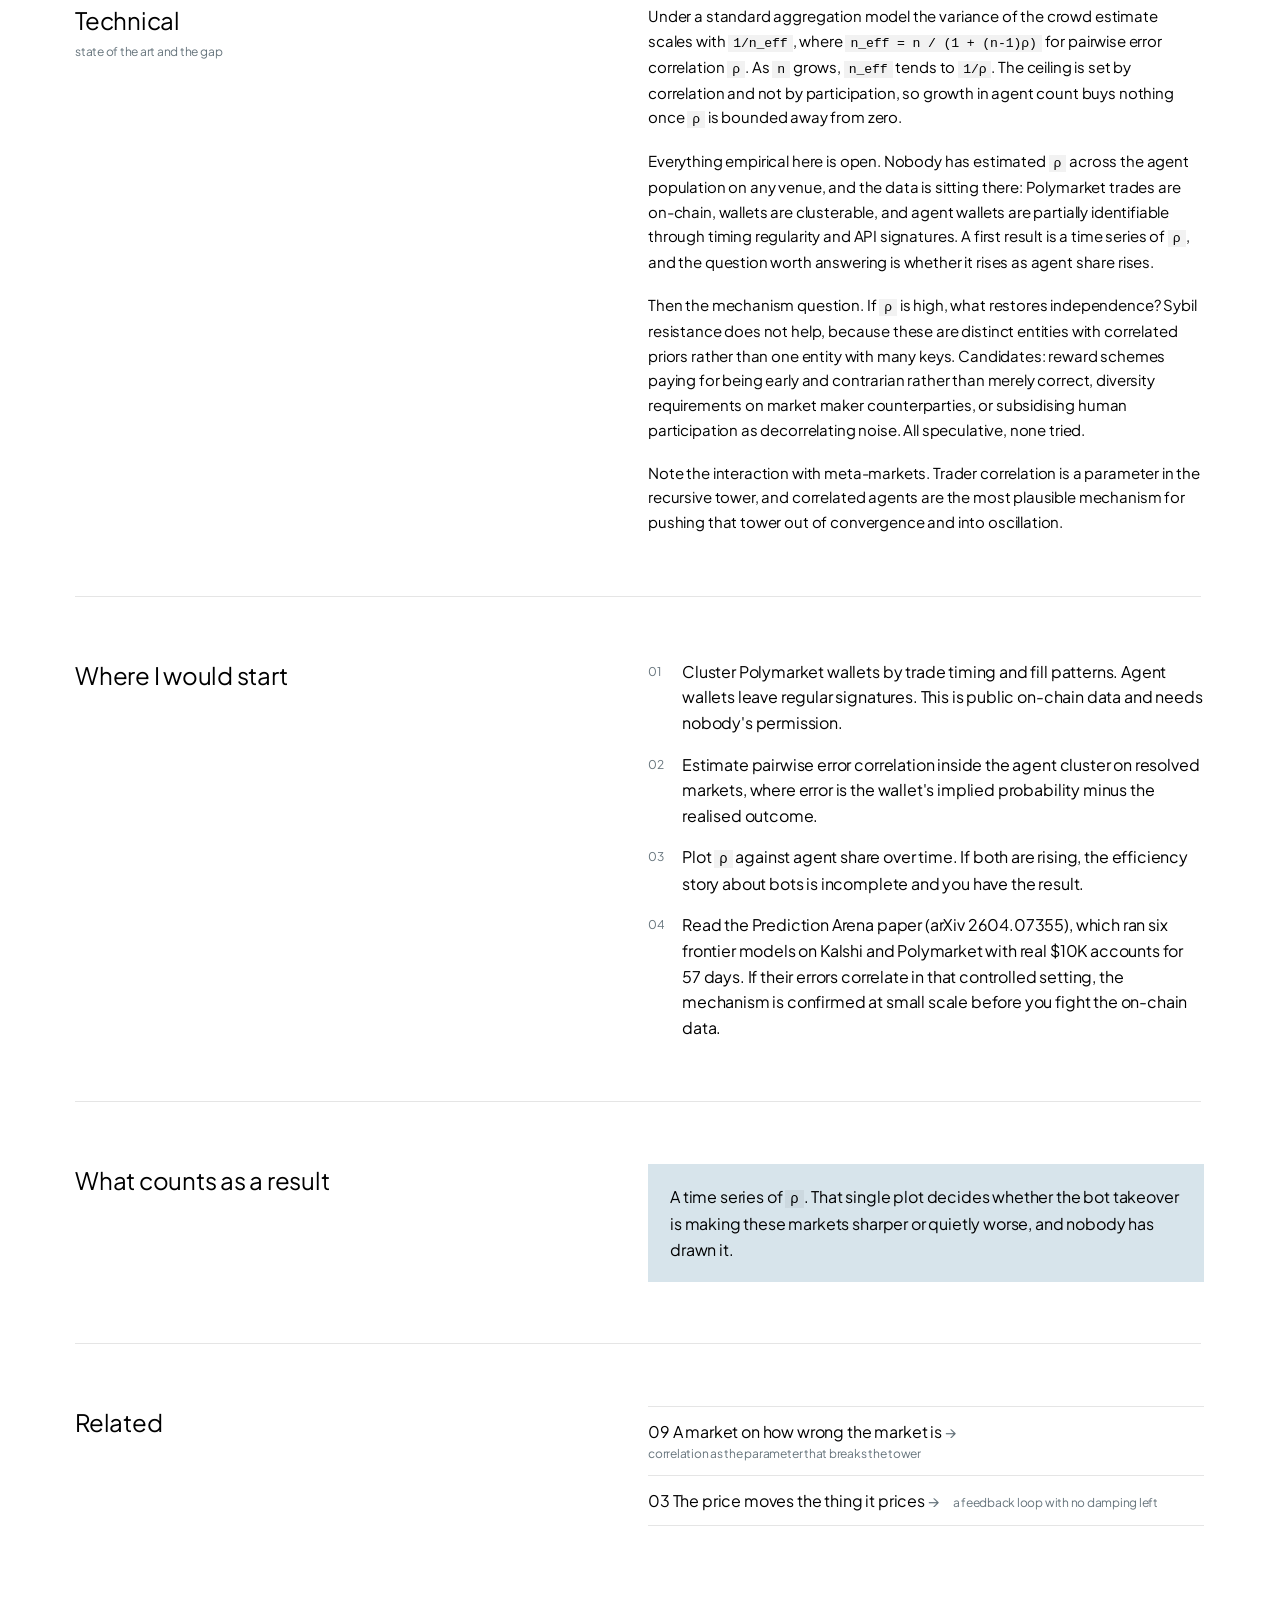
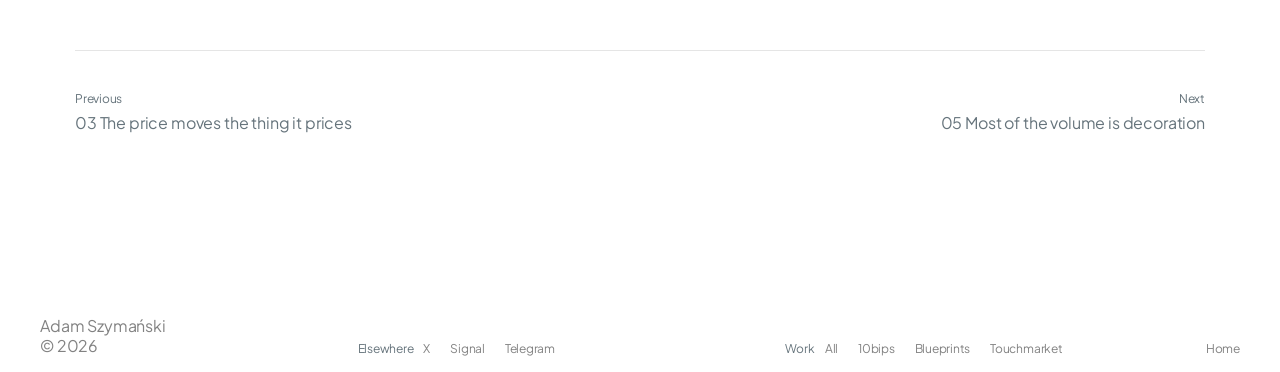
<file: problems/shadow-coordination.html>
<!doctype html>
<html lang="en">
  <head>
    <meta charset="UTF-8" />
    <meta name="viewport" content="width=device-width, initial-scale=1.0" />
    <title>Thousands of traders, one opinion · Open Problems</title>
    <meta name="description" content="AI agents are around a third of Polymarket activity, trained on overlapping data. They never coordinate and they move as one. Crowd wisdom needs independent errors." />
    <link rel="canonical" href="https://adamszymanski.xyz/problems/shadow-coordination.html" />
    <meta name="theme-color" content="#ffffff" />
    <meta name="color-scheme" content="light" />

    <link rel="icon" type="image/x-icon" href="/assets/favicon/favicon.ico" />
    <link rel="icon" type="image/png" sizes="32x32" href="/assets/favicon/favicon-32x32.png" />
    <link rel="icon" type="image/png" sizes="16x16" href="/assets/favicon/favicon-16x16.png" />
    <link rel="apple-touch-icon" sizes="180x180" href="/assets/favicon/apple-touch-icon.png" />

    <meta property="og:type" content="article" />
    <meta property="og:site_name" content="Adam Szymański" />
    <meta property="og:title" content="Thousands of traders, one opinion" />
    <meta property="og:description" content="AI agents are around a third of Polymarket activity, trained on overlapping data. They never coordinate and they move as one." />
    <meta property="og:url" content="https://adamszymanski.xyz/problems/shadow-coordination.html" />
    <meta property="og:image" content="https://adamszymanski.xyz/assets/og/og-image.png" />
    <meta name="twitter:card" content="summary_large_image" />
    <meta name="twitter:creator" content="@a_szymanski_" />

    <link rel="preconnect" href="https://fonts.googleapis.com" />
    <link rel="preconnect" href="https://fonts.gstatic.com" crossorigin />
    <link
      href="https://fonts.googleapis.com/css2?family=Plus+Jakarta+Sans:wght@300;400;500&display=swap"
      rel="stylesheet"
    />
    <link rel="stylesheet" href="/style.css" />
  </head>
  <body>
    <div class="page doc" data-theme="light">
      <header class="site-header">
        <a class="logo" href="/" aria-label="Adam Szymański, home">
          <img src="/assets/signature.webp" alt="Adam Szymański" />
        </a>
        <nav class="nav" aria-label="Site">
          <a href="/problems/" aria-current="page">Problems</a>
          <a href="/work/">Work</a>
          <a href="https://x.com/a_szymanski_" target="_blank" rel="noopener">X</a>
        </nav>
      </header>

      <main class="doc-main">
      <nav class="crumb">
        <a href="/">Adam Szymański</a><span class="slash">/</span><a href="/problems/">Problems</a><span class="slash">/</span>04
      </nav>

      <header class="top">
        <p class="eyebrow">Problem 04 · Latent shadow coordination · 4&nbsp;min&nbsp;read</p>
        <h1 class="ptitle">Thousands of traders, one opinion.</h1>
        <p class="standfirst">
          AI agents are around a third of Polymarket activity and 14 of the top 20
          wallets. They are trained on overlapping data, so they reach the same
          conclusion separately. They never coordinate and they move as one.
        </p>
        <div class="tagrow">
          <span class="tag">Empirical</span>
          <span class="tag">Public on-chain data</span>
          <span class="tag">Contrarian result available</span>
        </div>
      </header>

      <section class="tier tier-1">
        <h2>Simple <span class="h2note">assumes nothing</span></h2>
        <p>
          The reason a crowd beats an expert is that people are wrong in different
          directions. The errors cancel out and what survives is signal. This only
          works when the mistakes are independent.
        </p>
        <p>
          Most of the money on Polymarket now belongs to bots. Bots built on
          similar models, reading similar sources, trained on overlapping data.
          They do not talk to each other, and they do not need to. Given the same
          inputs they produce the same answer, so they buy at the same moment and
          sell at the same moment.
        </p>
        <p>
          A market like that looks busy and liquid. What it contains is one opinion
          held with a great deal of money, wearing a crowd's costume. If the
          opinion is wrong, nothing inside the market corrects it.
        </p>
      </section>

      <section class="tier tier-2">
        <h2>Moderate <span class="h2note">assumes you know what a market is</span></h2>
        <p>
          Crowd aggregation rests on error independence. Correlate the errors and
          the effective number of independent participants collapses. A market with
          ten thousand traders whose errors correlate at 0.9 has the statistical
          power of a handful of people.
        </p>
        <p>
          Two consequences follow. Price quality degrades in a way volume cannot
          reveal, because volume rises while independence falls. And the market
          becomes fragile: one news headline parsed the same way by every model
          moves every agent in the same direction at once, with no natural
          counterparty on the other side. Individual rationality produces
          collective fragility.
        </p>
        <p>
          The usual story about bots on Polymarket is efficiency. 37% of agents are
          profitable against 7 to 13% of humans, so the smart money is automated
          and the market is better for it. The correlation reading takes the same
          numbers and concludes the opposite. Both stories fit everything published
          so far, which is why this needs measuring rather than arguing.
        </p>
      </section>

      <section class="tier tier-3">
        <h2>Technical <span class="h2note">state of the art and the gap</span></h2>
        <p>
          Under a standard aggregation model the variance of the crowd estimate
          scales with <code>1/n_eff</code>, where
          <code>n_eff = n / (1 + (n-1)ρ)</code> for pairwise error correlation
          <code>ρ</code>. As <code>n</code> grows, <code>n_eff</code> tends to
          <code>1/ρ</code>. The ceiling is set by correlation and not by
          participation, so growth in agent count buys nothing once <code>ρ</code>
          is bounded away from zero.
        </p>
        <p>
          Everything empirical here is open. Nobody has estimated <code>ρ</code>
          across the agent population on any venue, and the data is sitting there:
          Polymarket trades are on-chain, wallets are clusterable, and agent
          wallets are partially identifiable through timing regularity and API
          signatures. A first result is a time series of <code>ρ</code>, and the
          question worth answering is whether it rises as agent share rises.
        </p>
        <p>
          Then the mechanism question. If <code>ρ</code> is high, what restores
          independence? Sybil resistance does not help, because these are distinct
          entities with correlated priors rather than one entity with many keys.
          Candidates: reward schemes paying for being early and contrarian rather
          than merely correct, diversity requirements on market maker
          counterparties, or subsidising human participation as decorrelating
          noise. All speculative, none tried.
        </p>
        <p>
          Note the interaction with meta-markets. Trader correlation is a parameter
          in the recursive tower, and correlated agents are the most plausible
          mechanism for pushing that tower out of convergence and into
          oscillation.
        </p>
      </section>

      <section class="block">
        <h2>Where I would start</h2>
        <ol class="steps">
          <li>
            Cluster Polymarket wallets by trade timing and fill patterns. Agent
            wallets leave regular signatures. This is public on-chain data and
            needs nobody's permission.
          </li>
          <li>
            Estimate pairwise error correlation inside the agent cluster on
            resolved markets, where error is the wallet's implied probability minus
            the realised outcome.
          </li>
          <li>
            Plot <code>ρ</code> against agent share over time. If both are rising,
            the efficiency story about bots is incomplete and you have the
            result.
          </li>
          <li>
            Read the Prediction Arena paper (arXiv 2604.07355), which ran six
            frontier models on Kalshi and Polymarket with real $10K accounts for 57
            days. If their errors correlate in that controlled setting, the
            mechanism is confirmed at small scale before you fight the on-chain
            data.
          </li>
        </ol>
      </section>

      <section class="block">
        <h2>What counts as a result</h2>
        <p class="result">
          A time series of <code>ρ</code>. That single plot decides whether the bot
          takeover is making these markets sharper or quietly worse, and nobody
          has drawn it.
        </p>
      </section>

      <section class="block">
        <h2>Related</h2>
        <ul class="list">
          <li>
            <a class="a" href="/problems/meta-markets.html">09 A market on how wrong the market is</a>
            <span class="t">correlation as the parameter that breaks the tower</span>
          </li>
          <li>
            <a class="a" href="/problems/reflexivity.html">03 The price moves the thing it prices</a>
            <span class="t">a feedback loop with no damping left</span>
          </li>
        </ul>
      </section>

      <nav class="pnav">
        <a href="/problems/reflexivity.html">
          <span class="dir">Previous</span>03 The price moves the thing it prices
        </a>
        <a class="next" href="/problems/wash-trading.html">
          <span class="dir">Next</span>05 Most of the volume is decoration
        </a>
      </nav>
      </main>

      <footer class="site-footer doc-footer">
        <p class="copyright">Adam Szymański<br />© 2026</p>
        <div class="footer-group">
          <span>Elsewhere</span>
          <a href="https://x.com/a_szymanski_" target="_blank" rel="noopener">X</a>
          <a href="https://signal.me/#eu/mgJfrey3UFX1N4fbjxit7_9RnvSt694FhBDMovSDUOrnuH4lN5RARqm74mZkVQze" target="_blank" rel="noopener">Signal</a>
          <a href="https://t.me/adamszymanskidev" target="_blank" rel="noopener">Telegram</a>
        </div>
        <div class="footer-group">
          <span>Work</span>
          <a href="/work/">All</a>
          <a href="https://10bips.com/" target="_blank" rel="noopener">10bips</a>
          <a href="https://blueprints.finance/" target="_blank" rel="noopener">Blueprints</a>
          <a href="https://touch.market/" target="_blank" rel="noopener">Touchmarket</a>
        </div>
        <a class="footer-end" href="/">Home</a>
      </footer>
    </div>
  </body>
</html>
</file>
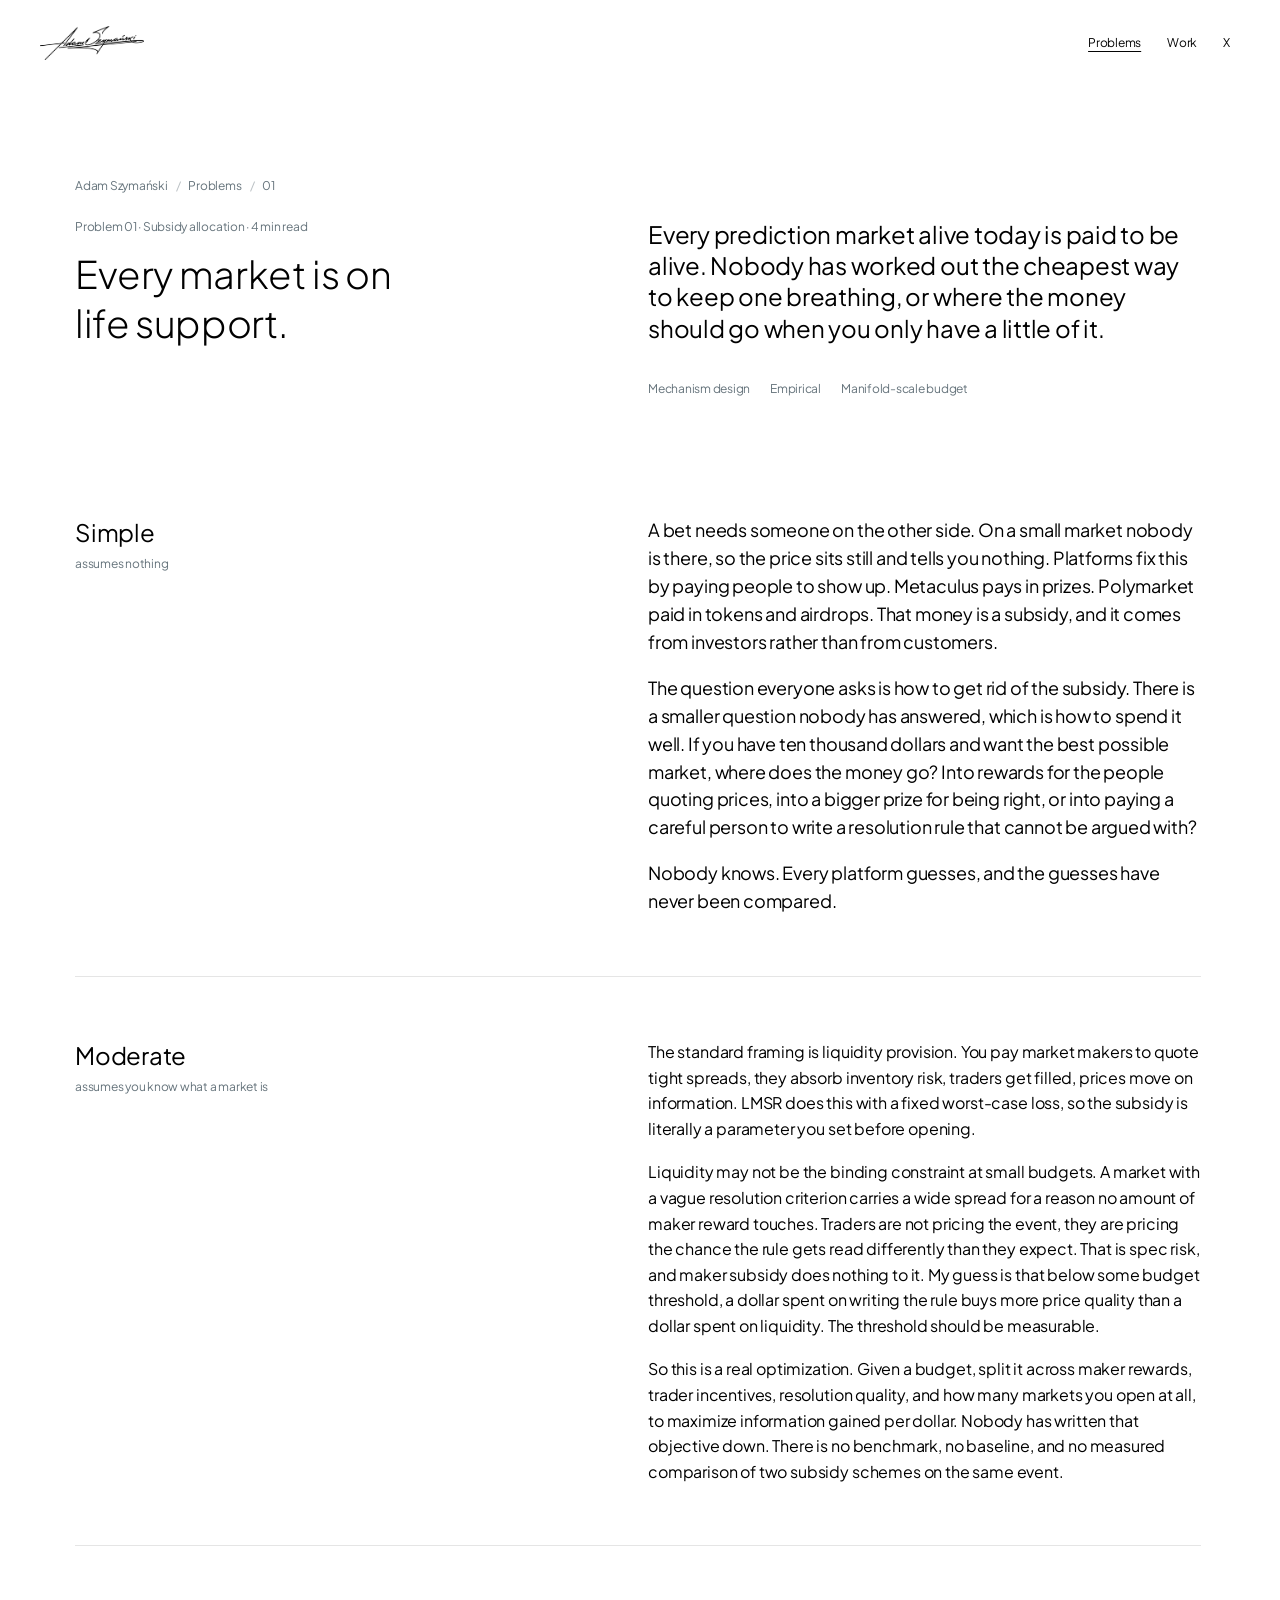
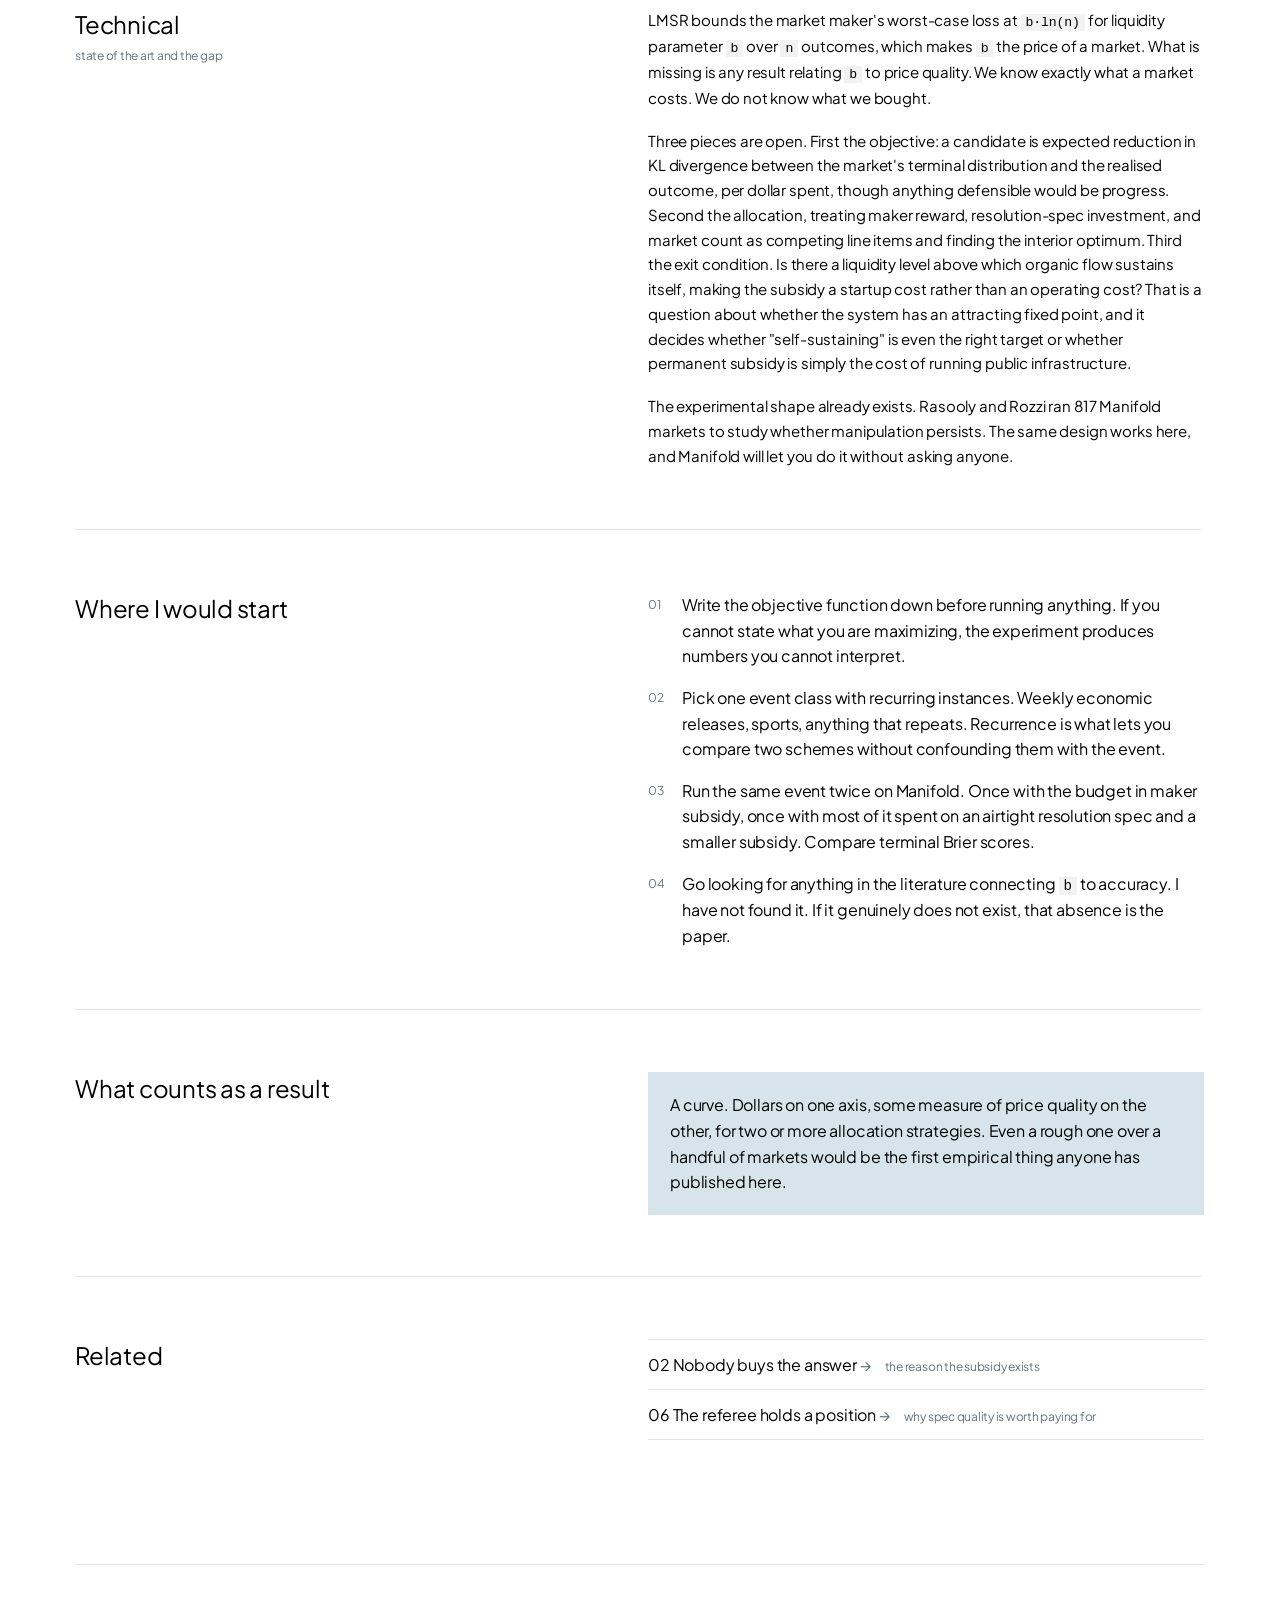
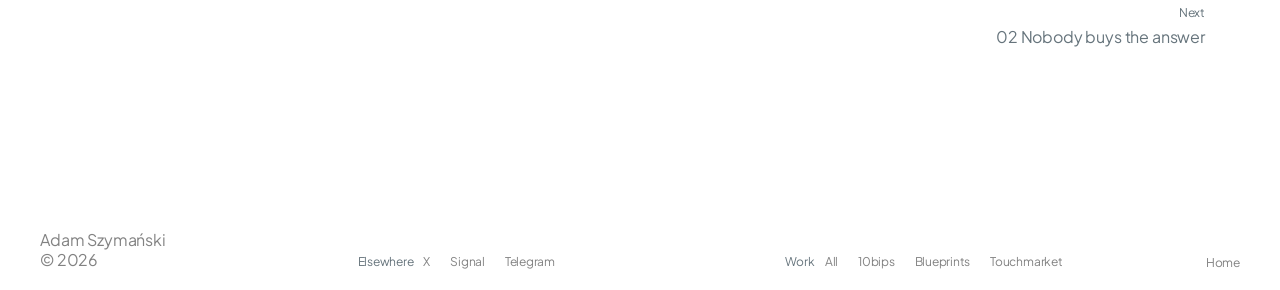
<file: problems/subsidies.html>
<!doctype html>
<html lang="en">
  <head>
    <meta charset="UTF-8" />
    <meta name="viewport" content="width=device-width, initial-scale=1.0" />
    <title>Every market is on life support · Open Problems</title>
    <meta name="description" content="Every prediction market alive today is paid to be alive. Nobody has worked out the cheapest way to keep one breathing, or where the money should go." />
    <link rel="canonical" href="https://adamszymanski.xyz/problems/subsidies.html" />
    <meta name="theme-color" content="#ffffff" />
    <meta name="color-scheme" content="light" />

    <link rel="icon" type="image/x-icon" href="/assets/favicon/favicon.ico" />
    <link rel="icon" type="image/png" sizes="32x32" href="/assets/favicon/favicon-32x32.png" />
    <link rel="icon" type="image/png" sizes="16x16" href="/assets/favicon/favicon-16x16.png" />
    <link rel="apple-touch-icon" sizes="180x180" href="/assets/favicon/apple-touch-icon.png" />

    <meta property="og:type" content="article" />
    <meta property="og:site_name" content="Adam Szymański" />
    <meta property="og:title" content="Every market is on life support" />
    <meta property="og:description" content="Every prediction market alive today is paid to be alive. Nobody has worked out the cheapest way to keep one breathing." />
    <meta property="og:url" content="https://adamszymanski.xyz/problems/subsidies.html" />
    <meta property="og:image" content="https://adamszymanski.xyz/assets/og/og-image.png" />
    <meta name="twitter:card" content="summary_large_image" />
    <meta name="twitter:creator" content="@a_szymanski_" />

    <link rel="preconnect" href="https://fonts.googleapis.com" />
    <link rel="preconnect" href="https://fonts.gstatic.com" crossorigin />
    <link
      href="https://fonts.googleapis.com/css2?family=Plus+Jakarta+Sans:wght@300;400;500&display=swap"
      rel="stylesheet"
    />
    <link rel="stylesheet" href="/style.css" />
  </head>
  <body>
    <div class="page doc" data-theme="light">
      <header class="site-header">
        <a class="logo" href="/" aria-label="Adam Szymański, home">
          <img src="/assets/signature.webp" alt="Adam Szymański" />
        </a>
        <nav class="nav" aria-label="Site">
          <a href="/problems/" aria-current="page">Problems</a>
          <a href="/work/">Work</a>
          <a href="https://x.com/a_szymanski_" target="_blank" rel="noopener">X</a>
        </nav>
      </header>

      <main class="doc-main">
      <nav class="crumb">
        <a href="/">Adam Szymański</a><span class="slash">/</span><a href="/problems/">Problems</a><span class="slash">/</span>01
      </nav>

      <header class="top">
        <p class="eyebrow">Problem 01 · Subsidy allocation · 4&nbsp;min&nbsp;read</p>
        <h1 class="ptitle">Every market is on life support.</h1>
        <p class="standfirst">
          Every prediction market alive today is paid to be alive. Nobody has
          worked out the cheapest way to keep one breathing, or where the money
          should go when you only have a little of it.
        </p>
        <div class="tagrow">
          <span class="tag">Mechanism design</span>
          <span class="tag">Empirical</span>
          <span class="tag">Manifold-scale budget</span>
        </div>
      </header>

      <section class="tier tier-1">
        <h2>Simple <span class="h2note">assumes nothing</span></h2>
        <p>
          A bet needs someone on the other side. On a small market nobody is
          there, so the price sits still and tells you nothing. Platforms fix
          this by paying people to show up. Metaculus pays in prizes. Polymarket
          paid in tokens and airdrops. That money is a subsidy, and it comes from
          investors rather than from customers.
        </p>
        <p>
          The question everyone asks is how to get rid of the subsidy. There is a
          smaller question nobody has answered, which is how to spend it well. If
          you have ten thousand dollars and want the best possible market, where
          does the money go? Into rewards for the people quoting prices, into a
          bigger prize for being right, or into paying a careful person to write a
          resolution rule that cannot be argued with?
        </p>
        <p>
          Nobody knows. Every platform guesses, and the guesses have never been
          compared.
        </p>
      </section>

      <section class="tier tier-2">
        <h2>Moderate <span class="h2note">assumes you know what a market is</span></h2>
        <p>
          The standard framing is liquidity provision. You pay market makers to
          quote tight spreads, they absorb inventory risk, traders get filled,
          prices move on information. LMSR does this with a fixed worst-case loss,
          so the subsidy is literally a parameter you set before opening.
        </p>
        <p>
          Liquidity may not be the binding constraint at small budgets. A market
          with a vague resolution criterion carries a wide spread for a reason no
          amount of maker reward touches. Traders are not pricing the event, they
          are pricing the chance the rule gets read differently than they expect.
          That is spec risk, and maker subsidy does nothing to it. My guess is
          that below some budget threshold, a dollar spent on writing the rule
          buys more price quality than a dollar spent on liquidity. The threshold
          should be measurable.
        </p>
        <p>
          So this is a real optimization. Given a budget, split it across maker
          rewards, trader incentives, resolution quality, and how many markets you
          open at all, to maximize information gained per dollar. Nobody has
          written that objective down. There is no benchmark, no baseline, and no
          measured comparison of two subsidy schemes on the same event.
        </p>
      </section>

      <section class="tier tier-3">
        <h2>Technical <span class="h2note">state of the art and the gap</span></h2>
        <p>
          LMSR bounds the market maker's worst-case loss at <code>b·ln(n)</code>
          for liquidity parameter <code>b</code> over <code>n</code> outcomes,
          which makes <code>b</code> the price of a market. What is missing is any
          result relating <code>b</code> to price quality. We know exactly what a
          market costs. We do not know what we bought.
        </p>
        <p>
          Three pieces are open. First the objective: a candidate is expected
          reduction in KL divergence between the market's terminal distribution
          and the realised outcome, per dollar spent, though anything defensible
          would be progress. Second the allocation, treating maker reward,
          resolution-spec investment, and market count as competing line items
          and finding the interior optimum. Third the exit condition. Is there a
          liquidity level above which organic flow sustains itself, making the
          subsidy a startup cost rather than an operating cost? That is a question
          about whether the system has an attracting fixed point, and it decides
          whether "self-sustaining" is even the right target or whether permanent
          subsidy is simply the cost of running public infrastructure.
        </p>
        <p>
          The experimental shape already exists. Rasooly and Rozzi ran 817
          Manifold markets to study whether manipulation persists. The same design
          works here, and Manifold will let you do it without asking anyone.
        </p>
      </section>

      <section class="block">
        <h2>Where I would start</h2>
        <ol class="steps">
          <li>
            Write the objective function down before running anything. If you
            cannot state what you are maximizing, the experiment produces numbers
            you cannot interpret.
          </li>
          <li>
            Pick one event class with recurring instances. Weekly economic
            releases, sports, anything that repeats. Recurrence is what lets you
            compare two schemes without confounding them with the event.
          </li>
          <li>
            Run the same event twice on Manifold. Once with the budget in maker
            subsidy, once with most of it spent on an airtight resolution spec and
            a smaller subsidy. Compare terminal Brier scores.
          </li>
          <li>
            Go looking for anything in the literature connecting <code>b</code> to
            accuracy. I have not found it. If it genuinely does not exist, that
            absence is the paper.
          </li>
        </ol>
      </section>

      <section class="block">
        <h2>What counts as a result</h2>
        <p class="result">
          A curve. Dollars on one axis, some measure of price quality on the
          other, for two or more allocation strategies. Even a rough one over a
          handful of markets would be the first empirical thing anyone has
          published here.
        </p>
      </section>

      <section class="block">
        <h2>Related</h2>
        <ul class="list">
          <li>
            <a class="a" href="/problems/who-pays.html">02 Nobody buys the answer</a>
            <span class="t">the reason the subsidy exists</span>
          </li>
          <li>
            <a class="a" href="/problems/resolution-independence.html">06 The referee holds a position</a>
            <span class="t">why spec quality is worth paying for</span>
          </li>
        </ul>
      </section>

      <nav class="pnav">
        <span></span>
        <a class="next" href="/problems/who-pays.html">
          <span class="dir">Next</span>02 Nobody buys the answer
        </a>
      </nav>
      </main>

      <footer class="site-footer doc-footer">
        <p class="copyright">Adam Szymański<br />© 2026</p>
        <div class="footer-group">
          <span>Elsewhere</span>
          <a href="https://x.com/a_szymanski_" target="_blank" rel="noopener">X</a>
          <a href="https://signal.me/#eu/mgJfrey3UFX1N4fbjxit7_9RnvSt694FhBDMovSDUOrnuH4lN5RARqm74mZkVQze" target="_blank" rel="noopener">Signal</a>
          <a href="https://t.me/adamszymanskidev" target="_blank" rel="noopener">Telegram</a>
        </div>
        <div class="footer-group">
          <span>Work</span>
          <a href="/work/">All</a>
          <a href="https://10bips.com/" target="_blank" rel="noopener">10bips</a>
          <a href="https://blueprints.finance/" target="_blank" rel="noopener">Blueprints</a>
          <a href="https://touch.market/" target="_blank" rel="noopener">Touchmarket</a>
        </div>
        <a class="footer-end" href="/">Home</a>
      </footer>
    </div>
  </body>
</html>
</file>
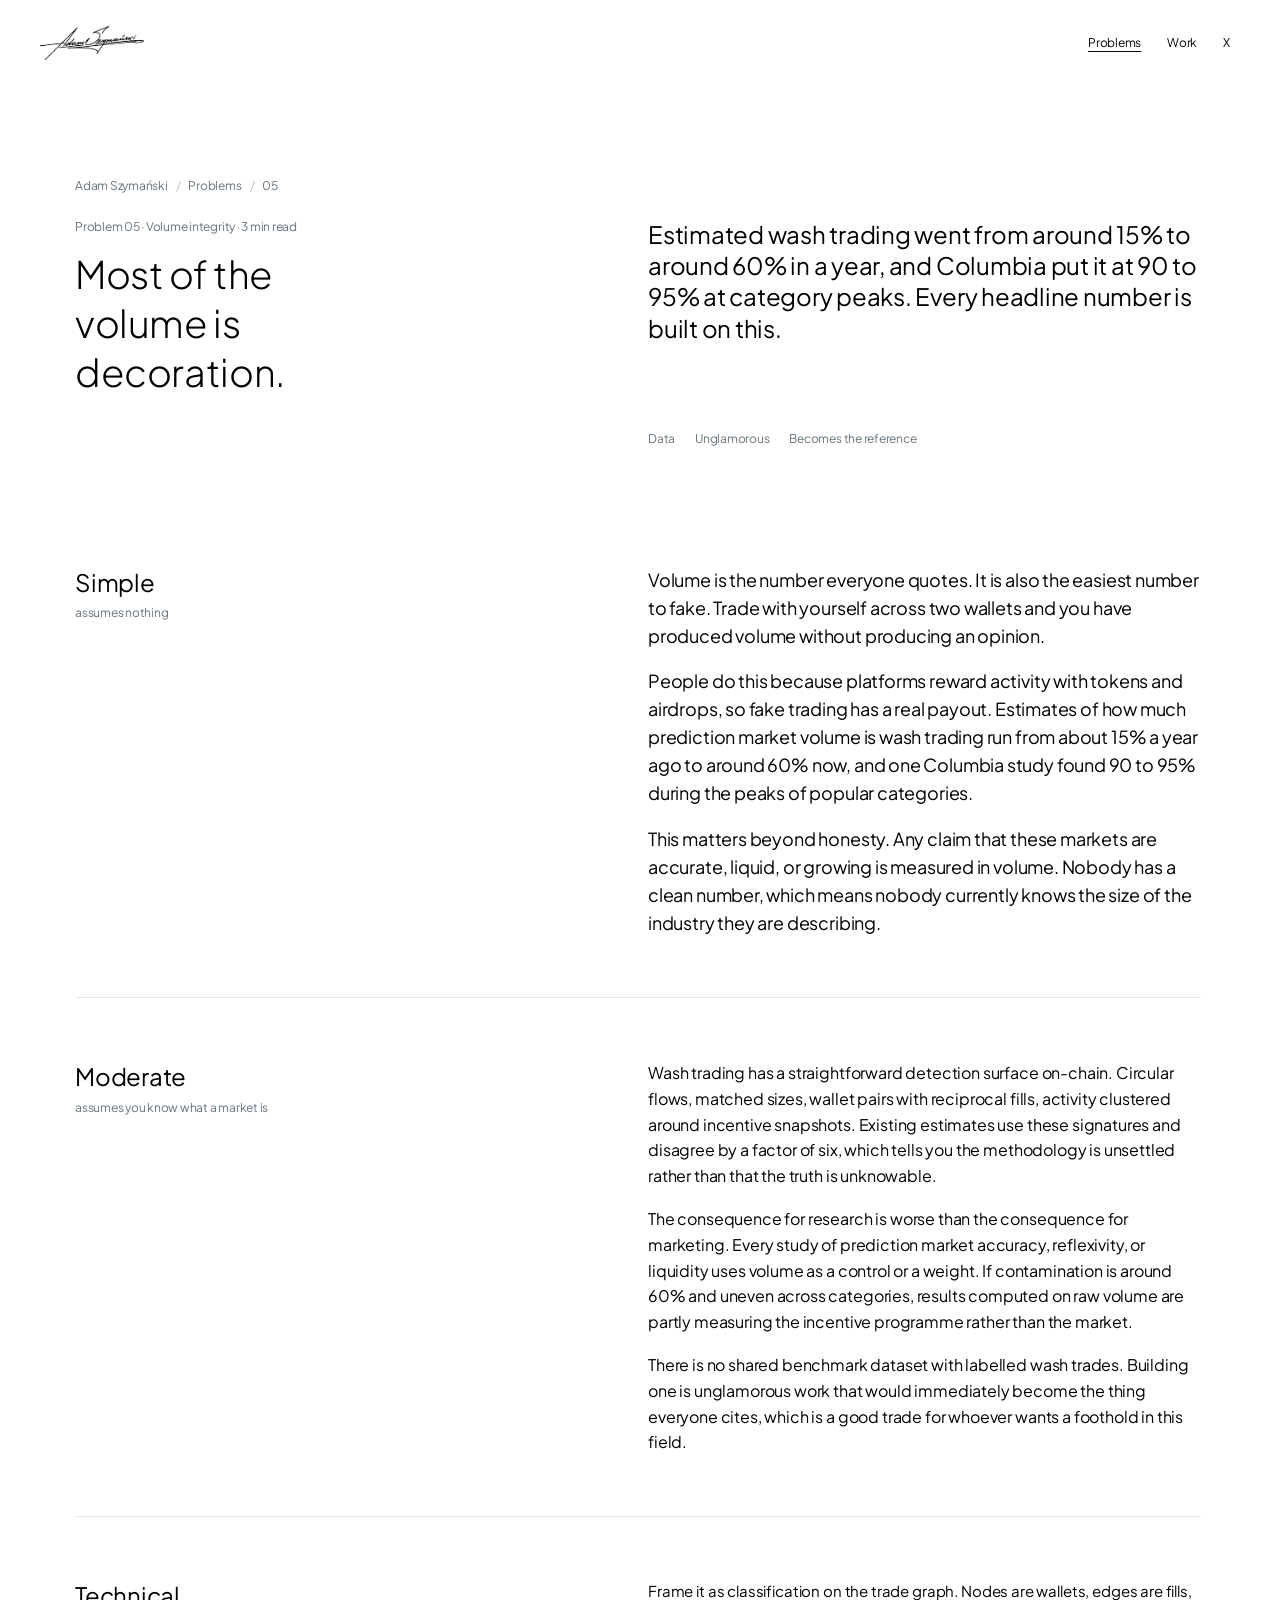
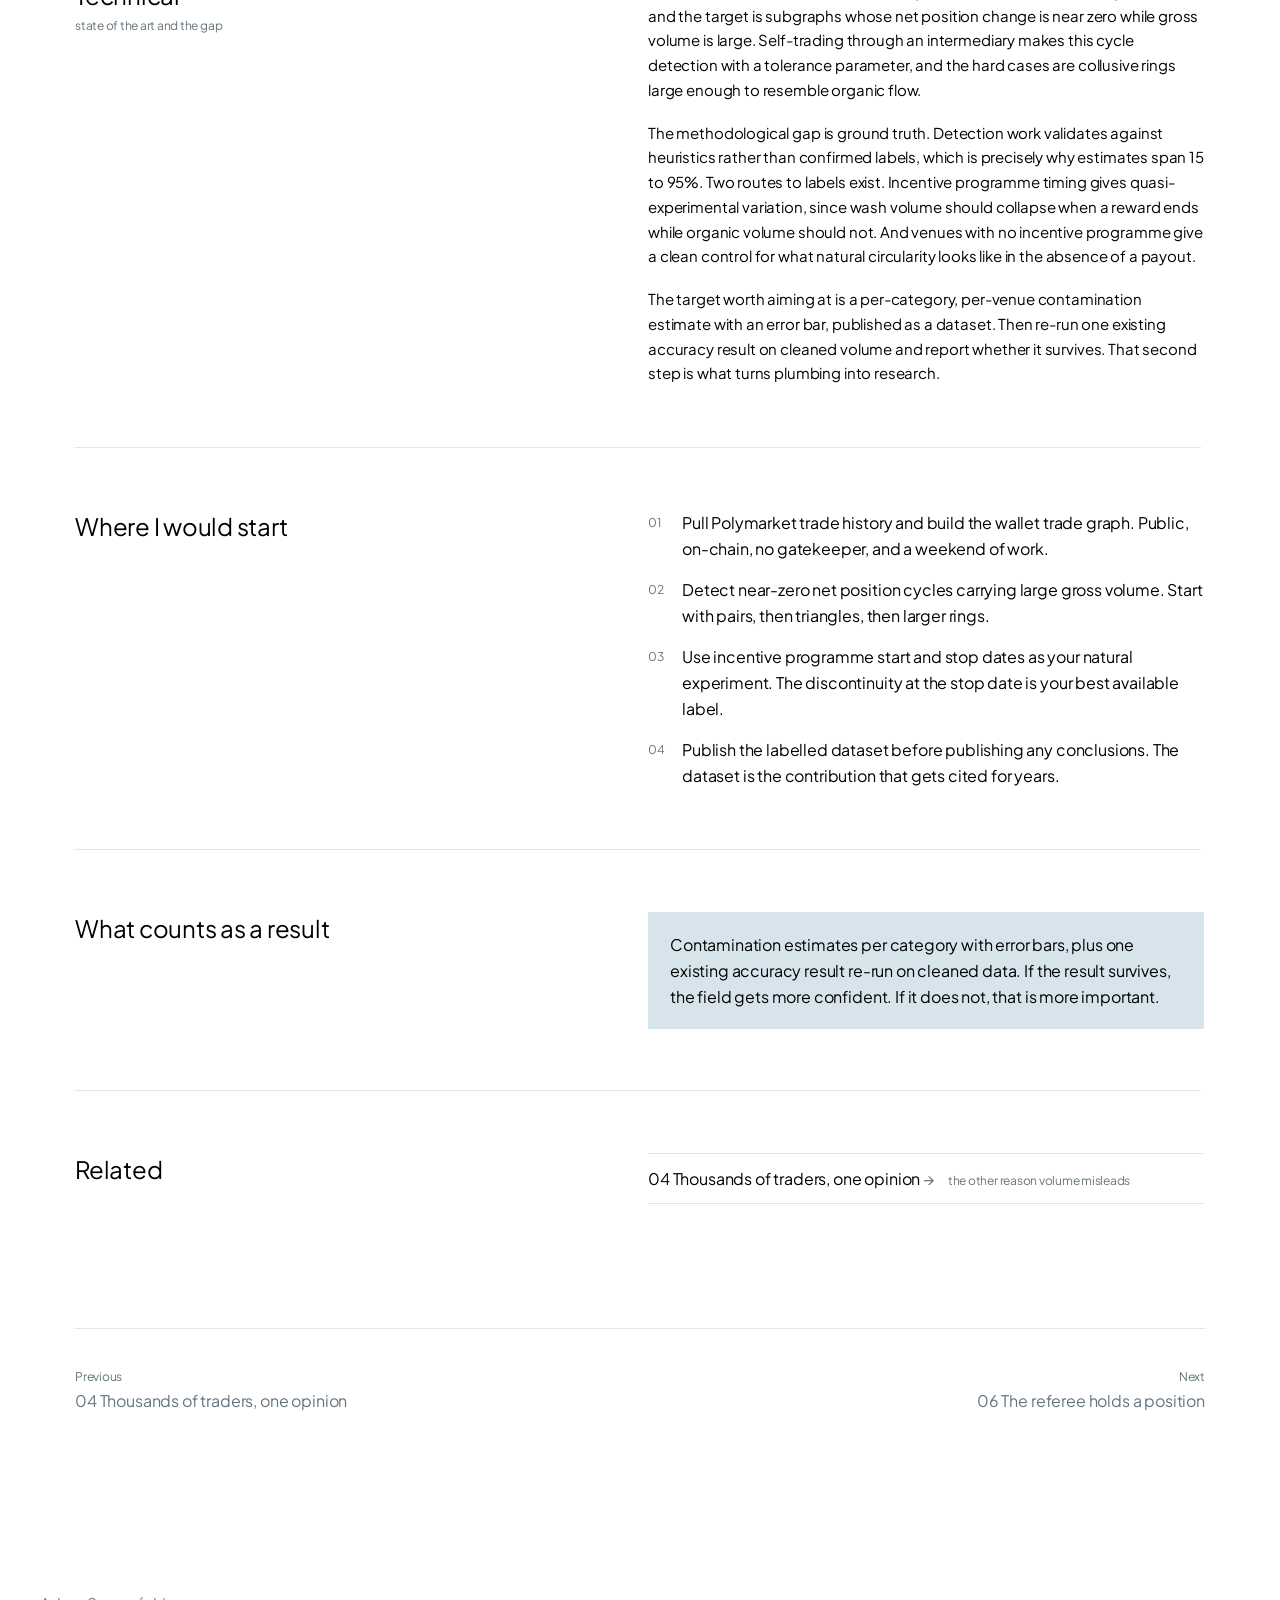
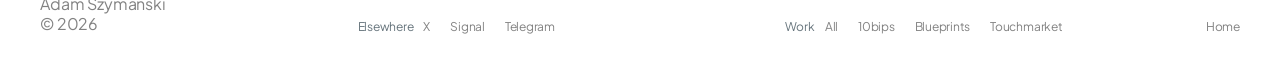
<file: problems/wash-trading.html>
<!doctype html>
<html lang="en">
  <head>
    <meta charset="UTF-8" />
    <meta name="viewport" content="width=device-width, initial-scale=1.0" />
    <title>Most of the volume is decoration · Open Problems</title>
    <meta name="description" content="Wash trading estimates on prediction markets run from 15% to 95%. Every volume headline and every study using volume as a control sits on top of that." />
    <link rel="canonical" href="https://adamszymanski.xyz/problems/wash-trading.html" />
    <meta name="theme-color" content="#ffffff" />
    <meta name="color-scheme" content="light" />

    <link rel="icon" type="image/x-icon" href="/assets/favicon/favicon.ico" />
    <link rel="icon" type="image/png" sizes="32x32" href="/assets/favicon/favicon-32x32.png" />
    <link rel="icon" type="image/png" sizes="16x16" href="/assets/favicon/favicon-16x16.png" />
    <link rel="apple-touch-icon" sizes="180x180" href="/assets/favicon/apple-touch-icon.png" />

    <meta property="og:type" content="article" />
    <meta property="og:site_name" content="Adam Szymański" />
    <meta property="og:title" content="Most of the volume is decoration" />
    <meta property="og:description" content="Wash trading estimates on prediction markets run from 15% to 95%. Nobody knows the size of the industry they are describing." />
    <meta property="og:url" content="https://adamszymanski.xyz/problems/wash-trading.html" />
    <meta property="og:image" content="https://adamszymanski.xyz/assets/og/og-image.png" />
    <meta name="twitter:card" content="summary_large_image" />
    <meta name="twitter:creator" content="@a_szymanski_" />

    <link rel="preconnect" href="https://fonts.googleapis.com" />
    <link rel="preconnect" href="https://fonts.gstatic.com" crossorigin />
    <link
      href="https://fonts.googleapis.com/css2?family=Plus+Jakarta+Sans:wght@300;400;500&display=swap"
      rel="stylesheet"
    />
    <link rel="stylesheet" href="/style.css" />
  </head>
  <body>
    <div class="page doc" data-theme="light">
      <header class="site-header">
        <a class="logo" href="/" aria-label="Adam Szymański, home">
          <img src="/assets/signature.webp" alt="Adam Szymański" />
        </a>
        <nav class="nav" aria-label="Site">
          <a href="/problems/" aria-current="page">Problems</a>
          <a href="/work/">Work</a>
          <a href="https://x.com/a_szymanski_" target="_blank" rel="noopener">X</a>
        </nav>
      </header>

      <main class="doc-main">
      <nav class="crumb">
        <a href="/">Adam Szymański</a><span class="slash">/</span><a href="/problems/">Problems</a><span class="slash">/</span>05
      </nav>

      <header class="top">
        <p class="eyebrow">Problem 05 · Volume integrity · 3&nbsp;min&nbsp;read</p>
        <h1 class="ptitle">Most of the volume is decoration.</h1>
        <p class="standfirst">
          Estimated wash trading went from around 15% to around 60% in a year, and
          Columbia put it at 90 to 95% at category peaks. Every headline number is
          built on this.
        </p>
        <div class="tagrow">
          <span class="tag">Data</span>
          <span class="tag">Unglamorous</span>
          <span class="tag">Becomes the reference</span>
        </div>
      </header>

      <section class="tier tier-1">
        <h2>Simple <span class="h2note">assumes nothing</span></h2>
        <p>
          Volume is the number everyone quotes. It is also the easiest number to
          fake. Trade with yourself across two wallets and you have produced
          volume without producing an opinion.
        </p>
        <p>
          People do this because platforms reward activity with tokens and
          airdrops, so fake trading has a real payout. Estimates of how much
          prediction market volume is wash trading run from about 15% a year ago to
          around 60% now, and one Columbia study found 90 to 95% during the peaks
          of popular categories.
        </p>
        <p>
          This matters beyond honesty. Any claim that these markets are accurate,
          liquid, or growing is measured in volume. Nobody has a clean number,
          which means nobody currently knows the size of the industry they are
          describing.
        </p>
      </section>

      <section class="tier tier-2">
        <h2>Moderate <span class="h2note">assumes you know what a market is</span></h2>
        <p>
          Wash trading has a straightforward detection surface on-chain. Circular
          flows, matched sizes, wallet pairs with reciprocal fills, activity
          clustered around incentive snapshots. Existing estimates use these
          signatures and disagree by a factor of six, which tells you the
          methodology is unsettled rather than that the truth is unknowable.
        </p>
        <p>
          The consequence for research is worse than the consequence for marketing.
          Every study of prediction market accuracy, reflexivity, or liquidity uses
          volume as a control or a weight. If contamination is around 60% and
          uneven across categories, results computed on raw volume are partly
          measuring the incentive programme rather than the market.
        </p>
        <p>
          There is no shared benchmark dataset with labelled wash trades. Building
          one is unglamorous work that would immediately become the thing everyone
          cites, which is a good trade for whoever wants a foothold in this field.
        </p>
      </section>

      <section class="tier tier-3">
        <h2>Technical <span class="h2note">state of the art and the gap</span></h2>
        <p>
          Frame it as classification on the trade graph. Nodes are wallets, edges
          are fills, and the target is subgraphs whose net position change is near
          zero while gross volume is large. Self-trading through an intermediary
          makes this cycle detection with a tolerance parameter, and the hard cases
          are collusive rings large enough to resemble organic flow.
        </p>
        <p>
          The methodological gap is ground truth. Detection work validates against
          heuristics rather than confirmed labels, which is precisely why estimates
          span 15 to 95%. Two routes to labels exist. Incentive programme timing
          gives quasi-experimental variation, since wash volume should collapse
          when a reward ends while organic volume should not. And venues with no
          incentive programme give a clean control for what natural circularity
          looks like in the absence of a payout.
        </p>
        <p>
          The target worth aiming at is a per-category, per-venue contamination
          estimate with an error bar, published as a dataset. Then re-run one
          existing accuracy result on cleaned volume and report whether it
          survives. That second step is what turns plumbing into research.
        </p>
      </section>

      <section class="block">
        <h2>Where I would start</h2>
        <ol class="steps">
          <li>
            Pull Polymarket trade history and build the wallet trade graph. Public,
            on-chain, no gatekeeper, and a weekend of work.
          </li>
          <li>
            Detect near-zero net position cycles carrying large gross volume. Start
            with pairs, then triangles, then larger rings.
          </li>
          <li>
            Use incentive programme start and stop dates as your natural
            experiment. The discontinuity at the stop date is your best available
            label.
          </li>
          <li>
            Publish the labelled dataset before publishing any conclusions. The
            dataset is the contribution that gets cited for years.
          </li>
        </ol>
      </section>

      <section class="block">
        <h2>What counts as a result</h2>
        <p class="result">
          Contamination estimates per category with error bars, plus one existing
          accuracy result re-run on cleaned data. If the result survives, the field
          gets more confident. If it does not, that is more important.
        </p>
      </section>

      <section class="block">
        <h2>Related</h2>
        <ul class="list">
          <li>
            <a class="a" href="/problems/shadow-coordination.html">04 Thousands of traders, one opinion</a>
            <span class="t">the other reason volume misleads</span>
          </li>
        </ul>
      </section>

      <nav class="pnav">
        <a href="/problems/shadow-coordination.html">
          <span class="dir">Previous</span>04 Thousands of traders, one opinion
        </a>
        <a class="next" href="/problems/resolution-independence.html">
          <span class="dir">Next</span>06 The referee holds a position
        </a>
      </nav>
      </main>

      <footer class="site-footer doc-footer">
        <p class="copyright">Adam Szymański<br />© 2026</p>
        <div class="footer-group">
          <span>Elsewhere</span>
          <a href="https://x.com/a_szymanski_" target="_blank" rel="noopener">X</a>
          <a href="https://signal.me/#eu/mgJfrey3UFX1N4fbjxit7_9RnvSt694FhBDMovSDUOrnuH4lN5RARqm74mZkVQze" target="_blank" rel="noopener">Signal</a>
          <a href="https://t.me/adamszymanskidev" target="_blank" rel="noopener">Telegram</a>
        </div>
        <div class="footer-group">
          <span>Work</span>
          <a href="/work/">All</a>
          <a href="https://10bips.com/" target="_blank" rel="noopener">10bips</a>
          <a href="https://blueprints.finance/" target="_blank" rel="noopener">Blueprints</a>
          <a href="https://touch.market/" target="_blank" rel="noopener">Touchmarket</a>
        </div>
        <a class="footer-end" href="/">Home</a>
      </footer>
    </div>
  </body>
</html>
</file>
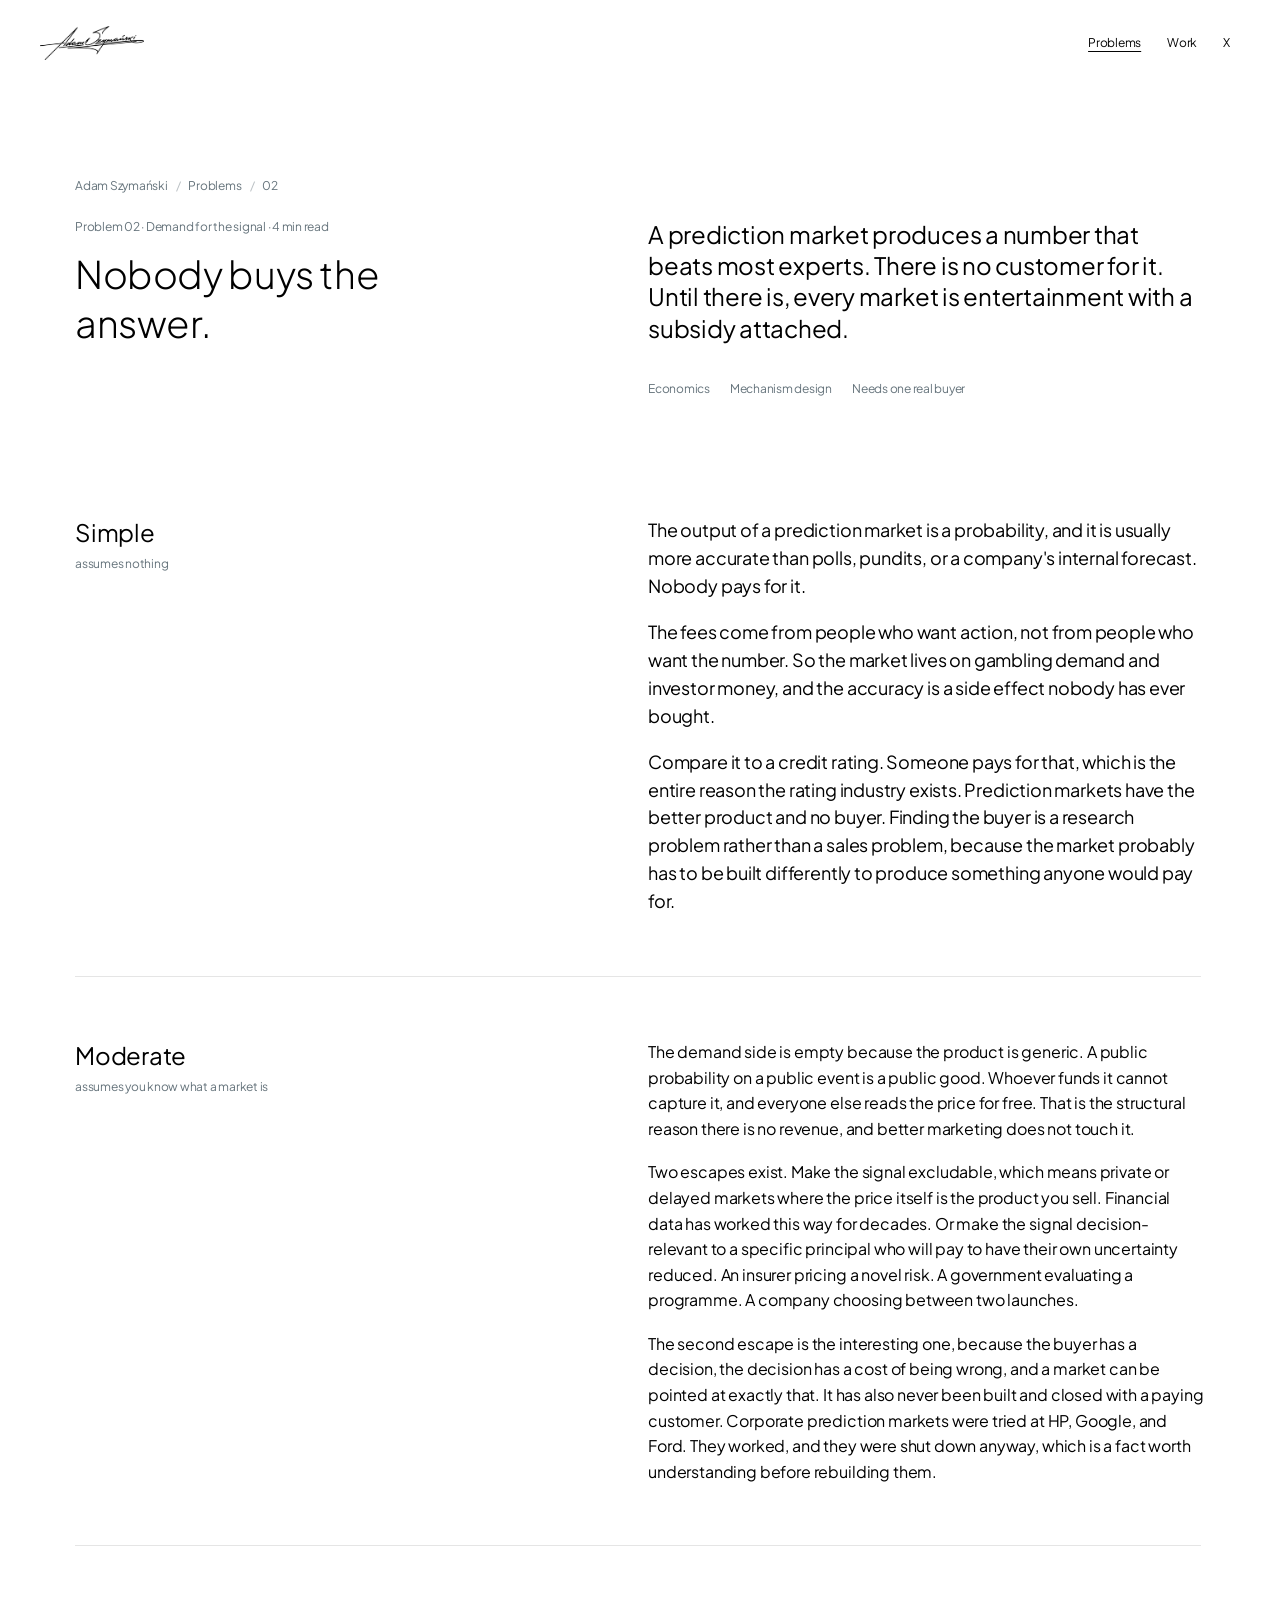
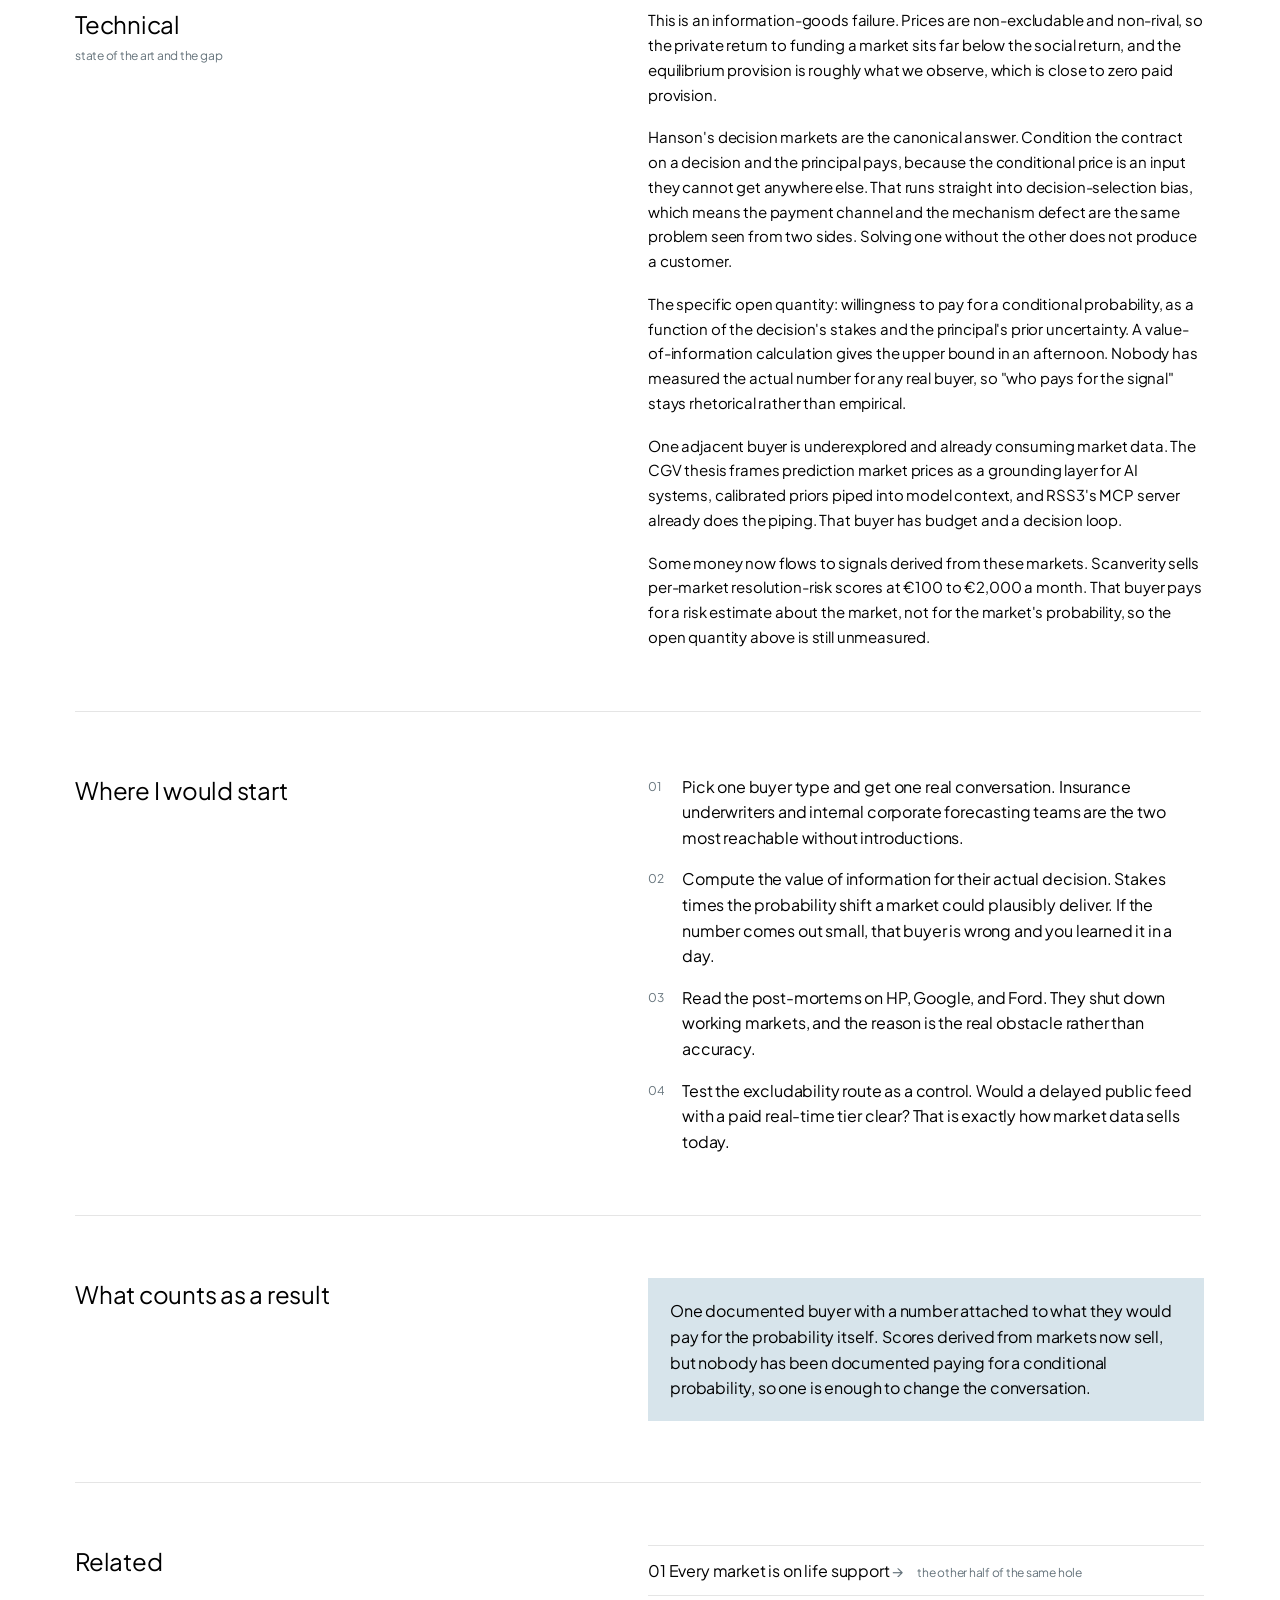
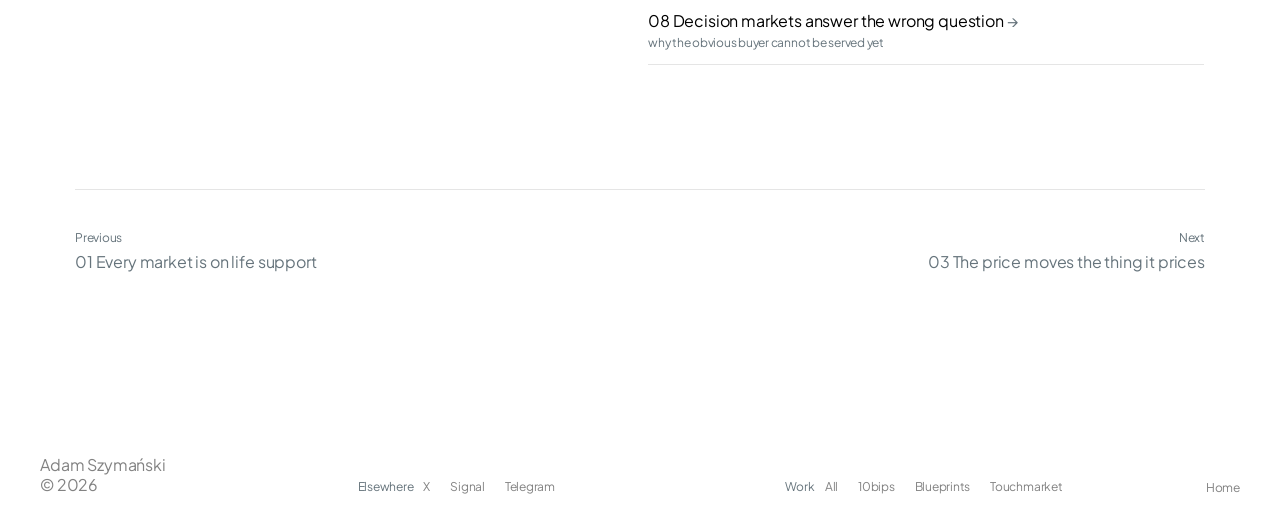
<file: problems/who-pays.html>
<!doctype html>
<html lang="en">
  <head>
    <meta charset="UTF-8" />
    <meta name="viewport" content="width=device-width, initial-scale=1.0" />
    <title>Nobody buys the answer · Open Problems</title>
    <meta name="description" content="Prediction markets produce a probability that beats most experts, and there is no customer for it. Finding the buyer is a research problem, not a sales problem." />
    <link rel="canonical" href="https://adamszymanski.xyz/problems/who-pays.html" />
    <meta name="theme-color" content="#ffffff" />
    <meta name="color-scheme" content="light" />

    <link rel="icon" type="image/x-icon" href="/assets/favicon/favicon.ico" />
    <link rel="icon" type="image/png" sizes="32x32" href="/assets/favicon/favicon-32x32.png" />
    <link rel="icon" type="image/png" sizes="16x16" href="/assets/favicon/favicon-16x16.png" />
    <link rel="apple-touch-icon" sizes="180x180" href="/assets/favicon/apple-touch-icon.png" />

    <meta property="og:type" content="article" />
    <meta property="og:site_name" content="Adam Szymański" />
    <meta property="og:title" content="Nobody buys the answer" />
    <meta property="og:description" content="Prediction markets produce a probability that beats most experts, and there is no customer for it." />
    <meta property="og:url" content="https://adamszymanski.xyz/problems/who-pays.html" />
    <meta property="og:image" content="https://adamszymanski.xyz/assets/og/og-image.png" />
    <meta name="twitter:card" content="summary_large_image" />
    <meta name="twitter:creator" content="@a_szymanski_" />

    <link rel="preconnect" href="https://fonts.googleapis.com" />
    <link rel="preconnect" href="https://fonts.gstatic.com" crossorigin />
    <link
      href="https://fonts.googleapis.com/css2?family=Plus+Jakarta+Sans:wght@300;400;500&display=swap"
      rel="stylesheet"
    />
    <link rel="stylesheet" href="/style.css" />
  </head>
  <body>
    <div class="page doc" data-theme="light">
      <header class="site-header">
        <a class="logo" href="/" aria-label="Adam Szymański, home">
          <img src="/assets/signature.webp" alt="Adam Szymański" />
        </a>
        <nav class="nav" aria-label="Site">
          <a href="/problems/" aria-current="page">Problems</a>
          <a href="/work/">Work</a>
          <a href="https://x.com/a_szymanski_" target="_blank" rel="noopener">X</a>
        </nav>
      </header>

      <main class="doc-main">
      <nav class="crumb">
        <a href="/">Adam Szymański</a><span class="slash">/</span><a href="/problems/">Problems</a><span class="slash">/</span>02
      </nav>

      <header class="top">
        <p class="eyebrow">Problem 02 · Demand for the signal · 4&nbsp;min&nbsp;read</p>
        <h1 class="ptitle">Nobody buys the answer.</h1>
        <p class="standfirst">
          A prediction market produces a number that beats most experts. There is
          no customer for it. Until there is, every market is entertainment with a
          subsidy attached.
        </p>
        <div class="tagrow">
          <span class="tag">Economics</span>
          <span class="tag">Mechanism design</span>
          <span class="tag">Needs one real buyer</span>
        </div>
      </header>

      <section class="tier tier-1">
        <h2>Simple <span class="h2note">assumes nothing</span></h2>
        <p>
          The output of a prediction market is a probability, and it is usually
          more accurate than polls, pundits, or a company's internal forecast.
          Nobody pays for it.
        </p>
        <p>
          The fees come from people who want action, not from people who want the
          number. So the market lives on gambling demand and investor money, and
          the accuracy is a side effect nobody has ever bought.
        </p>
        <p>
          Compare it to a credit rating. Someone pays for that, which is the
          entire reason the rating industry exists. Prediction markets have the
          better product and no buyer. Finding the buyer is a research problem
          rather than a sales problem, because the market probably has to be built
          differently to produce something anyone would pay for.
        </p>
      </section>

      <section class="tier tier-2">
        <h2>Moderate <span class="h2note">assumes you know what a market is</span></h2>
        <p>
          The demand side is empty because the product is generic. A public
          probability on a public event is a public good. Whoever funds it cannot
          capture it, and everyone else reads the price for free. That is the
          structural reason there is no revenue, and better marketing does not
          touch it.
        </p>
        <p>
          Two escapes exist. Make the signal excludable, which means private or
          delayed markets where the price itself is the product you sell.
          Financial data has worked this way for decades. Or make the signal
          decision-relevant to a specific principal who will pay to have their own
          uncertainty reduced. An insurer pricing a novel risk. A government
          evaluating a programme. A company choosing between two launches.
        </p>
        <p>
          The second escape is the interesting one, because the buyer has a
          decision, the decision has a cost of being wrong, and a market can be
          pointed at exactly that. It has also never been built and closed with a
          paying customer. Corporate prediction markets were tried at HP, Google,
          and Ford. They worked, and they were shut down anyway, which is a fact
          worth understanding before rebuilding them.
        </p>
      </section>

      <section class="tier tier-3">
        <h2>Technical <span class="h2note">state of the art and the gap</span></h2>
        <p>
          This is an information-goods failure. Prices are non-excludable and
          non-rival, so the private return to funding a market sits far below the
          social return, and the equilibrium provision is roughly what we observe,
          which is close to zero paid provision.
        </p>
        <p>
          Hanson's decision markets are the canonical answer. Condition the
          contract on a decision and the principal pays, because the conditional
          price is an input they cannot get anywhere else. That runs straight into
          decision-selection bias, which means the payment channel and the
          mechanism defect are the same problem seen from two sides. Solving one
          without the other does not produce a customer.
        </p>
        <p>
          The specific open quantity: willingness to pay for a conditional
          probability, as a function of the decision's stakes and the principal's
          prior uncertainty. A value-of-information calculation gives the upper
          bound in an afternoon. Nobody has measured the actual number for any
          real buyer, so "who pays for the signal" stays rhetorical rather than
          empirical.
        </p>
        <p>
          One adjacent buyer is underexplored and already consuming market data.
          The CGV thesis frames prediction market prices as a grounding layer for
          AI systems, calibrated priors piped into model context, and RSS3's MCP
          server already does the piping. That buyer has budget and a decision
          loop.
        </p>
        <p>
          Some money now flows to signals derived from these markets. Scanverity
          sells per-market resolution-risk scores at €100 to €2,000 a month. That
          buyer pays for a risk estimate about the market, not for the market's
          probability, so the open quantity above is still unmeasured.
        </p>
      </section>

      <section class="block">
        <h2>Where I would start</h2>
        <ol class="steps">
          <li>
            Pick one buyer type and get one real conversation. Insurance
            underwriters and internal corporate forecasting teams are the two
            most reachable without introductions.
          </li>
          <li>
            Compute the value of information for their actual decision. Stakes
            times the probability shift a market could plausibly deliver. If the
            number comes out small, that buyer is wrong and you learned it in a
            day.
          </li>
          <li>
            Read the post-mortems on HP, Google, and Ford. They shut down working
            markets, and the reason is the real obstacle rather than accuracy.
          </li>
          <li>
            Test the excludability route as a control. Would a delayed public feed
            with a paid real-time tier clear? That is exactly how market data
            sells today.
          </li>
        </ol>
      </section>

      <section class="block">
        <h2>What counts as a result</h2>
        <p class="result">
          One documented buyer with a number attached to what they would pay for
          the probability itself. Scores derived from markets now sell, but
          nobody has been documented paying for a conditional probability, so one
          is enough to change the conversation.
        </p>
      </section>

      <section class="block">
        <h2>Related</h2>
        <ul class="list">
          <li>
            <a class="a" href="/problems/subsidies.html">01 Every market is on life support</a>
            <span class="t">the other half of the same hole</span>
          </li>
          <li>
            <a class="a" href="/problems/decision-selection-bias.html">08 Decision markets answer the wrong question</a>
            <span class="t">why the obvious buyer cannot be served yet</span>
          </li>
        </ul>
      </section>

      <nav class="pnav">
        <a href="/problems/subsidies.html">
          <span class="dir">Previous</span>01 Every market is on life support
        </a>
        <a class="next" href="/problems/reflexivity.html">
          <span class="dir">Next</span>03 The price moves the thing it prices
        </a>
      </nav>
      </main>

      <footer class="site-footer doc-footer">
        <p class="copyright">Adam Szymański<br />© 2026</p>
        <div class="footer-group">
          <span>Elsewhere</span>
          <a href="https://x.com/a_szymanski_" target="_blank" rel="noopener">X</a>
          <a href="https://signal.me/#eu/mgJfrey3UFX1N4fbjxit7_9RnvSt694FhBDMovSDUOrnuH4lN5RARqm74mZkVQze" target="_blank" rel="noopener">Signal</a>
          <a href="https://t.me/adamszymanskidev" target="_blank" rel="noopener">Telegram</a>
        </div>
        <div class="footer-group">
          <span>Work</span>
          <a href="/work/">All</a>
          <a href="https://10bips.com/" target="_blank" rel="noopener">10bips</a>
          <a href="https://blueprints.finance/" target="_blank" rel="noopener">Blueprints</a>
          <a href="https://touch.market/" target="_blank" rel="noopener">Touchmarket</a>
        </div>
        <a class="footer-end" href="/">Home</a>
      </footer>
    </div>
  </body>
</html>
</file>
<file: style.css>
/* ==================================================================== *
 * Adam Szymański — design system
 *
 * A single grotesque, three page themes that cross-fade, one fixed media
 * plate that never moves, and a copy stack whose children rise into
 * place over it beat by beat.
 * ==================================================================== */

/* -------------------------------------------------------------------- *
 * 1. Tokens
 * -------------------------------------------------------------------- */
:root {
  --font-primary: "Plus Jakarta Sans", Helvetica, Arial, sans-serif;

  /* Motion. --easing drives theme + footer fades; --easing-plate drives
     the picture's inner slide, on --dur-plate. The copy's staggered
     reveal is inline-style-driven per child (see app.js) rather than one
     CSS transition, so its several durations and two easings — enter
     cubic-bezier(0.16, 1, 0.3, 1), exit cubic-bezier(0.4, 0, 0.9, 0.4) —
     live there instead of here; app.js's PLATE_MS must match --dur-plate. */
  --easing: cubic-bezier(0.45729, -0.0024313, 0.760957, 1.01076);
  --easing-plate: cubic-bezier(0.16, 1, 0.3, 1);
  --dur-theme: 0.6s;
  --dur-plate: 1.05s;

  /* Palette */
  --c-black: #000;
  --c-white: #fff;
  --c-blue: #deebf3;
  --c-mark: #d7e4eb;
  --c-mark-hover: #b7ccd9;
  --c-grey: #66747c;
  --c-grey-soft: #acb6bc;
  --c-stone: #9bafbb;

  /* Stage geometry — the numbers the whole composition hangs off. */
  --inset: 40px;
  --nav-top: 40.3333svh;
  --nav-left: calc(8.33333vw + 35px);

  /* Copy sits inside the media plate, so it gets a larger, tighter scale
     than a beside-the-picture layout would carry. --copy-top is a
     fallback only — app.js solves the real value once it has measured
     the tallest beat and the plate that encloses it, and writes it back
     here as an inline custom property. */
  --copy-top: 38.7778svh;
  --copy-left: calc(25vw + 60px);
  --copy-w: min(720px, 48vw);
  --copy-fs: 58px;
  --copy-lh: 1.08;
  --copy-ls: -0.018em;
  --sub-fs: 19px;
  --sub-mt: 30px;

  /* The plate — the one fixed window the six clips play inside. Also
     solved and written back by app.js; the aspect ratio is the clips'
     own, 484:280, so nothing is ever cropped to fit. */
  --plate-top: 22svh;
  --plate-left: calc(25vw + 4px);
  --plate-w: min(1040px, 62vw);
  --plate-h: calc(min(1040px, 62vw) * 0.5787);

  /* The emphasis band. An inline background paints the font's *content
     area* — 1.271em in Plus Jakarta Sans (ascent 1.042 + descent 0.229) —
     which is taller than the line-height of the beat copy, so the bands
     on consecutive lines would otherwise overlap. These paint a gradient
     of a set height instead.

     The height is the beat copy's line-height exactly, which is the most
     the band can take before it overlaps again, and the only value that
     leaves no seam: a mark running over several lines reads as one
     continuous block rather than as stripes. The offset is measured from
     the top of the content area, so the band starts 1.042 - 0.821 =
     0.221em down regardless of line-height. Document copy is set looser
     than its line-height assumes, so there the same band leaves a gap.
     --copy-lh is 1.08 at desktop/medium and 1.1 on a phone (see section
     11) — --mark-band-h follows it at the same breakpoint. */
  --mark-band-h: 1.08em;
  --mark-band-y: 0.221em;

  /* Tallest wordmark in the /work/ label column, and so the height every
     heading box in that column takes. */
  --mark-box: 42px;

  /* Document pages: 1130px grid, 325 + 248 + 556 */
  --doc-grid: 1130px;
  --doc-col-a: 325px;
  --doc-col-b: 556px;
  --doc-gap: 248px;
}

/* The band's colour lives in a registered property so it can be
   transitioned; a plain custom property inside a gradient cannot be. */
@property --mark-paint {
  syntax: "<color>";
  inherits: false;
  initial-value: transparent;
}

/* -------------------------------------------------------------------- *
 * 2. Reset
 * -------------------------------------------------------------------- */
*,
*::before,
*::after {
  box-sizing: border-box;
  margin: 0;
  padding: 0;
  border: 0 solid;
}

html {
  -webkit-text-size-adjust: 100%;
  -webkit-tap-highlight-color: transparent;
}

/* The stage does not scroll; stop the rubber-band from showing bare page. */
html.js:has(.stage),
html.js:has(.stage) body {
  overscroll-behavior: none;
}

body {
  font-family: var(--font-primary);
  font-synthesis: none;
  -webkit-font-smoothing: antialiased;
  background: var(--c-black);
}

img,
svg,
video {
  display: block;
  vertical-align: middle;
}

a {
  color: inherit;
  text-decoration: none;
}

button {
  font: inherit;
  color: inherit;
  background: none;
  border: 0;
  border-radius: 0;
  cursor: pointer;
}

ul,
ol {
  list-style: none;
}

::selection {
  background: var(--c-mark);
  color: var(--c-black);
}

.sr-only {
  position: absolute;
  width: 1px;
  height: 1px;
  margin: -1px;
  padding: 0;
  overflow: hidden;
  white-space: nowrap;
  clip-path: inset(50%);
}

:focus-visible {
  outline: 1px solid;
  outline-offset: 4px;
}

/* -------------------------------------------------------------------- *
 * 3. Themes
 *
 * `.page[data-theme]` recolours everything. The transition on
 * background-color/color is what makes a beat change feel like one move.
 * -------------------------------------------------------------------- */
.page {
  position: relative;
  min-height: 100svh;
  overflow: clip;
  color: var(--fg);
  background: var(--bg);
  transition: background-color var(--dur-theme) var(--easing),
    color var(--dur-theme) var(--easing);
}

.page[data-theme="dark"] {
  --bg: #000;
  --fg: #fff;
  --chrome-fg: #fff;
  --chrome-panel: #000;
  --sig: invert(1) brightness(2);
  --mark-bg: rgba(215, 228, 235, 0.16);
  --rule: rgba(255, 255, 255, 0.14);
  --dim: #acb6bc;
  --chrome-label: #d7e4eb;
  --glow: rgba(215, 228, 235, 0.085);
  --grain-blend: screen;
  --grain-op: 0.04;
  /* 30% of a clip reads far heavier on white than on black, so the plate
     is dimmed by theme, not by one fixed opacity — the copy has to stay
     at full contrast on all three. */
  --plate-op: 0.3;
}

.page[data-theme="blue"] {
  --bg: #deebf3;
  --fg: #000;
  --chrome-fg: #050505;
  --chrome-panel: #fff;
  --sig: none;
  --mark-bg: #c3d8e5;
  --rule: rgba(0, 0, 0, 0.12);
  /* #66747c, the grey the other themes use, is 3.97:1 on this blue;
     this is the same grey taken down to 4.52:1. */
  --dim: #5e6b72;
  --chrome-label: #5e6b72;
  --glow: rgba(0, 0, 0, 0.022);
  --grain-blend: multiply;
  --grain-op: 0.02;
  --plate-op: 0.15;
}

.page[data-theme="light"] {
  --bg: #fff;
  --fg: #000;
  --chrome-fg: #050505;
  --chrome-panel: #fff;
  --sig: none;
  --mark-bg: #d7e4eb;
  --rule: rgba(0, 0, 0, 0.1);
  --dim: #66747c;
  --chrome-label: #66747c;
  --glow: rgba(0, 0, 0, 0.02);
  --grain-blend: multiply;
  --grain-op: 0.018;
  --plate-op: 0.13;
}

/* -------------------------------------------------------------------- *
 * 4. Backdrop — two very soft pools of light over film grain.
 *
 * Large blurred radial gradients on a slow drift, standing in for the
 * looping ambient video a page like this would otherwise carry.
 * -------------------------------------------------------------------- */
.backdrop {
  position: absolute;
  inset: 0;
  z-index: 0;
  overflow: hidden;
  pointer-events: none;
}

.glow {
  position: absolute;
  display: block;
  border-radius: 50%;
  background: radial-gradient(circle, var(--glow) 0%, transparent 62%);
  filter: blur(30px);
  transition: background var(--dur-theme) var(--easing);
  will-change: transform;
}

.glow-a {
  width: 92vmax;
  height: 92vmax;
  top: -34vmax;
  left: -22vmax;
  animation: drift-a 64s ease-in-out infinite;
}

.glow-b {
  width: 74vmax;
  height: 74vmax;
  right: -24vmax;
  bottom: -26vmax;
  animation: drift-b 82s ease-in-out infinite;
}

.grain {
  position: absolute;
  inset: -20%;
  opacity: var(--grain-op);
  mix-blend-mode: var(--grain-blend);
  background-image: url('data:image/svg+xml;utf8,<svg xmlns="http://www.w3.org/2000/svg" width="120" height="120"><filter id="n"><feTurbulence type="fractalNoise" baseFrequency="0.9" numOctaves="2"/></filter><rect width="100%25" height="100%25" filter="url(%23n)"/></svg>');
}

@keyframes drift-a {
  0%,
  100% {
    transform: translate(0, 0);
  }
  50% {
    transform: translate(5vw, 4vh);
  }
}

@keyframes drift-b {
  0%,
  100% {
    transform: translate(0, 0);
  }
  50% {
    transform: translate(-5vw, -4vh);
  }
}

/* -------------------------------------------------------------------- *
 * 5. Chrome — header and footer, shared by every page
 * -------------------------------------------------------------------- */
.site-header,
.site-footer {
  --chrome-muted: color-mix(in srgb, var(--chrome-fg) 50%, transparent);
  color: var(--chrome-fg);
  font-size: 12px;
  font-weight: 400;
  letter-spacing: -0.02em;
}

.site-header {
  position: absolute;
  z-index: 50;
  top: 29px;
  left: var(--inset);
  right: var(--inset);
  display: flex;
  align-items: center;
  justify-content: space-between;
  height: 28px;
}

.site-header .logo {
  display: flex;
  align-items: center;
  /* A 44px tall target around a 15px signature; the margins give the
     extra height back, so the header row stays 28px. */
  height: 44px;
  margin: -8px 0;
}

.site-header .logo img {
  width: 104px;
  height: auto;
  filter: var(--sig, none);
  transition: filter var(--dur-theme) var(--easing);
}

.site-header .nav {
  display: flex;
  align-items: center;
  gap: 6px;
}

.site-header .nav a {
  padding: 18px 10px;
  margin: -8px 0;
  line-height: 8px;
  transition: opacity 0.16s;
}

.site-header .nav a:hover {
  opacity: 0.55;
}

.site-header .nav a[aria-current="page"] {
  text-decoration: underline;
  text-underline-offset: 4px;
  text-decoration-thickness: 1px;
}

.site-footer {
  position: relative;
  display: grid;
  grid-template-columns: 26.47% 35.59% 1fr auto;
  align-items: end;
  width: 100%;
  min-height: 74px;
  padding: 23px var(--inset) 24px;
}

.site-footer .copyright {
  width: 130px;
  margin: 0;
  color: var(--chrome-muted);
  line-height: 1.25;
}

.footer-group {
  display: flex;
  align-items: center;
  gap: 20px;
  line-height: 1.3;
  white-space: nowrap;
}

.footer-group > span {
  margin-right: -10px;
  color: var(--chrome-label, var(--c-grey));
}

.site-footer a {
  /* The words are 12px; the target is 44px tall. The negative margins
     take the padding back so the footer keeps its height. */
  display: inline-block;
  padding: 14px 6px;
  margin: -14px -6px;
  color: var(--chrome-muted);
  transition: color 0.16s;
}

.site-footer a:hover {
  color: var(--chrome-fg);
}

.footer-end {
  justify-self: end;
}

/* -------------------------------------------------------------------- *
 * 6. The stage — the beat experience on the home page
 * -------------------------------------------------------------------- */
.experience {
  position: relative;
  z-index: 1;
  display: flex;
  flex-direction: column;
  min-height: 100svh;
}

.stage {
  position: relative;
  flex: 1;
  min-height: 100svh;
}

/* Section nav — the beat list. */
.sections {
  position: absolute;
  z-index: 3;
  top: var(--nav-top);
  left: var(--nav-left);
  display: grid;
  gap: 16px;
}

.sections button {
  position: relative;
  padding: 0;
  font: 400 16px / 13px var(--font-primary);
  letter-spacing: -0.01em;
  text-align: left;
  /* 0.55 is the lowest that keeps clickable text at 4.5:1 on every theme. */
  opacity: 0.55;
  transition: opacity 0.2s var(--easing);
}

.sections button.is-selected,
.sections button:hover {
  opacity: 1;
}

.sections button span {
  position: absolute;
  left: -27px;
  opacity: 0;
  transition: opacity 0.2s var(--easing);
}

.sections button.is-selected span {
  opacity: 1;
}

.sections button:focus-visible {
  outline-offset: 6px;
}

/* Copy stack — every beat is absolutely stacked at the same origin, over
   the media plate; see the .copy rule below for how a beat transitions. */
.copies {
  position: absolute;
  z-index: 2;
  top: var(--copy-top);
  left: var(--copy-left);
  width: var(--copy-w);
}

/* The copy sits on the plate rather than beside it, so a full-screen
   slide would fight the picture it is standing on. Instead the block
   holds its position and its own parts travel — the headline one
   rendered line at a time out of its own mask, the rest as whole
   blocks. See app.js's revealIn/revealOut, which drive each unit's
   transform, opacity and clip-path directly so they can stagger, and
   which flip the direction of travel to follow the gesture. The article
   itself only ever toggles visibility. */
.copy {
  position: absolute;
  inset: 0 0 auto;
  visibility: hidden;
  pointer-events: none;
}

.copy.is-current {
  pointer-events: auto;
}

.copy.is-current,
.copy.is-leaving {
  visibility: visible;
}

.copy p {
  margin: 0;
  font-size: var(--copy-fs);
  font-weight: 300;
  line-height: var(--copy-lh);
  letter-spacing: var(--copy-ls);
  font-feature-settings: "liga" 0;
  text-wrap: pretty;
}

/* A headline is balanced, so it never ends on one word ("sports.") or
   strands one mid-way ("economies'"). The sub-line stays pretty. */
.copy p:not(.sub) {
  text-wrap: balance;
}

/* Line masks for the headline. app.js cuts the paragraph into one .line
   per rendered line box once the text has been laid out, so each line can
   rise out of a window of its own instead of the whole block moving as
   one; `.is-split` is set on the same pass and is the only thing that
   turns this geometry on, so an unsplit paragraph (no JS, or before the
   cut) is untouched.

   The mask has to be a little taller than the line box or it would shave
   the glyphs, whose content area is 1.271em against a 1.08em line — hence
   the padding. The matching negative margin takes the height back, so a
   split paragraph measures exactly as tall as it did unsplit and the
   plate solved from it does not move. The margins must not collapse into
   each other for that to hold, which is the whole reason the paragraph
   becomes a flex column. */
.copy p.is-split {
  display: flex;
  flex-direction: column;
}

.copy .line {
  display: block;
  overflow: hidden;
  padding: 0.14em 0;
  margin: -0.14em 0;
}

.copy .line-in {
  display: block;
}

.copy .sub {
  margin-top: var(--sub-mt);
  font-size: var(--sub-fs);
  font-weight: 400;
  line-height: 1.4;
  letter-spacing: -0.01em;
  color: var(--dim);
}

.copy .sub a {
  color: var(--fg);
  text-decoration: underline;
  text-underline-offset: 3px;
  text-decoration-thickness: 1px;
  /* The hover block is the same band as .mark, so the one emphasis device
     behaves the same wherever it appears. Transparent until hovered. */
  background-image: linear-gradient(var(--mark-paint), var(--mark-paint));
  background-repeat: no-repeat;
  background-size: 100% var(--mark-band-h);
  background-position: 0 var(--mark-band-y);
  box-decoration-break: clone;
  -webkit-box-decoration-break: clone;
  transition: --mark-paint 0.16s;
}

.copy .sub a:hover {
  --mark-paint: var(--mark-bg);
}

/* The highlight is this system's one piece of colour in running
   copy. It is used there for links; here also for the load-bearing phrase.
   It is painted as a band of a set height rather than as a plain
   background — see --mark-band-h in section 1 for why. */
.mark {
  --mark-paint: var(--mark-bg);
  background-image: linear-gradient(var(--mark-paint), var(--mark-paint));
  background-repeat: no-repeat;
  background-size: 100% var(--mark-band-h);
  background-position: 0 var(--mark-band-y);
  box-decoration-break: clone;
  -webkit-box-decoration-break: clone;
}

a.mark {
  transition: --mark-paint 0.16s;
}

a.mark:hover {
  --mark-paint: var(--c-mark-hover);
}

/* Action buttons on the closing beat. */
.actions {
  display: flex;
  flex-wrap: wrap;
  gap: 11px;
  margin-top: 26px;
}

.actions a {
  display: block;
  padding: 10px;
  font-size: 12px;
  font-weight: 400;
  line-height: 10px;
  letter-spacing: 0;
  color: #fff;
  background: var(--c-grey);
  border: 1px solid rgba(102, 116, 124, 0.48);
  transition: background 0.16s, color 0.16s;
}

.actions a:hover {
  background: #52606a;
}

.actions a.ghost {
  color: var(--c-grey-soft);
  background: none;
}

.actions a.ghost:hover {
  color: var(--fg);
  background: none;
}

/* Wordmarks on the work beat, sized to a common cap height rather than a
   common box — 10bips and Blueprints are lockups, Touchmarket a bare
   wordmark. Same rule as `.project-mark` on /work/. */
.work-marks {
  display: flex;
  flex-wrap: wrap;
  align-items: center;
  gap: 15px 34px;
  margin-top: 34px;
}

.work-marks a {
  display: block;
  padding: 10px 0;
  margin: -10px 0;
  opacity: 0.66;
  transition: opacity 0.18s var(--easing);
}

.work-marks a:hover {
  opacity: 1;
}

.work-marks img {
  width: auto;
  filter: var(--sig);
}

.work-marks .mark-blueprints {
  height: 26px;
}

.work-marks .mark-touchmarket {
  height: 22px;
}

.work-marks .mark-10bips {
  height: 35px;
}

/* -------------------------------------------------------------------- *
 * 7. Media plate
 *
 * One fixed window instead of two floating frames. Its geometry — set
 * by app.js, which measures the tallest beat's rendered copy and solves
 * a plate that encloses it — never changes once mounted; every beat,
 * including the last one, uses the exact same top/left/width/height.
 * Only the clip inside the window changes, by an inner vertical slide
 * clipped to the plate's own edges rather than the whole frame moving.
 * The plate sits behind the copy (lower z-index than .copies) and is
 * dimmed per theme via --plate-op so the copy stays legible over it.
 * -------------------------------------------------------------------- */
.media {
  position: absolute;
  inset: 0;
  z-index: 1;
  pointer-events: none;
}

.media-window {
  position: absolute;
  top: var(--plate-top);
  left: var(--plate-left);
  width: var(--plate-w);
  height: var(--plate-h);
  overflow: hidden;
}

.media-beat {
  position: absolute;
  inset: 0;
}

.media-plate {
  position: absolute;
  inset: 0;
  width: 100%;
  height: 100%;
  object-fit: cover;
  opacity: var(--plate-op, 0.3);
  transition: transform var(--dur-plate) var(--easing-plate),
    opacity var(--dur-theme) var(--easing);
}

.media-beat.is-current .media-plate {
  z-index: 2;
  transform: translate3d(0, 0, 0);
}

.media-beat.is-past .media-plate {
  z-index: 1;
  transform: translate3d(0, -100%, 0);
}

.media-beat.is-future .media-plate {
  z-index: 1;
  transform: translate3d(0, 100%, 0);
}

/* The footer only exists on the closing beat. It is taken out of flow so
   the stage stays exactly one viewport tall and nothing ever scrolls. */
.experience > .site-footer {
  position: absolute;
  z-index: 40;
  bottom: 0;
  left: 0;
  right: 0;
  opacity: 0;
  visibility: hidden;
  transition: opacity var(--dur-theme) var(--easing),
    visibility 0s linear var(--dur-theme);
}

.page.is-ending > .experience > .site-footer {
  opacity: 1;
  visibility: visible;
  transition-delay: 0s;
}

/* The progress bar and the next beat. Phone only; the 760 block turns
   them on. */
.progress,
.next-beat {
  display: none;
}

/* Keyboard-reachable beat stepping, revealed on focus only. The box
   itself takes no taps: unrevealed, it would sit invisibly over the
   phone's next-beat tab and swallow them. */
.step-controls {
  position: absolute;
  z-index: 10;
  bottom: 18px;
  left: var(--inset);
  display: flex;
  gap: 10px;
  pointer-events: none;
}

.step-controls button {
  padding: 8px;
  font: 400 12px var(--font-primary);
  color: inherit;
  border: 1px solid;
  opacity: 0;
  pointer-events: none;
}

.step-controls:focus-within button {
  opacity: 1;
  pointer-events: auto;
}

.step-controls button:disabled {
  display: none;
}

/* -------------------------------------------------------------------- *
 * 8. No-JS fallback — the stage collapses into an ordinary document.
 * -------------------------------------------------------------------- */
html:not(.js) .sections,
html:not(.js) .step-controls,
html:not(.js) .next-beat {
  display: none;
}

html:not(.js) .stage {
  min-height: 0;
  padding: 150px var(--inset) 40px;
}

html:not(.js) .copies {
  position: static;
  width: min(720px, 100%);
}

html:not(.js) .copy {
  position: static;
  visibility: visible;
  pointer-events: auto;
  margin-bottom: 72px;
}

html:not(.js) .media {
  display: none;
}

html:not(.js) .experience > .site-footer {
  position: static;
  opacity: 1;
  visibility: visible;
}

/* -------------------------------------------------------------------- *
 * 9. Document pages — /work/ and /problems/
 *
 * Same grotesque, always light, laid out on a fixed content grid: a
 * 325px label column, a 248px gutter, a 556px measure.
 * -------------------------------------------------------------------- */
/* Colour comes from .page[data-theme="light"]; .doc only sets the
   reading layout. */
.doc {
  padding-top: 178px;
}

.doc-main {
  width: min(100% - 80px, var(--doc-grid));
  margin-left: max(var(--inset), calc(50vw - var(--doc-grid) / 2));
}

.doc .crumb {
  display: flex;
  gap: 8px;
  margin-bottom: 26px;
  font-size: 12px;
  letter-spacing: -0.02em;
  color: var(--dim);
}

.doc .crumb a {
  /* 44px tall to a finger; the margins give the height back. */
  display: inline-block;
  padding: 14px 0;
  margin: -14px 0;
  transition: color 0.16s;
}

.doc .crumb a:hover {
  color: #000;
}

.doc .crumb .slash {
  opacity: 0.45;
}

.doc .top {
  display: grid;
  grid-template-columns: var(--doc-col-a) minmax(0, var(--doc-col-b));
  column-gap: var(--doc-gap);
  align-items: start;
  margin-bottom: 120px;
}

.doc .eyebrow {
  margin: 0;
  font-size: 12px;
  font-weight: 400;
  letter-spacing: -0.02em;
  color: var(--dim);
  line-height: 1.3;
}

.doc .ptitle {
  margin: 0;
  font-size: 38px;
  font-weight: 300;
  line-height: 1.3;
  letter-spacing: -0.01em;
}

.doc .standfirst {
  margin: 20px 0 0;
  font-size: 24px;
  font-weight: 400;
  line-height: 1.3;
  letter-spacing: -0.01em;
}

.doc .tagrow {
  display: flex;
  flex-wrap: wrap;
  gap: 20px;
  margin-top: 34px;
}

.doc .tag {
  font-size: 12px;
  letter-spacing: -0.02em;
  color: var(--dim);
}

.doc .block,
.doc .tier {
  display: grid;
  grid-template-columns: var(--doc-col-a) minmax(0, var(--doc-col-b));
  column-gap: var(--doc-gap);
  align-items: start;
  padding-bottom: 62px;
  margin-bottom: 62px;
  position: relative;
}

.doc .block::after,
.doc .tier::after {
  content: "";
  position: absolute;
  left: 0;
  right: 4px;
  bottom: 0;
  height: 1px;
  background: var(--rule);
}

.doc .block:last-of-type::after,
.doc .tier:last-of-type::after {
  display: none;
}

/* Header row placement: the heading holds the label column, the
   standfirst sits in the measure column. */
.doc .top .eyebrow,
.doc .top .ptitle {
  grid-column: 1;
}

.doc .top .ptitle {
  margin-top: 14px;
}

.doc .top .standfirst,
.doc .top .tagrow {
  grid-column: 2;
}

.doc .top .standfirst {
  grid-row: 1 / span 2;
  margin: 0;
}

.doc .top .tagrow {
  grid-row: 3;
  margin-top: 34px;
}

.doc h2 {
  grid-column: 1;
  margin: 0;
  font-size: 24px;
  font-weight: 400;
  line-height: 1.4;
  letter-spacing: -0.01em;
}

.doc .h2note {
  display: block;
  margin-top: 6px;
  font-size: 12px;
  letter-spacing: -0.02em;
  color: var(--dim);
}

.doc .block > :not(h2),
.doc .tier > :not(h2) {
  grid-column: 2;
}

.doc p {
  font-size: 16px;
  font-weight: 400;
  line-height: 1.6;
  letter-spacing: -0.01em;
}

/* The three readings get a density ladder: Simple is the most generous,
   Technical the most compact. */
.doc .tier-1 p {
  font-size: 18px;
  line-height: 1.55;
}

.doc .tier-3 p {
  font-size: 15px;
  line-height: 1.65;
}

.doc p + p {
  margin-top: 18px;
}

.doc .lede {
  font-size: 24px;
  line-height: 1.35;
}

.doc .lede + p {
  margin-top: 28px;
}

.doc .result {
  background: var(--mark-bg);
  padding: 20px 22px;
}

.doc code {
  font-family: ui-monospace, SFMono-Regular, Menlo, monospace;
  font-size: 0.88em;
  background: rgba(0, 0, 0, 0.05);
  padding: 1px 5px;
}

.doc ol.steps {
  counter-reset: step;
}

.doc ol.steps li {
  position: relative;
  padding-left: 34px;
  font-size: 16px;
  line-height: 1.6;
  letter-spacing: -0.01em;
}

.doc ol.steps li + li {
  margin-top: 16px;
}

.doc ol.steps li::before {
  counter-increment: step;
  content: counter(step, decimal-leading-zero);
  position: absolute;
  left: 0;
  top: 0.25em;
  font-size: 12px;
  letter-spacing: -0.02em;
  color: var(--dim);
}

.doc ul.list li {
  display: flex;
  flex-wrap: wrap;
  align-items: baseline;
  gap: 4px 14px;
  padding: 14px 0;
  border-bottom: 1px solid var(--rule);
}

.doc ul.list li:first-child {
  border-top: 1px solid var(--rule);
}

.doc ul.list li .a {
  /* 44px tall inside the row's own 14px padding. */
  display: inline-block;
  padding: 11px 0;
  margin: -11px 0;
  font-size: 16px;
  letter-spacing: -0.01em;
  transition: color 0.16s;
}

.doc ul.list li .a::after {
  content: " ↗";
  color: var(--dim);
}

/* ↗ marks a link that leaves the site; a link to another page here gets
   a plain arrow. */
.doc ul.list li .a[href^="/"]::after {
  content: " →";
}

.doc ul.list li .a:hover {
  color: var(--dim);
}

.doc ul.list li .t {
  font-size: 12px;
  letter-spacing: -0.02em;
  color: var(--dim);
}

/* Problem cards. */
.doc .cards {
  display: grid;
  gap: 1px;
  background: var(--rule);
  border-block: 1px solid var(--rule);
}

.doc a.card {
  display: grid;
  grid-template-columns: 44px minmax(0, 1fr);
  column-gap: 20px;
  align-items: start;
  padding: 26px 4px;
  background: #fff;
  transition: background 0.18s;
}

.doc a.card:hover {
  background: #f4f7f9;
}

.doc .card-num {
  grid-column: 1;
  grid-row: 1 / -1;
  font-size: 12px;
  letter-spacing: -0.02em;
  color: var(--dim);
  padding-top: 6px;
}

.doc .card-title,
.doc .card-hook,
.doc .card-tags {
  grid-column: 2;
}

.doc .card-title {
  margin: 0;
  font-size: 24px;
  font-weight: 400;
  line-height: 1.35;
  letter-spacing: -0.01em;
}

.doc .card-hook {
  margin: 10px 0 0;
  font-size: 14px;
  line-height: 1.5;
  color: var(--dim);
}

.doc .card-tags {
  margin: 14px 0 0;
  font-size: 12px;
  letter-spacing: -0.02em;
  color: var(--dim);
}

/* Prev / next. */
.doc .pnav {
  display: flex;
  justify-content: space-between;
  gap: 40px;
  padding-top: 40px;
  border-top: 1px solid var(--rule);
  margin-top: 40px;
}

.doc .pnav a {
  font-size: 16px;
  letter-spacing: -0.01em;
  color: var(--c-grey);
  transition: color 0.16s;
}

.doc .pnav a:hover {
  color: #000;
}

.doc .pnav .dir {
  display: block;
  margin-bottom: 6px;
  font-size: 12px;
  letter-spacing: -0.02em;
  color: var(--dim);
}

.doc .pnav .next {
  text-align: right;
}

.doc-footer {
  margin-top: 160px;
}

/* Attribution for the CC BY clips on the home page, which the home
   footer links to. Chrome-sized and muted: it is a notice, not copy. */
.credits {
  width: 1132.5px;
  max-width: calc(100% - 80px);
  margin: 96px 0 0 max(var(--inset), calc(50vw - 565px));
}

.credits p {
  max-width: 556px;
  font-size: 12px;
  line-height: 1.5;
  letter-spacing: -0.02em;
  color: var(--c-grey);
}

.credits a {
  text-decoration: underline;
  text-underline-offset: 3px;
}

.credits + .doc-footer {
  margin-top: 64px;
}

/* -------------------------------------------------------------------- *
 * 10. /work/ — intro, hero, project rows
 * -------------------------------------------------------------------- */
.introduction {
  display: grid;
  grid-template-columns: var(--doc-col-a) 531px;
  column-gap: 250px;
  min-height: 165px;
  margin-left: max(var(--inset), calc(50vw - 565px));
}

.introduction h1 {
  margin: 0;
  font-size: 38px;
  font-weight: 300;
  line-height: 1.3;
  letter-spacing: -0.01em;
}

.introduction p {
  margin: 10px 0 0;
  font-size: 24px;
  font-weight: 400;
  line-height: 1.3;
  letter-spacing: -0.01em;
}

.introduction p a {
  text-decoration: underline;
  text-underline-offset: 4px;
  text-decoration-thickness: 1px;
}

.hero {
  position: relative;
  aspect-ratio: 1360 / 448;
  width: calc(100% - 80px);
  margin: 24px auto 0;
  overflow: hidden;
  background: var(--c-stone);
}

.hero img {
  width: 100%;
  height: 100%;
  object-fit: cover;
  object-position: center;
}

.project-list {
  width: 1132.5px;
  max-width: calc(100% - 80px);
  margin: 184px 0 0 max(var(--inset), calc(50vw - 565px));
}

.project-row {
  position: relative;
  display: grid;
  grid-template-columns: var(--doc-col-a) var(--doc-col-b);
  column-gap: var(--doc-gap);
  align-items: start;
  padding-bottom: 62px;
  margin-bottom: 91px;
}

.project-row::after {
  content: "";
  position: absolute;
  left: 0;
  right: 4px;
  bottom: 0;
  height: 1px;
  background: var(--rule);
}

.project-row:last-child {
  margin-bottom: 0;
  padding-bottom: 0;
}

.project-row:last-child::after {
  display: none;
}

.project-copy {
  display: grid;
  grid-template-rows: 17px auto;
  row-gap: 120px;
}

.project-copy h2 {
  margin: 0;
  font-size: 24px;
  font-weight: 400;
  line-height: 1.4;
  letter-spacing: -0.01em;
}

.project-meta {
  font-size: 12px;
  letter-spacing: -0.02em;
  color: var(--dim);
  line-height: 1.3;
}

/* A company shows its wordmark where a project shows a text heading. The
   five marks are built differently — 10bips and Blueprints are lockups,
   Touchmarket a bare wordmark, TCM a boxed logotype, Varp a wordmark with a
   glyph for its A — so they are sized to a common *cap height* (~17px,
   matching the 24px h2 beside them), not to a common box. TCM's frame
   therefore sits taller than the rest; that is the mark, not an error.

   Every heading in this column gets the same box so a logo row and a text
   row put their `learn-more` on the same line. */
.project-details > h2 {
  display: flex;
  align-items: center;
  min-height: var(--mark-box);
}

.project-mark img {
  width: auto;
  filter: var(--sig);
}

.project-mark .mark-blueprints {
  height: 30px;
}

.project-mark .mark-touchmarket {
  height: 26px;
}

.project-mark .mark-tcm {
  height: 42px;
}

.project-mark .mark-varp {
  height: 30px;
}

.project-mark .mark-10bips {
  height: 40px;
}

.project-details p {
  margin: 12px 0 0;
  font-size: 14px;
  font-weight: 400;
  line-height: 1.4;
  letter-spacing: -0.01em;
}

.learn-more {
  display: block;
  width: fit-content;
  margin-top: 38px;
  font-size: 15.759px;
  font-weight: 400;
  line-height: 1.5;
  letter-spacing: -0.04em;
  color: var(--c-grey);
  transition: color 0.18s;
}

.learn-more:hover {
  color: #000;
}

.project-media {
  position: relative;
  display: block;
  aspect-ratio: 556 / 297;
  width: 100%;
  overflow: hidden;
  background: var(--c-mark);
}

.project-media img {
  width: 100%;
  height: 100%;
  object-fit: cover;
}

.learn-more:focus-visible,
.project-media:focus-visible {
  outline-offset: 4px;
}

/* -------------------------------------------------------------------- *
 * 11. Responsive
 * -------------------------------------------------------------------- */
@media (max-width: 1200px) and (min-width: 761px) {
  :root {
    --copy-w: 48vw;
    --copy-left: calc(25vw + 44px);
    --copy-fs: clamp(34px, 3.8vw, 58px);
    --sub-fs: clamp(16px, 1.45vw, 19px);
    --sub-mt: 26px;
    --nav-left: calc(8.3333vw + 20px);
  }

  .sections button {
    font-size: 14px;
  }
}

/* A short desktop or laptop window has to hold the display line, the
   sub-line, the plate around them and (on the closing beat) the footer
   in one screen, so the type comes down rather than the plate cropping
   the picture or the copy overhanging it. Independent of width — a wide
   but short window needs this as much as a narrow one does. */
@media (min-width: 761px) and (max-height: 700px) {
  :root {
    --copy-w: 48vw;
    --copy-left: calc(25vw + 44px);
    --copy-fs: clamp(30px, 3.2vw, 46px);
    --sub-fs: 16px;
    --sub-mt: 22px;
  }
}

@media (max-width: 1190px) {
  :root {
    --doc-gap: 60px;
  }

  .doc-main {
    width: calc(100% - 80px);
    margin-left: var(--inset);
  }

  .doc .top,
  .doc .block,
  .doc .tier,
  .project-row {
    grid-template-columns: minmax(220px, var(--doc-col-a)) minmax(0, 1fr);
  }

  .introduction {
    grid-template-columns: minmax(220px, 1fr) minmax(0, 1fr);
    column-gap: 60px;
    width: calc(100% - 80px);
    margin-left: var(--inset);
  }

  .project-list {
    width: calc(100% - 80px);
    margin-left: var(--inset);
  }

  .project-copy {
    grid-template-rows: auto auto;
    row-gap: 80px;
  }
}

@media (max-width: 1000px) {
  .site-footer {
    grid-template-columns: 1fr auto;
    gap: 24px;
  }

  .footer-group {
    grid-column: 1 / -1;
  }

  .footer-end {
    grid-area: 1 / 2;
  }
}

/* The compact layouts: phones, portrait tablets, and any screen in
   landscape that is 500px tall or less. They share the progress bar, the
   Next cue and the compact footer; the landscape block near the end of
   this file then moves the picture beside the copy instead of under it.
   app.js reads the same three conditions (COMPACT_QUERY). */
@media (max-width: 760px), (orientation: portrait) and (max-width: 1024px), (orientation: landscape) and (max-height: 500px) {
  :root {
    --inset: 20px;
    --copy-top: 35svh;
    --copy-left: 20px;
    --copy-w: calc(100% - 40px);
    --copy-fs: clamp(30px, 7.6vw, 44px);
    --copy-lh: 1.1;
    --copy-ls: -0.015em;
    --sub-fs: 16px;
    --sub-mt: 22px;
    --mark-band-h: 1.1em;
  }

  .site-header {
    top: 24px;
  }

  .site-header .nav {
    gap: 0;
  }

  .site-header .nav a {
    padding: 18px 8px;
  }

  /* X is one letter; widen its target without moving the glyph. */
  .site-header .nav a:last-child {
    padding-right: 12px;
    padding-left: 12px;
    margin-right: -4px;
  }

  .stage {
    min-height: 100svh;
  }

  .sections {
    display: flex;
    flex-wrap: wrap;
    gap: 12px 20px;
    top: 122px;
    left: 20px;
    right: 20px;
  }

  .sections button {
    font-size: 12px;
    line-height: 1.3;
  }

  .sections button span {
    display: none;
  }

  /* Only the current beat is named up top, under the progress bar; the
     next one is named over the bottom of the picture (.next-beat below). */
  .sections button:not(.is-selected) {
    display: none;
  }

  .step-controls {
    display: none;
  }

  /* The contact buttons are the whole point of the closing beat; on a
     touch screen each is 44px tall. */
  .actions a {
    padding: 17px 14px;
  }

  /* The progress bar: one segment per beat (app.js builds it from the
     section list), past and current solid, the rest dim. Each segment's
     tap area is 40px tall around its 2px line, so a thumb can jump
     straight to any beat. The current beat's name sits under the bar. */
  .progress {
    position: absolute;
    z-index: 4;
    top: 82px;
    left: 20px;
    right: 20px;
    display: flex;
    gap: 3px;
  }

  .progress button {
    flex: 1 1 0;
    min-width: 0;
    padding: 19px 0;
  }

  .progress i {
    display: block;
    height: 2px;
    background: currentColor;
    /* 3:1 on every theme, the floor for a state indicator. */
    opacity: 0.43;
    transition: opacity 0.4s var(--easing);
  }

  .progress .is-past i,
  .progress .is-current i {
    opacity: 1;
  }

  .progress button:focus-visible {
    outline-offset: -12px;
  }

  /* The next beat, named over the bottom of the band: "Next", its name
     and an arrow, on a fade of page colour so it reads on any picture.
     It hangs off the band's own bottom edge rather than the stage's, so
     it stays on screen where a short phone pins the stage taller than
     the screen. The 20px inset lines it up with the copy above. */
  .next-beat {
    position: absolute;
    z-index: 3;
    top: calc(var(--plate-top) + var(--plate-h));
    left: 0;
    display: flex;
    align-items: baseline;
    gap: 10px;
    padding: 30px 20px 20px;
    font: 400 14px / 1.3 var(--font-primary);
    letter-spacing: -0.02em;
    isolation: isolate;
    transform: translateY(-100%);
    transition: opacity 0.2s var(--easing),
      visibility 0s linear 0s;
  }

  .next-beat::before {
    content: "";
    position: absolute;
    z-index: -1;
    left: 0;
    bottom: 0;
    width: 100vw;
    height: 110px;
    background-color: var(--bg);
    -webkit-mask-image: linear-gradient(to top, rgba(0, 0, 0, 0.92), transparent);
    mask-image: linear-gradient(to top, rgba(0, 0, 0, 0.92), transparent);
    pointer-events: none;
    transition: background-color var(--dur-theme) var(--easing);
  }

  .next-beat-pre {
    opacity: 0.55;
  }

  .next-beat-label {
    transition: opacity 0.2s var(--easing);
  }

  .next-beat.is-swapping .next-beat-label {
    opacity: 0;
  }

  .next-beat:focus-visible {
    outline-offset: -4px;
  }

  /* The closing beat has no next one, and its footer takes the corner. */
  .page.is-ending .next-beat {
    opacity: 0;
    visibility: hidden;
    pointer-events: none;
    transition: opacity 0.2s var(--easing),
      visibility 0s linear 0.2s;
  }

  /* On a phone the copy stands on the page and the plate is a
     full-bleed band below it (see app.js's solvePhonePlate), so nothing
     is set over the picture and it no longer needs dimming. */
  .media-plate {
    opacity: 1;
  }

  /* Where the band has to run up under the copy (a short phone), its top
     fades into the page; --plate-fade is 0 wherever it does not, which
     leaves the edge hard. */
  .media-window {
    -webkit-mask-image: linear-gradient(to bottom, transparent 0, #000 var(--plate-fade, 0px));
    mask-image: linear-gradient(to bottom, transparent 0, #000 var(--plate-fade, 0px));
  }

  /* The closing beat already lists X, Signal and Telegram as its own
     buttons, so on a phone the stage footer drops the repeat and keeps
     to one short row. */
  .experience > .site-footer .footer-group {
    display: none;
  }

  /* The band runs to the bottom edge, so on the closing beat the footer
     stands on the bottom of the picture. It takes the page colour, faded
     in across its top padding so the picture dissolves under it rather
     than being cut; the colour follows the theme cross-fade on exit. */
  .experience > .site-footer {
    background-color: var(--bg);
    -webkit-mask-image: linear-gradient(to bottom, transparent 0, #000 18px);
    mask-image: linear-gradient(to bottom, transparent 0, #000 18px);
    transition: opacity var(--dur-theme) var(--easing),
      visibility 0s linear var(--dur-theme),
      background-color var(--dur-theme) var(--easing);
  }

  /* Compact the footer to a wrapped row: on a phone the stage has no
     spare height to give it. */
  .site-footer {
    display: flex;
    flex-wrap: wrap;
    align-items: baseline;
    gap: 10px 18px;
    min-height: 0;
    padding: 18px 20px;
  }

  .site-footer .copyright {
    width: auto;
  }

  .footer-group {
    flex-wrap: wrap;
    gap: 14px;
  }

  /* The project links live in the header nav and on /work/. */
  .footer-group + .footer-group {
    display: none;
  }

  .footer-end {
    justify-self: start;
  }
}

@media (max-width: 767px) {
  .doc {
    padding-top: 128px;
  }

  .doc-main {
    width: calc(100% - 40px);
    margin-left: 20px;
  }

  .doc .top,
  .doc .block,
  .doc .tier,
  .project-row {
    display: block;
  }

  .doc h2 {
    margin-bottom: 24px;
  }

  .doc .top .standfirst {
    margin-top: 28px;
    font-size: 20px;
  }

  .doc .top .tagrow {
    margin-top: 26px;
  }

  .project-copy {
    display: block;
  }

  .project-details {
    margin-top: 28px;
  }

  .doc .ptitle {
    font-size: 30px;
  }

  .doc .top {
    margin-bottom: 72px;
  }

  .doc .block,
  .doc .tier {
    padding-bottom: 48px;
    margin-bottom: 48px;
  }

  .doc .lede {
    font-size: 20px;
  }

  .doc a.card {
    padding: 22px 4px;
  }

  .doc .card-title {
    font-size: 20px;
  }

  .doc .pnav {
    display: grid;
    gap: 24px;
  }

  .doc .pnav .next {
    text-align: left;
  }

  .introduction {
    display: block;
    width: calc(100% - 40px);
    margin-left: 20px;
  }

  .introduction h1 {
    font-size: 30px;
  }

  .introduction p {
    margin-top: 32px;
    font-size: 20px;
  }

  .hero {
    width: calc(100% - 40px);
    height: clamp(190px, 58vw, 300px);
    margin-top: 64px;
  }

  .project-list {
    width: calc(100% - 40px);
    max-width: none;
    margin: 96px 20px 0;
  }

  .project-row {
    margin-bottom: 64px;
    padding-bottom: 48px;
  }

  .project-media {
    margin-top: 42px;
  }

  .learn-more {
    margin-top: 24px;
  }

  .doc-footer {
    margin-top: 96px;
  }
}

/* Very large screens: the copy, and the plate solved from it, grow with
   the viewport instead of stopping at a laptop's size. */
@media (min-width: 1800px) and (min-height: 900px) {
  :root {
    --copy-w: min(1000px, 46vw);
    --copy-fs: clamp(58px, 3.4vw, 88px);
    --sub-fs: clamp(19px, 1.05vw, 26px);
    --sub-mt: 36px;
  }

  .sections button {
    font-size: 18px;
  }
}

/* Short phones bring the type down so the copy leaves the picture room. */
@media (max-width: 760px) and (min-height: 501px) and (max-height: 700px) {
  :root {
    --copy-fs: clamp(26px, 7vw, 32px);
    --sub-fs: 15px;
    --sub-mt: 16px;
  }
}

/* The shortest phones (iPhone SE and mini in Safari, 320x568) also pull
   the chrome up. The stage stays exactly one screen tall: an earlier pin
   to 760px left the closing footer below the screen and let a shared
   section link scroll the whole layout. */
@media (max-width: 760px) and (min-height: 501px) and (max-height: 620px) {
  :root {
    --copy-fs: clamp(24px, 6.6vw, 28px);
    --sub-fs: 14px;
    --sub-mt: 12px;
  }

  .site-header {
    top: 14px;
  }

  .progress {
    top: 54px;
  }

  .sections {
    top: 92px;
  }

  .work-marks {
    gap: 10px 26px;
    margin-top: 20px;
  }

  .work-marks .mark-10bips {
    height: 28px;
  }

  .work-marks .mark-blueprints {
    height: 21px;
  }

  .work-marks .mark-touchmarket {
    height: 18px;
  }
}

/* Tall phones have room to spare between the copy and the picture, so
   the headline grows into it rather than leaving a gap. */
@media (max-width: 760px) and (min-height: 820px) {
  :root {
    --copy-fs: clamp(32px, 8.4vw, 46px);
    --sub-fs: 17px;
  }
}

/* Portrait tablets take the stacked layout too (copy on the page, the
   picture full-bleed below it), at desktop insets and a larger type. */
@media (orientation: portrait) and (min-width: 600px) and (max-width: 1024px) {
  :root {
    --inset: 40px;
    --copy-left: 40px;
    --copy-w: calc(100% - 80px);
    --copy-fs: clamp(40px, 6vw, 58px);
    --sub-fs: 19px;
    --sub-mt: 26px;
  }

  .site-header {
    top: 29px;
  }

  .progress {
    top: 96px;
    left: 40px;
    right: 40px;
  }

  .sections {
    top: 144px;
    left: 40px;
    right: 40px;
  }

  .sections button {
    font-size: 14px;
  }

  .next-beat {
    padding: 34px 40px 28px;
    font-size: 16px;
  }

  .site-footer {
    padding: 22px 40px;
  }
}

/* A phone on its side, or any screen 500px tall or less in landscape.
   The stacked layout has no height to stack in, so the picture fills the
   screen's height at its own aspect on the right, dimmed as on a desktop,
   and the copy stands over its left side. The left edge of the picture
   fades into the page so the copy does not sit across a hard seam.
   app.js's solveLandscapePlate places it. */
@media (orientation: landscape) and (max-height: 500px) {
  :root {
    --inset: 32px;
    --copy-left: 32px;
    --copy-w: min(540px, 66vw);
    --copy-fs: clamp(20px, 6.8vh, 32px);
    --copy-lh: 1.1;
    --sub-fs: 14px;
    --sub-mt: 10px;
    --mark-band-h: 1.1em;
  }

  .site-header {
    top: 12px;
  }

  .progress {
    top: 44px;
    left: 32px;
    right: 32px;
  }

  .sections {
    top: 80px;
    left: 32px;
    right: 32px;
  }

  .media-plate {
    opacity: var(--plate-op, 0.3);
  }

  .media-window {
    -webkit-mask-image: linear-gradient(to right, transparent 0, #000 120px);
    mask-image: linear-gradient(to right, transparent 0, #000 120px);
  }

  .next-beat {
    padding: 22px 32px 14px;
    font-size: 13px;
  }

  .next-beat::before {
    height: 64px;
  }

  .actions {
    margin-top: 14px;
  }

  .work-marks {
    gap: 8px 24px;
    margin-top: 14px;
  }

  .work-marks .mark-10bips {
    height: 24px;
  }

  .work-marks .mark-blueprints {
    height: 18px;
  }

  .work-marks .mark-touchmarket {
    height: 15px;
  }

  .site-footer {
    padding: 14px 32px;
  }
}

/* Touch screens that keep the desktop layout (a tablet in landscape):
   the beat list's rows grow to a finger's height. */
@media (pointer: coarse) and (min-width: 761px) and (min-height: 501px) and (orientation: landscape) {
  .sections {
    top: calc(var(--nav-top) - 14px);
    gap: 0;
  }

  .sections button {
    padding: 14px 0;
  }
}


@media (prefers-reduced-motion: reduce) {
  .page,
  .copy,
  .media-plate,
  .glow {
    transition: none;
  }

  .glow-a,
  .glow-b {
    animation: none;
  }
}
</file>
